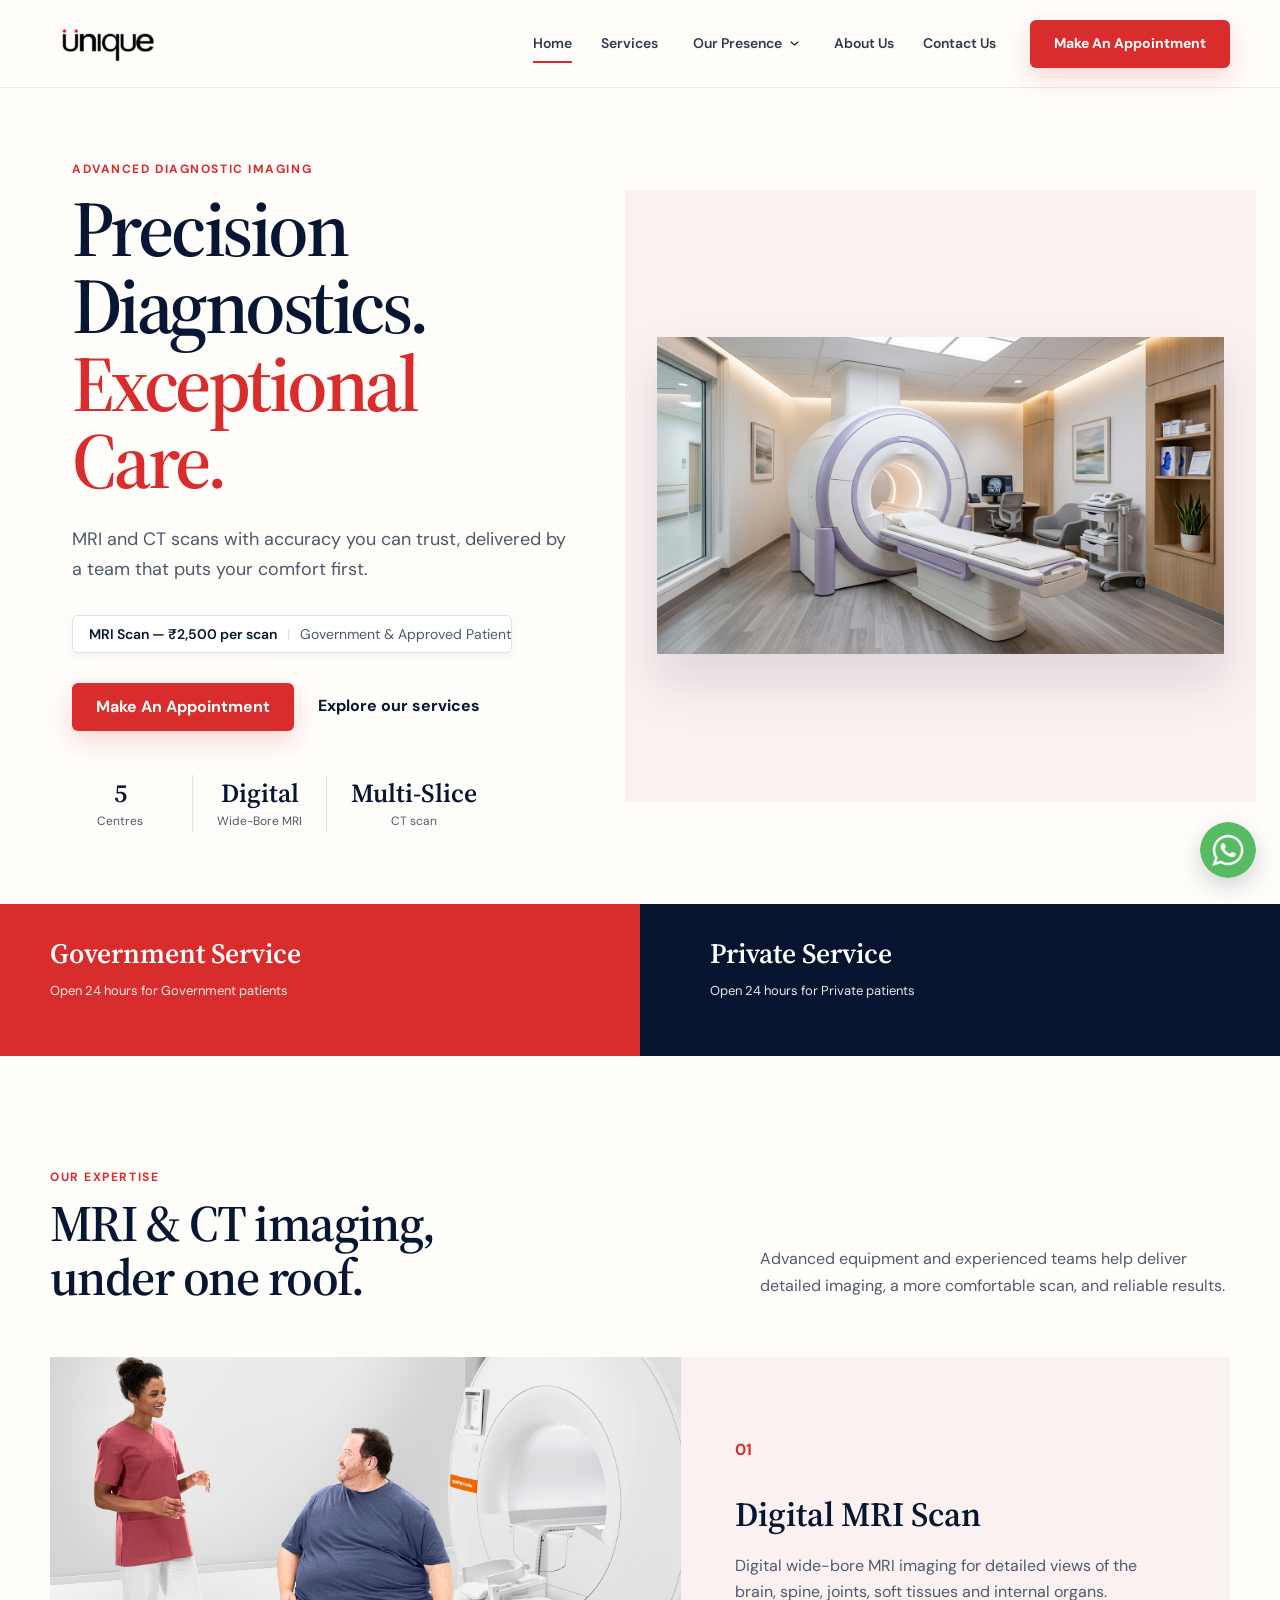
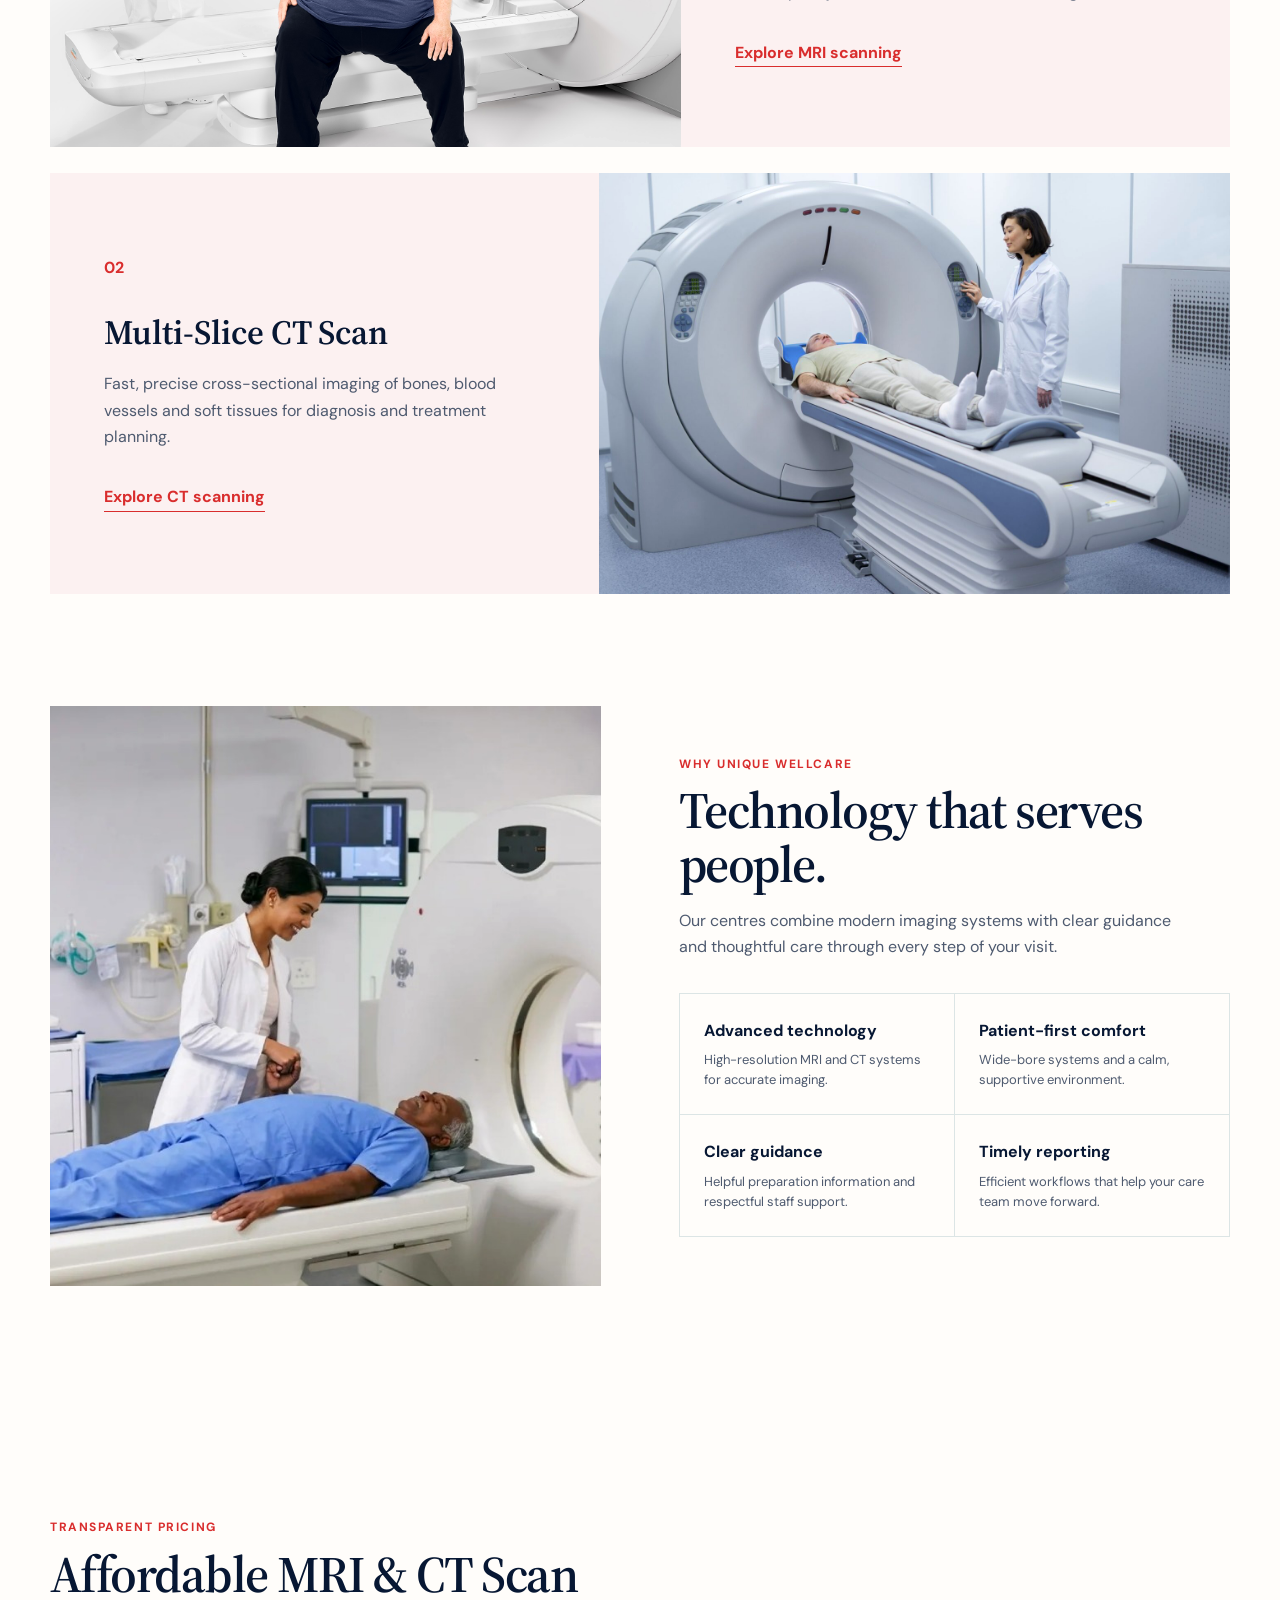
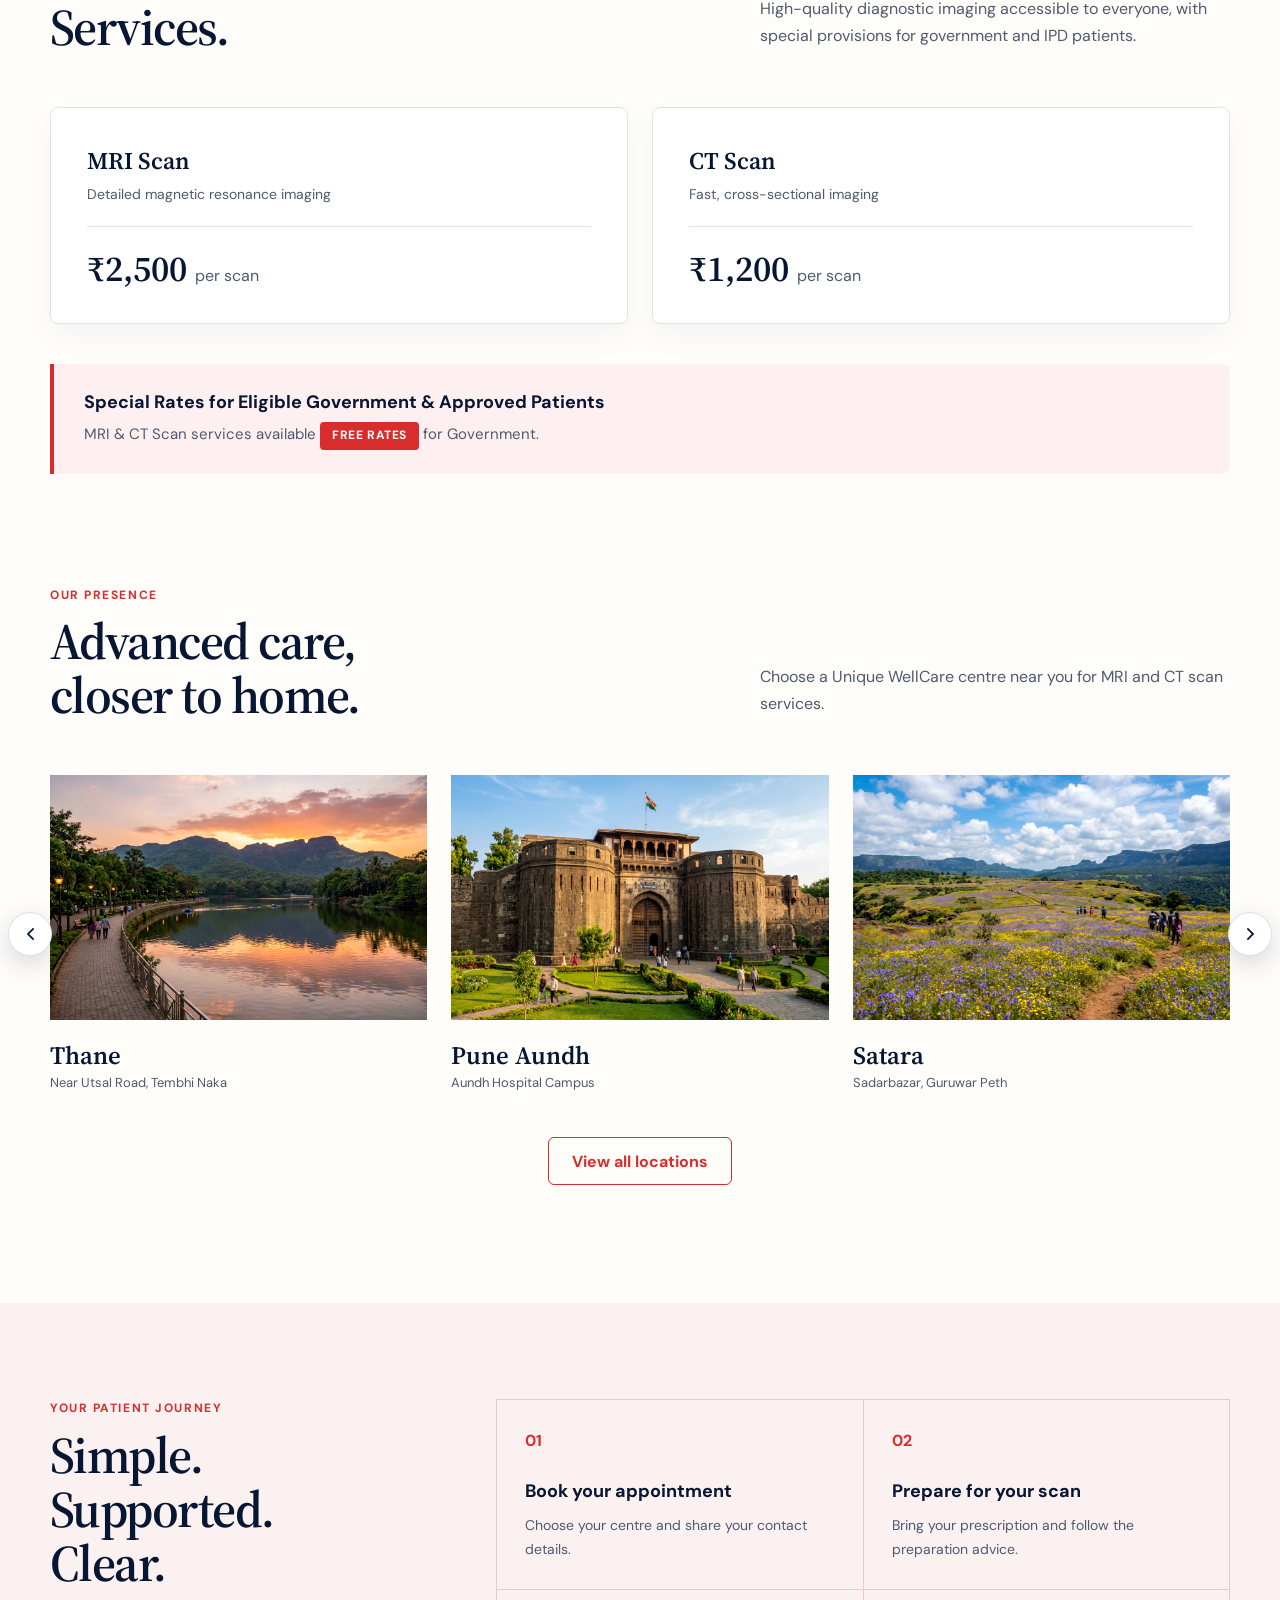
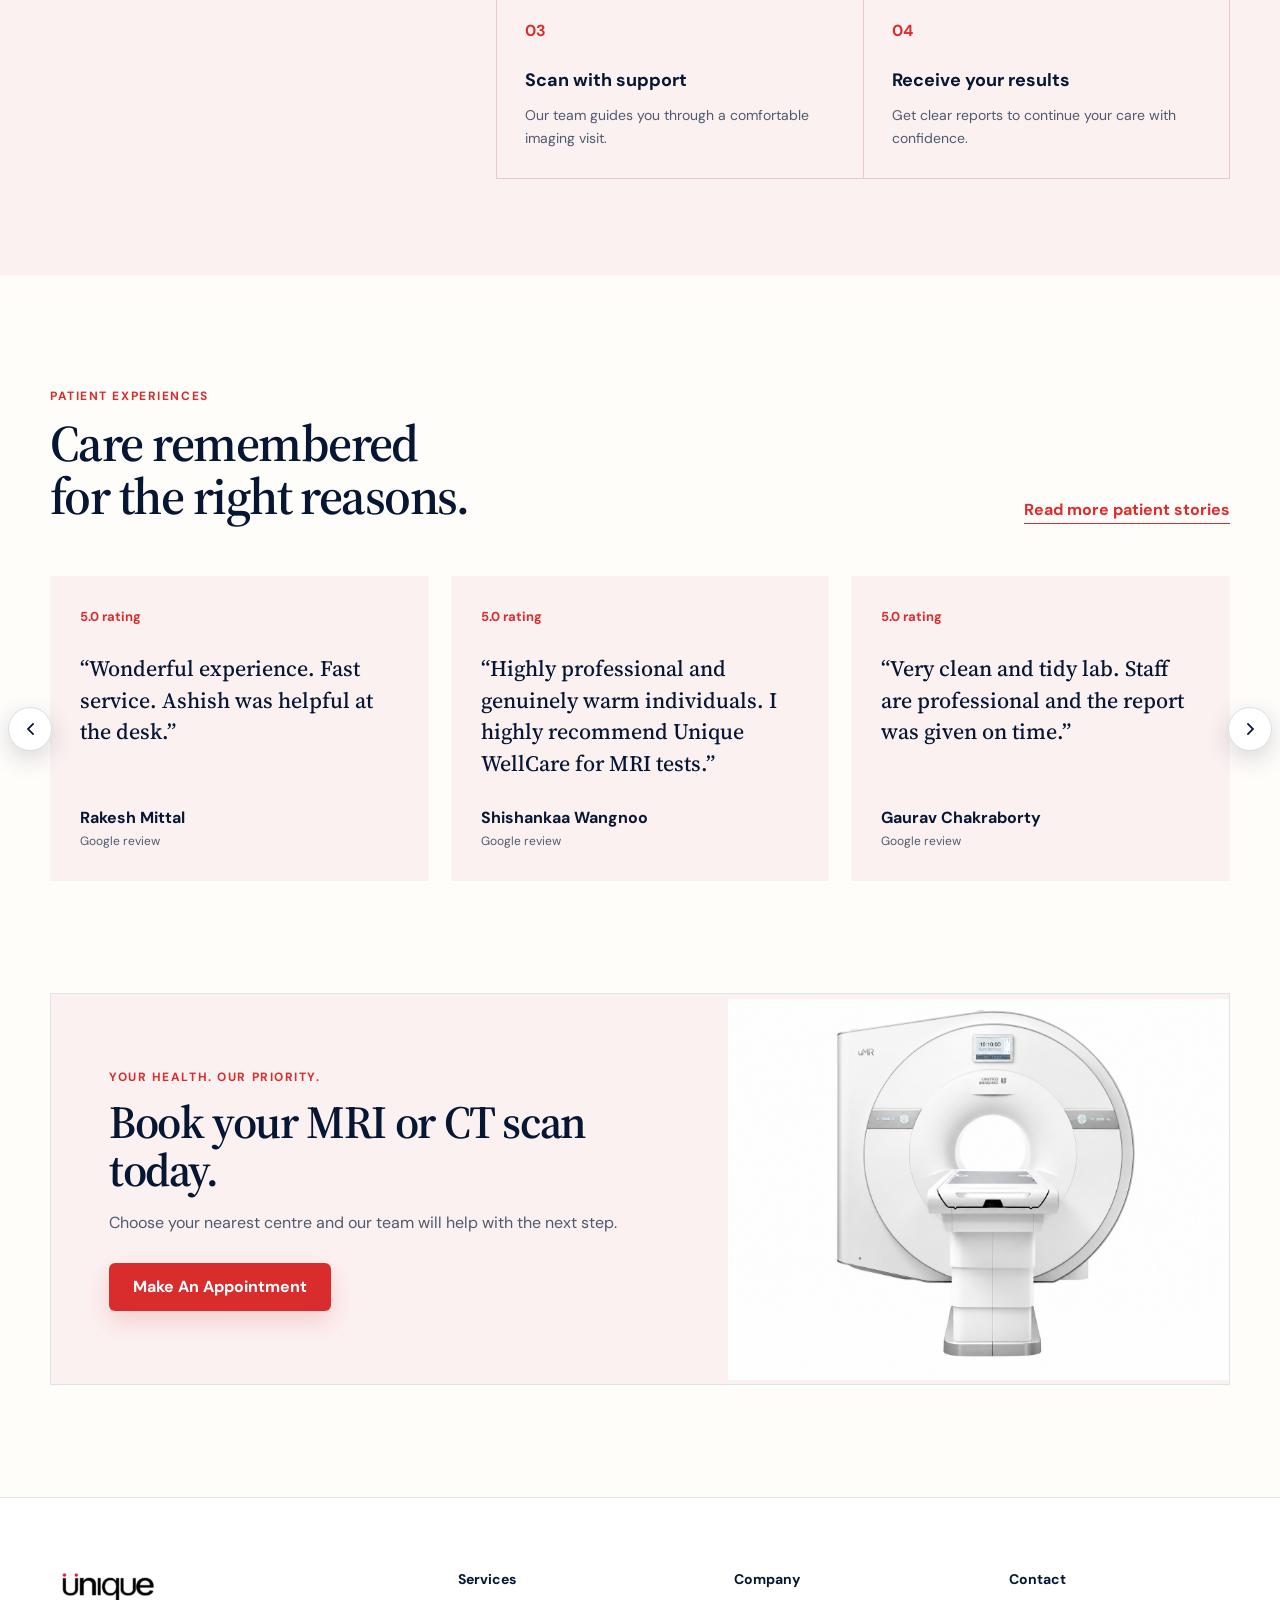
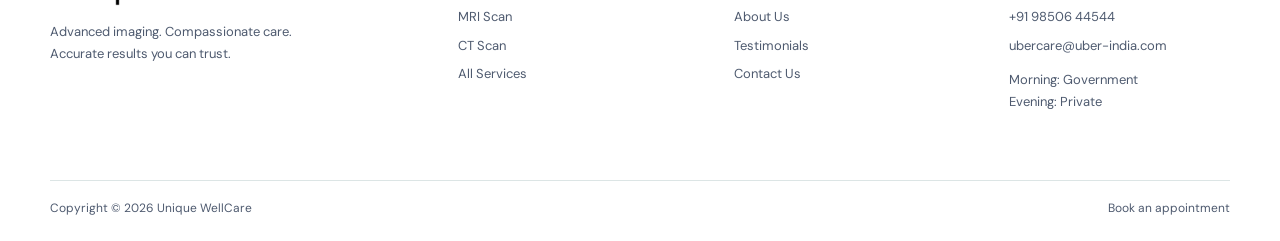
<file: index.html>
<!doctype html>
<html lang="en">
<head>
  <meta charset="utf-8">
  <meta name="viewport" content="width=device-width,initial-scale=1">
  <meta name="description" content="Unique WellCare provides advanced MRI and CT scan services across Maharashtra with government service in the morning and private service in the evening.">
  <title>Unique WellCare | Advanced MRI & CT Imaging</title>
  <link rel="icon" type="image/png" href="assets/favicon.png?v=10.0">
  <link rel="preconnect" href="https://fonts.googleapis.com">
  <link rel="preconnect" href="https://fonts.gstatic.com" crossorigin>
  <link href="https://fonts.googleapis.com/css2?family=DM+Sans:wght@400;500;600;700&family=Source+Serif+4:wght@500;600&display=swap" rel="stylesheet">
  <link rel="stylesheet" href="styles.css?v=10.0">
  <link rel="stylesheet" href="animations.css?v=10.0">
  <link rel="stylesheet" href="reviews.css?v=10.0">
</head>
<body>
  <a class="skip-link" href="#content">Skip to content</a>  

  <header class="site-header">
    <a class="brand" href="./" aria-label="Unique WellCare home"><img src="assets/logo.webp" alt="Unique WellCare"></a>
    <button class="menu-button" type="button" aria-expanded="false" aria-controls="main-navigation"><span></span><span></span><span></span><em>Main menu</em></button>
    <nav id="main-navigation" class="main-nav" aria-label="Main navigation">
      <a class="active" href="./">Home</a>
      <a href="services/">Services</a>
      <div class="presence">
        <button type="button" aria-expanded="false">Our Presence <img class="nav-arrow" src="assets/chevron.svg" alt=""></button>
        <div class="presence-menu">
          <a href="ratnagiri/">Ratnagiri</a><a href="satara/">Satara</a><a href="alibaug/">Alibaug</a><a href="thane/">Thane</a><a href="pune-aundh/">Pune Aundh</a>
        </div>
      </div>
      <a href="about-us/">About Us</a>
      <a href="contact-us/">Contact Us</a>
      <a class="button header-cta" href="book-an-appointment/">Make An Appointment</a>
    </nav>
  </header>

  <main id="content">
    <section class="home-hero">
      <div class="home-hero-copy">
        <p class="eyebrow">Advanced diagnostic imaging</p>
        <h1>Precision Diagnostics. <span>Exceptional Care.</span></h1>
        <p class="hero-lead">MRI and CT scans with accuracy you can trust, delivered by a team that puts your comfort first.</p>
        <div class="hero-pricing-slider">
          <div class="slider-track">
            <div class="slide-msg"><strong>MRI<span class="hide-mobile"> Scan</span> — ₹2,500<span class="hide-mobile"> per scan</span></strong> <span class="divider">|</span> Government &amp; Approved Patients — <span class="free-text">FREE</span></div>
            <div class="slide-msg"><strong>CT<span class="hide-mobile"> Scan</span> — ₹1,200<span class="hide-mobile"> per scan</span></strong> <span class="divider">|</span> Government &amp; Approved Patients — <span class="free-text">FREE</span></div>
            <div class="slide-msg"><strong>MRI<span class="hide-mobile"> Scan</span> — ₹2,500<span class="hide-mobile"> per scan</span></strong> <span class="divider">|</span> Government &amp; Approved Patients — <span class="free-text">FREE</span></div>
          </div>
        </div>
        <div class="hero-actions"><a class="button" href="book-an-appointment/">Make An Appointment</a><a class="text-link" href="services/">Explore our services</a></div>
        <dl class="hero-trust"><div><dt>5</dt><dd>Centres</dd></div><div><dt>Digital</dt><dd>Wide-Bore MRI</dd></div><div><dt>Multi-Slice</dt><dd>CT scan</dd></div></dl>
      </div>
      <div class="home-hero-media"><img src="assets/hero-scanner.jpg" alt="Advanced MRI scanner at Unique WellCare"></div>
    </section>

    <section class="service-schedule" aria-labelledby="schedule-heading">
      <h2 id="schedule-heading" class="sr-only">Service schedule</h2>
      <article class="schedule-block morning"><h3>Government Service</h3><span>Open 24 hours for Government patients</span></article>
      <article class="schedule-block evening"><h3>Private Service</h3><span>Open 24 hours for Private patients</span></article>
    </section>

    <section class="section services-intro">
      <div class="section-heading"><div><p class="eyebrow">Our expertise</p><h2>MRI &amp; CT imaging,<br>under one roof.</h2></div><p>Advanced equipment and experienced teams help deliver detailed imaging, a more comfortable scan, and reliable results.</p></div>
      <div class="service-feature-grid">
        <article class="service-feature"><img src="assets/mri-service.jpg" alt="Patient preparing for an MRI scan"><div><p class="service-number">01</p><h3>Digital MRI Scan</h3><p>Digital wide-bore MRI imaging for detailed views of the brain, spine, joints, soft tissues and internal organs.</p><a class="text-link" href="mri-scan/">Explore MRI scanning</a></div></article>
        <article class="service-feature reverse"><img src="assets/ct-service.jpg" alt="Patient undergoing a CT scan"><div><p class="service-number">02</p><h3>Multi-Slice CT Scan</h3><p>Fast, precise cross-sectional imaging of bones, blood vessels and soft tissues for diagnosis and treatment planning.</p><a class="text-link" href="ct-scan/">Explore CT scanning</a></div></article>
      </div>
    </section>

    <section class="section trust-section">
      <div class="trust-image"><img src="assets/lab-interior-hd.png" alt="Clean diagnostic imaging facility at Unique WellCare"></div>
      <div class="trust-copy"><p class="eyebrow">Why Unique WellCare</p><h2>Technology that serves people.</h2><p>Our centres combine modern imaging systems with clear guidance and thoughtful care through every step of your visit.</p><div class="trust-list"><article><h3>Advanced technology</h3><p>High-resolution MRI and CT systems for accurate imaging.</p></article><article><h3>Patient-first comfort</h3><p>Wide-bore systems and a calm, supportive environment.</p></article><article><h3>Clear guidance</h3><p>Helpful preparation information and respectful staff support.</p></article><article><h3>Timely reporting</h3><p>Efficient workflows that help your care team move forward.</p></article></div></div>
    </section>
    <section class="section pricing-intro page-section" id="pricing">
      <div class="section-heading">
        <div>
          <p class="eyebrow">Transparent pricing</p>
          <h2>Affordable MRI &amp; CT Scan Services.</h2>
        </div>
        <p>High-quality diagnostic imaging accessible to everyone, with special provisions for government and IPD patients.</p>
      </div>
      <div class="pricing-grid">
        <div class="price-card">
          <div class="price-card-header">
            <div>
              <h3>MRI Scan</h3>
              <p>Detailed magnetic resonance imaging</p>
            </div>
          </div>
          <div class="price-amount">₹2,500 <small>per scan</small></div>
        </div>
        <div class="price-card">
          <div class="price-card-header">
            <div>
              <h3>CT Scan</h3>
              <p>Fast, cross-sectional imaging</p>
            </div>
          </div>
          <div class="price-amount">₹1,200 <small>per scan</small></div>
        </div>
      </div>
      <div class="special-rates-banner">
        <div>
          <h3>Special Rates for Eligible Government &amp; Approved Patients</h3>
          <p>MRI &amp; CT Scan services available <span class="free-badge">FREE Rates</span> for Government.</p>
        </div>
      </div>
    </section>

    <section class="section locations-section">
      <div class="section-heading"><div><p class="eyebrow">Our presence</p><h2>Advanced care,<br>closer to home.</h2></div><p>Choose a Unique WellCare centre near you for MRI and CT scan services.</p></div>
      <div class="location-carousel" data-location-carousel>
        <div class="location-viewport">
          <div class="location-track">
            <a class="location-card" href="thane/"><img src="assets/thane-landmark.jpg" alt="Thane centre"><span>Thane</span><small>Near Utsal Road, Tembhi Naka</small></a>
            <a class="location-card" href="pune-aundh/"><img src="assets/pune-landmark.jpg" alt="Pune Aundh centre"><span>Pune Aundh</span><small>Aundh Hospital Campus</small></a>
            <a class="location-card" href="satara/"><img src="assets/satara-landmark.jpg" alt="Satara centre"><span>Satara</span><small>Sadarbazar, Guruwar Peth</small></a>
            <a class="location-card" href="ratnagiri/"><img src="assets/ratnagiri-landmark.jpg" alt="Ratnagiri centre"><span>Ratnagiri</span><small>Behind Civil Hospital, Rajiwada</small></a>
            <a class="location-card" href="alibaug/"><img src="assets/alibaug-landmark.jpg" alt="Alibaug centre"><span>Alibaug</span><small>Civil Hospital, Alibag Beach Road</small></a>
          </div>
        </div>
        <button class="review-arrow review-prev" aria-label="Previous locations"><img src="assets/chevron.svg" alt=""></button>
        <button class="review-arrow review-next" aria-label="Next locations"><img src="assets/chevron.svg" alt=""></button>
      </div>
      <div class="center-action"><a class="outline-button" href="contact-us/">View all locations</a></div>
    </section>

    <section class="patient-journey">
      <div class="section"><div class="journey-heading"><p class="eyebrow">Your patient journey</p><h2>Simple. Supported.<br>Clear.</h2></div><ol class="journey-steps"><li><span>01</span><h3>Book your appointment</h3><p>Choose your centre and share your contact details.</p></li><li><span>02</span><h3>Prepare for your scan</h3><p>Bring your prescription and follow the preparation advice.</p></li><li><span>03</span><h3>Scan with support</h3><p>Our team guides you through a comfortable imaging visit.</p></li><li><span>04</span><h3>Receive your results</h3><p>Get clear reports to continue your care with confidence.</p></li></ol></div>
    </section>

    <section class="section testimonials" aria-labelledby="reviews-title">
      <div class="section-heading"><div><p class="eyebrow">Patient experiences</p><h2 id="reviews-title">Care remembered<br>for the right reasons.</h2></div><a class="text-link" href="testimonial/">Read more patient stories</a></div>
      <div class="review-carousel" data-review-carousel>
        <button class="review-arrow review-prev" type="button" aria-label="Previous review"><img src="assets/chevron.svg" alt=""></button>
        <div class="review-viewport"><div class="review-track">
          <article class="review-card"><p class="review-rating">5.0 rating</p><blockquote>“Wonderful experience. Fast service. Ashish was helpful at the desk.”</blockquote><footer><strong>Rakesh Mittal</strong><span>Google review</span></footer></article>
          <article class="review-card"><p class="review-rating">5.0 rating</p><blockquote>“Highly professional and genuinely warm individuals. I highly recommend Unique WellCare for MRI tests.”</blockquote><footer><strong>Shishankaa Wangnoo</strong><span>Google review</span></footer></article>
          <article class="review-card"><p class="review-rating">5.0 rating</p><blockquote>“Very clean and tidy lab. Staff are professional and the report was given on time.”</blockquote><footer><strong>Gaurav Chakraborty</strong><span>Google review</span></footer></article>
          <article class="review-card"><p class="review-rating">5.0 rating</p><blockquote>“Very caring. Patients need this cooperation and the entire staff is helpful.”</blockquote><footer><strong>Surendra Parmar</strong><span>Google review</span></footer></article>
        </div></div>
        <button class="review-arrow review-next" type="button" aria-label="Next review"><img src="assets/chevron.svg" alt=""></button>
      </div>
    </section>

    <section class="section final-cta"><div><p class="eyebrow">Your health. Our priority.</p><h2>Book your MRI or CT scan today.</h2><p>Choose your nearest centre and our team will help with the next step.</p><a class="button" href="book-an-appointment/">Make An Appointment</a></div><img src="assets/mri-hd.png" alt="Unique WellCare MRI scanner"></section>
  </main>

  <footer class="site-footer"><div class="footer-grid"><div><img src="assets/logo.webp" alt="Unique WellCare"><p>Advanced imaging. Compassionate care. Accurate results you can trust.</p></div><div><h2>Services</h2><a href="mri-scan/">MRI Scan</a><a href="ct-scan/">CT Scan</a><a href="services/">All Services</a></div><div><h2>Company</h2><a href="about-us/">About Us</a><a href="testimonial/">Testimonials</a><a href="contact-us/">Contact Us</a></div><div><h2>Contact</h2><a href="tel:+919850644544">+91 98506 44544</a><a href="mailto:ubercare@uber-india.com">ubercare@uber-india.com</a><p>Morning: Government<br>Evening: Private</p></div></div><div class="footer-bottom"><span>Copyright © <span id="year">2026</span> Unique WellCare</span><a href="book-an-appointment/">Book an appointment</a></div></footer>
  <a class="whatsapp" href="https://wa.me/919850644544" aria-label="Chat with Unique WellCare on WhatsApp"><img src="assets/whatapp%20icon.png" alt=""></a>
  <script src="script.js?v=10.0"></script>
</body>
</html>
</file>
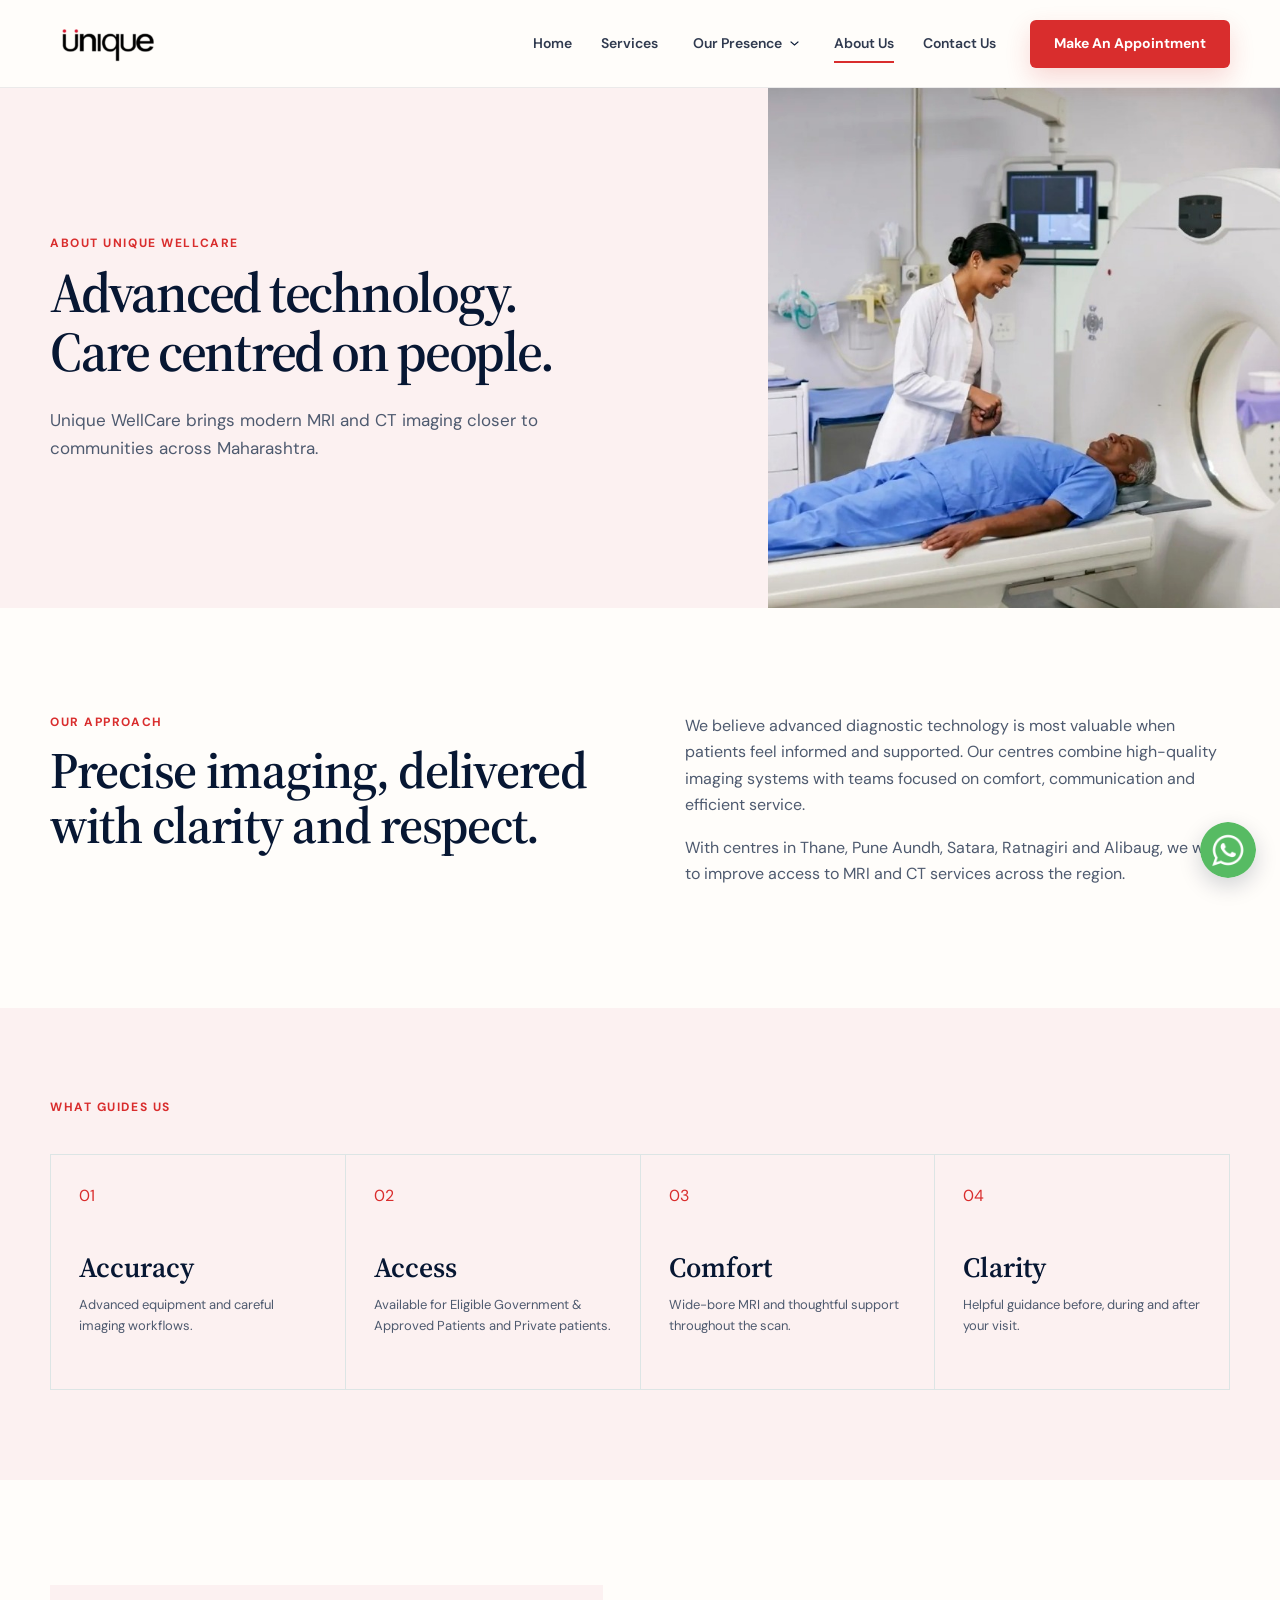
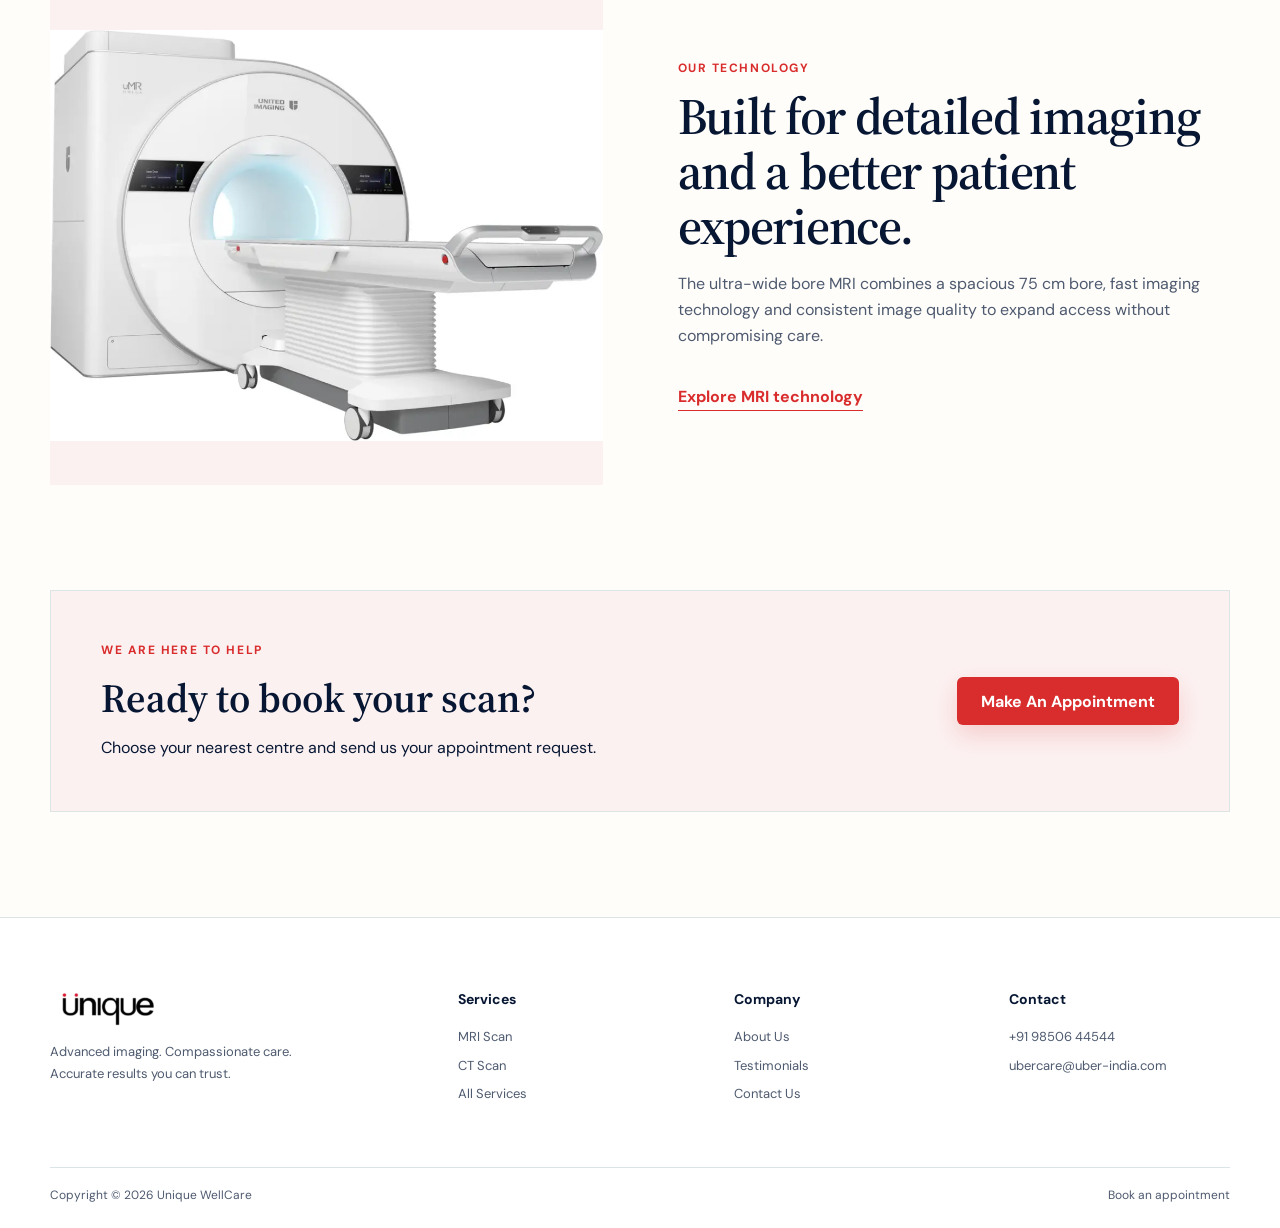
<file: about-us/index.html>
<!doctype html><html lang="en"><head><meta charset="utf-8"><meta name="viewport" content="width=device-width,initial-scale=1"><meta name="description" content="About Unique WellCare"><title>About Unique WellCare | Unique WellCare</title><link rel="icon" type="image/png" href="../assets/favicon.png?v=10.0"><link rel="preconnect" href="https://fonts.googleapis.com"><link rel="preconnect" href="https://fonts.gstatic.com" crossorigin><link href="https://fonts.googleapis.com/css2?family=DM+Sans:wght@400;500;600;700&family=Source+Serif+4:wght@500;600&display=swap" rel="stylesheet"><link rel="stylesheet" href="../styles.css?v=10.0"><link rel="stylesheet" href="../pages.css?v=10.0"></head><body data-page="about-us"><script src="../inner-page.js?v=10.0"></script><script src="../script.js?v=10.0"></script></body></html>
</file>
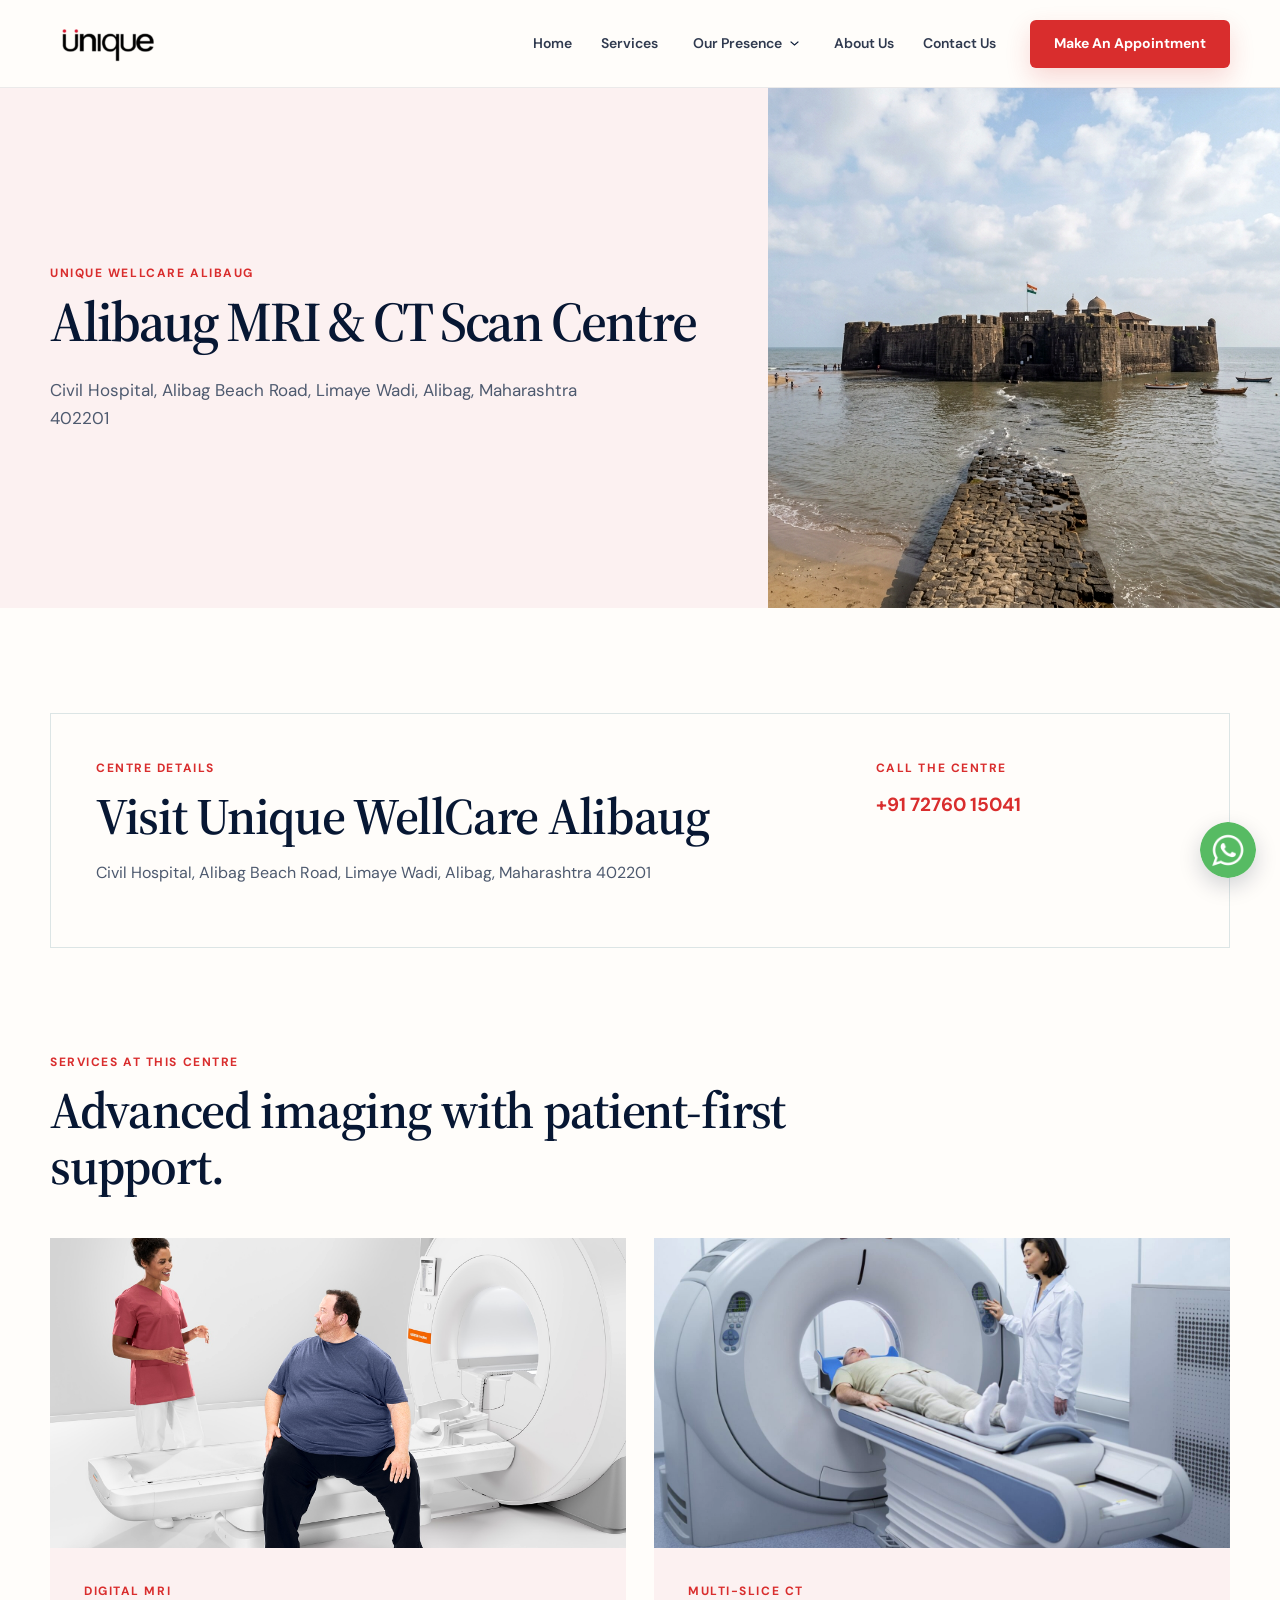
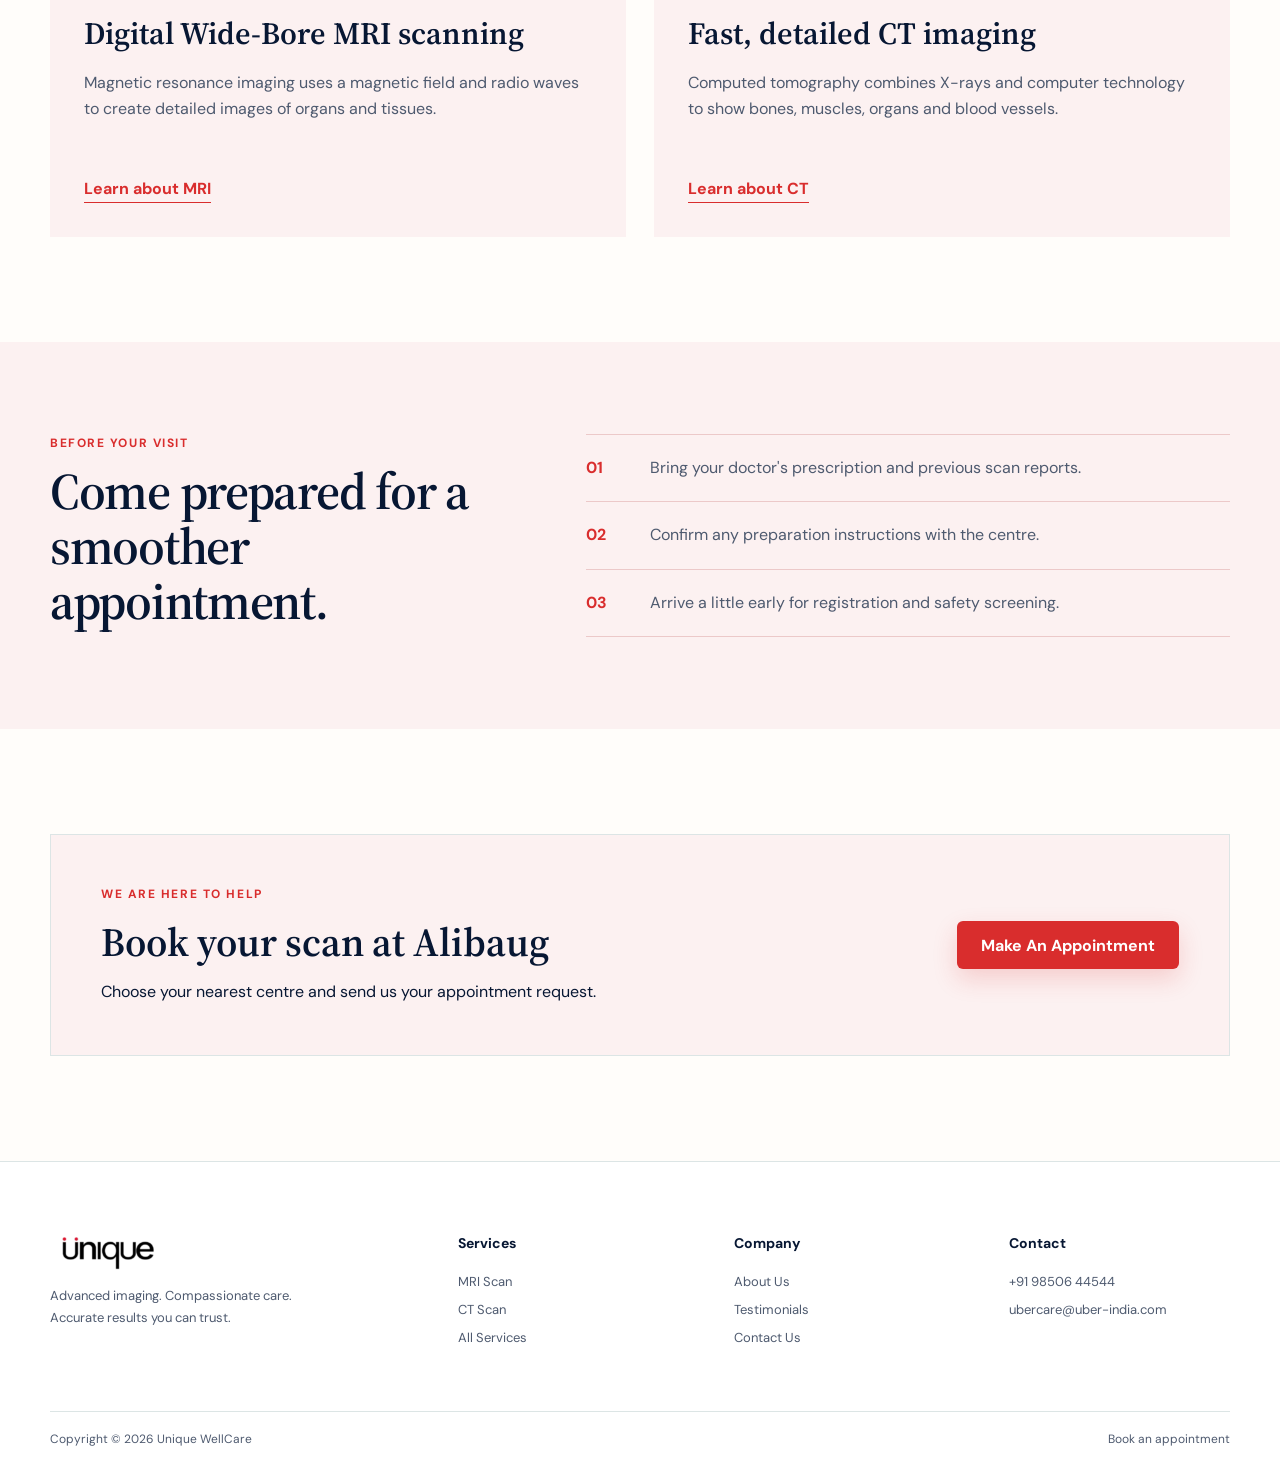
<file: alibaug/index.html>
<!doctype html><html lang="en"><head><meta charset="utf-8"><meta name="viewport" content="width=device-width,initial-scale=1"><meta name="description" content="Unique WellCare Alibaug"><title>Unique WellCare Alibaug | Unique WellCare</title><link rel="icon" type="image/png" href="../assets/favicon.png?v=10.0"><link rel="preconnect" href="https://fonts.googleapis.com"><link rel="preconnect" href="https://fonts.gstatic.com" crossorigin><link href="https://fonts.googleapis.com/css2?family=DM+Sans:wght@400;500;600;700&family=Source+Serif+4:wght@500;600&display=swap" rel="stylesheet"><link rel="stylesheet" href="../styles.css?v=10.0"><link rel="stylesheet" href="../pages.css?v=10.0"></head><body data-page="alibaug"><script src="../inner-page.js?v=10.0"></script><script src="../script.js?v=10.0"></script></body></html>
</file>
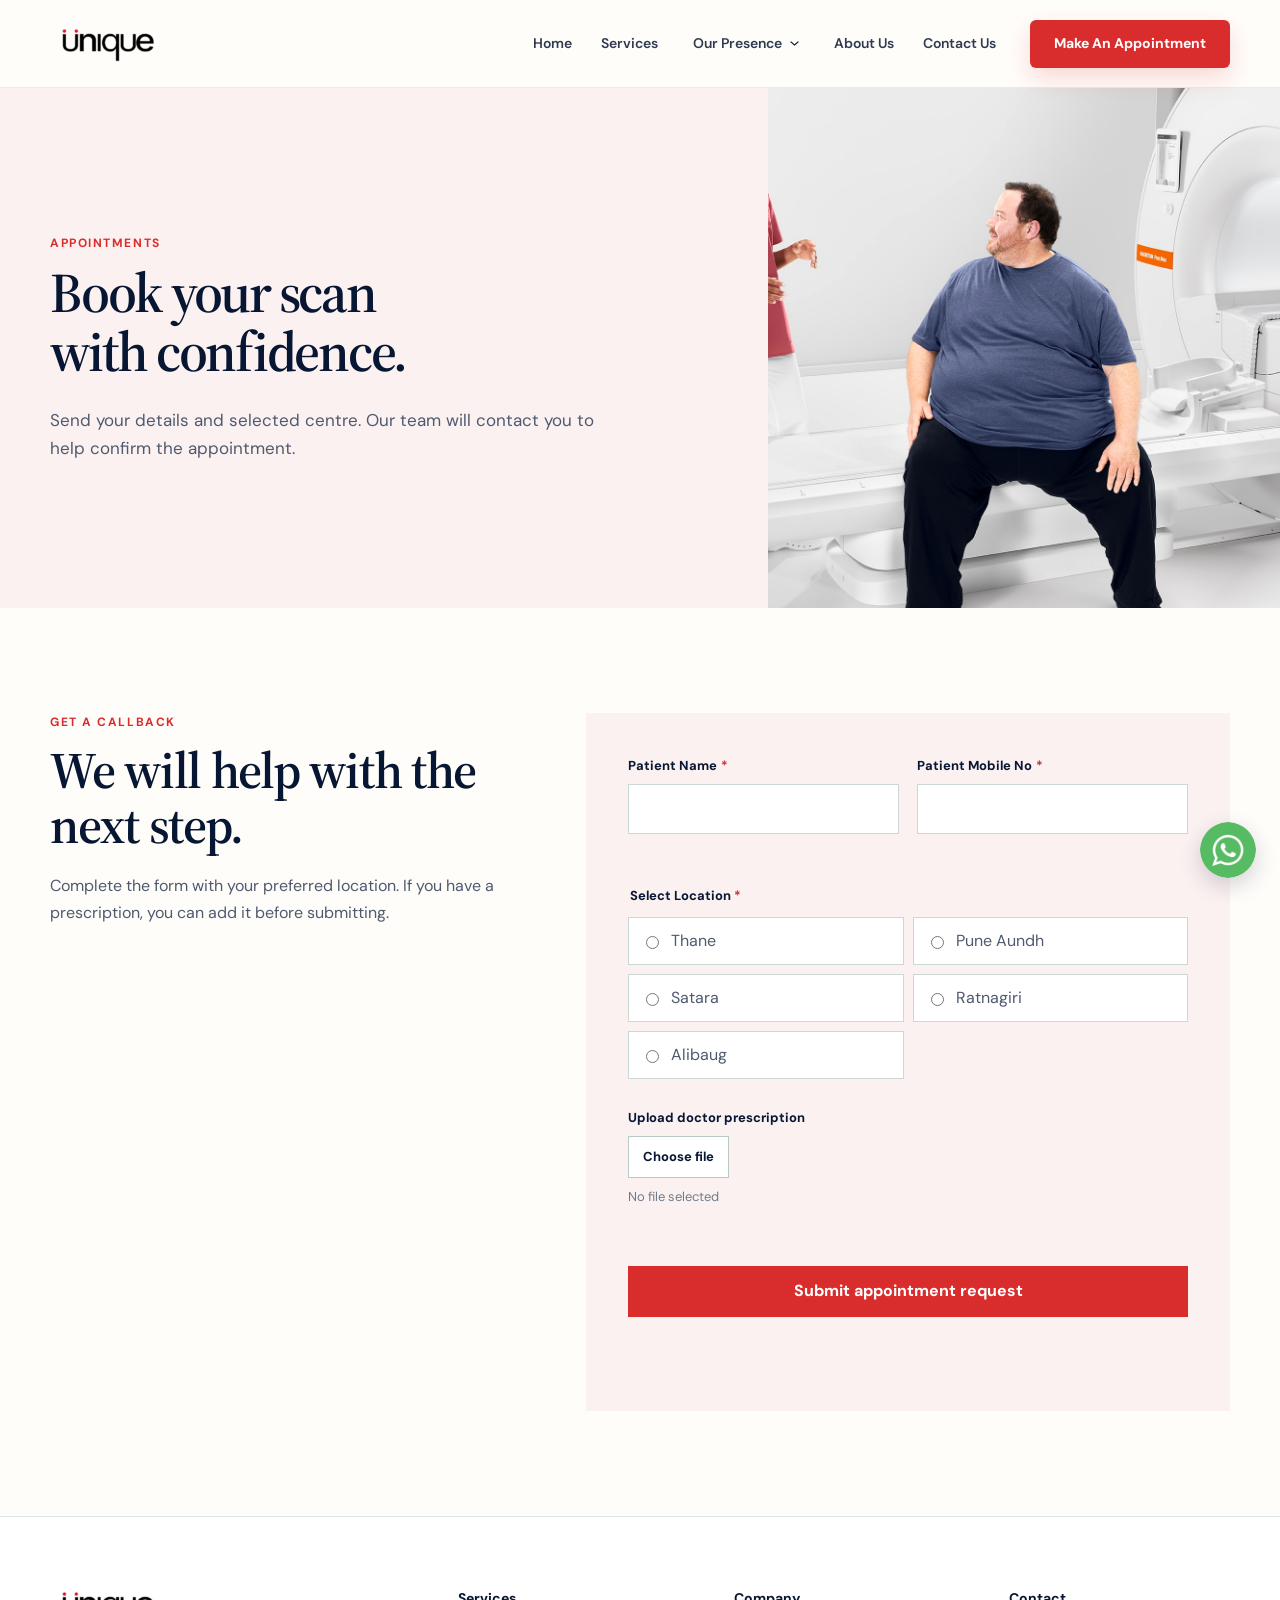
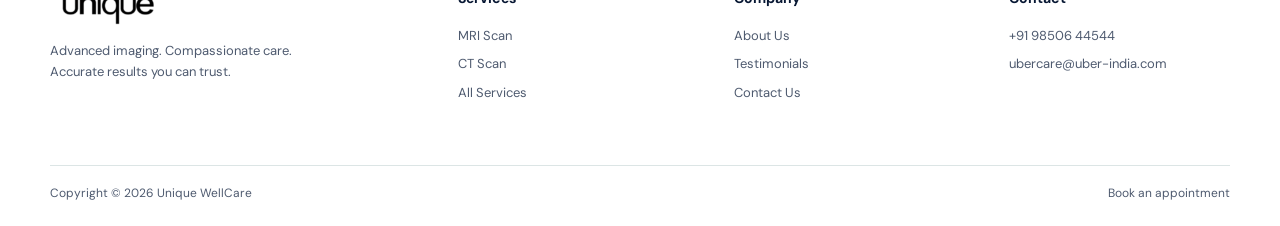
<file: book-an-appointment/index.html>
<!doctype html><html lang="en"><head><meta charset="utf-8"><meta name="viewport" content="width=device-width,initial-scale=1"><meta name="description" content="Book an Appointment"><title>Book an Appointment | Unique WellCare</title><link rel="icon" type="image/png" href="../assets/favicon.png?v=10.0"><link rel="preconnect" href="https://fonts.googleapis.com"><link rel="preconnect" href="https://fonts.gstatic.com" crossorigin><link href="https://fonts.googleapis.com/css2?family=DM+Sans:wght@400;500;600;700&family=Source+Serif+4:wght@500;600&display=swap" rel="stylesheet"><link rel="stylesheet" href="../styles.css?v=10.0"><link rel="stylesheet" href="../pages.css?v=10.0"></head><body data-page="book-an-appointment"><script src="../inner-page.js?v=10.0"></script><script src="../script.js?v=10.0"></script></body></html>
</file>
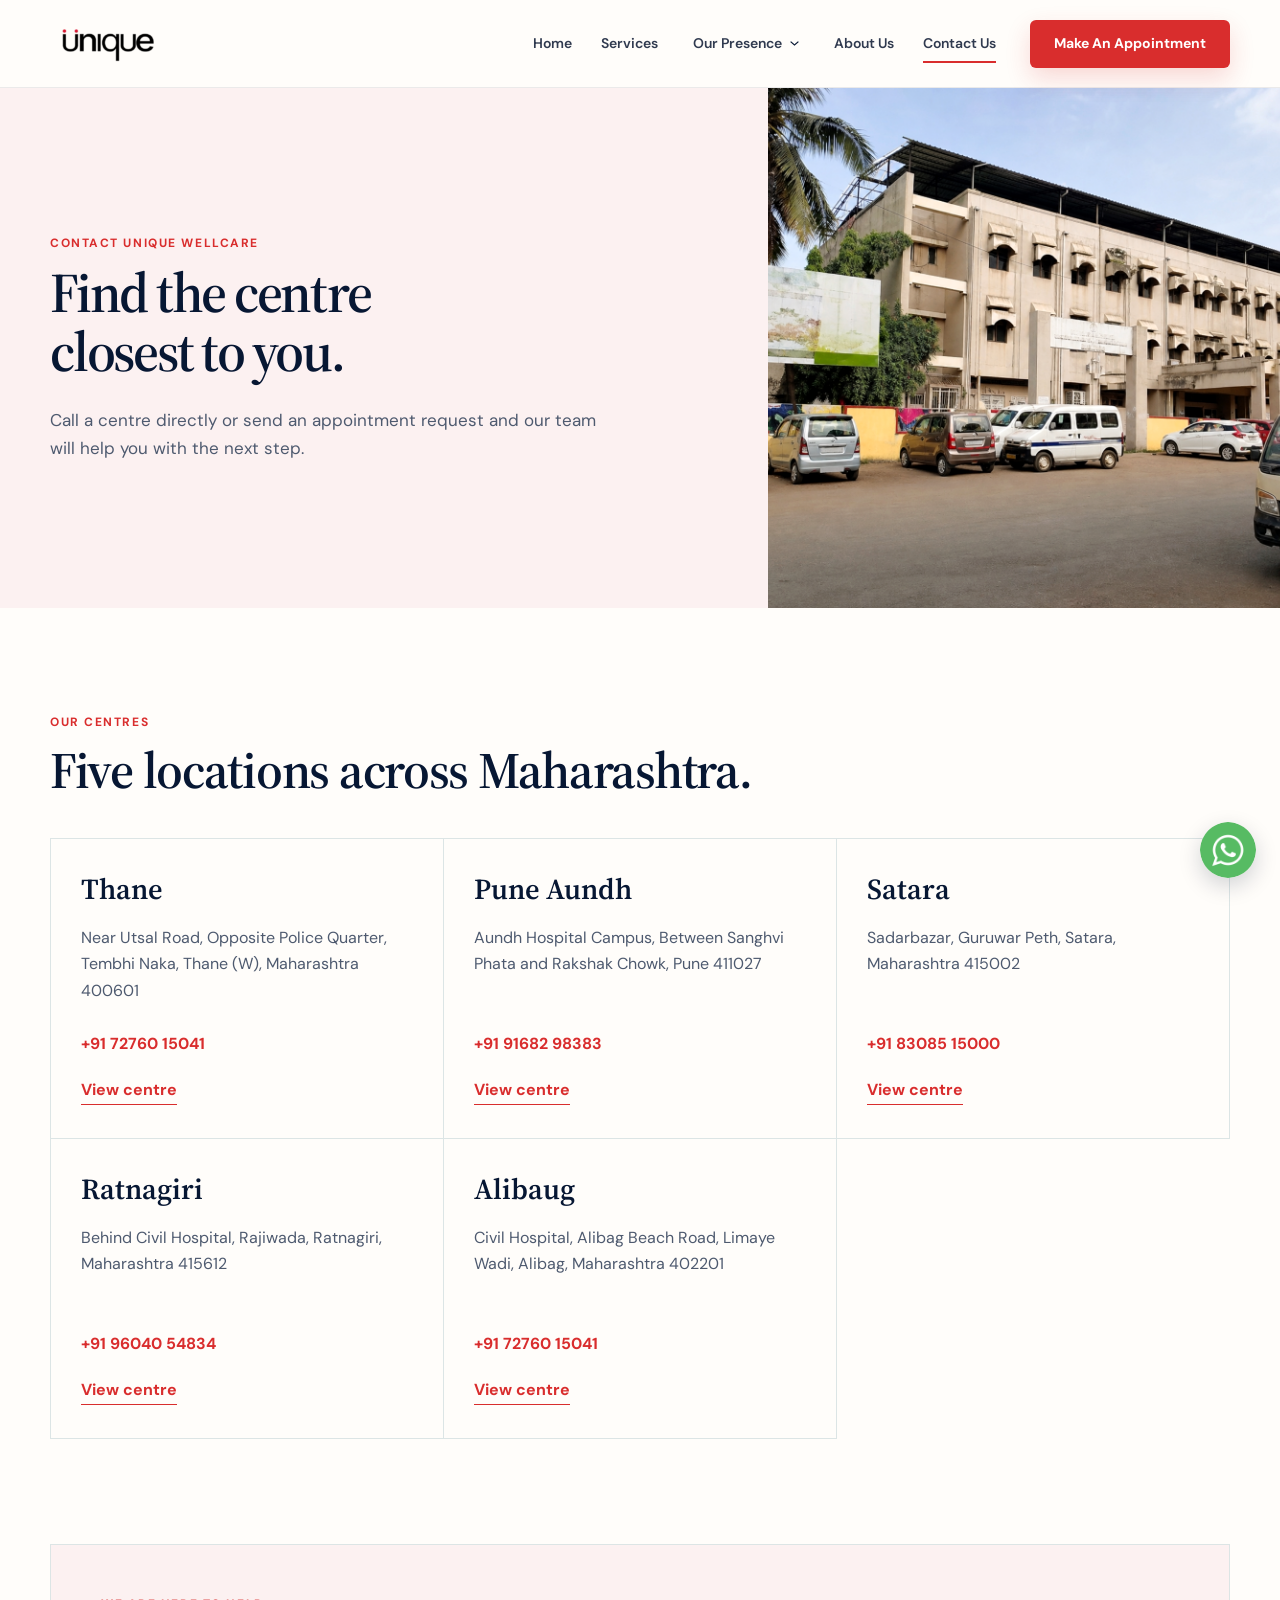
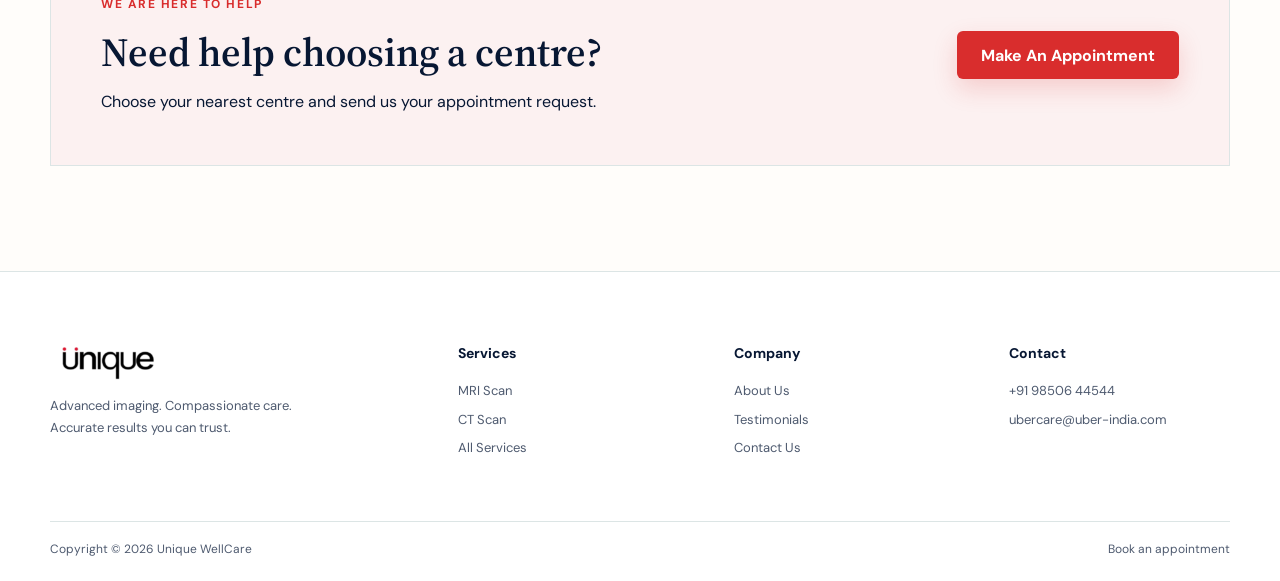
<file: contact-us/index.html>
<!doctype html><html lang="en"><head><meta charset="utf-8"><meta name="viewport" content="width=device-width,initial-scale=1"><meta name="description" content="Contact Unique WellCare"><title>Contact Unique WellCare | Unique WellCare</title><link rel="icon" type="image/png" href="../assets/favicon.png?v=10.0"><link rel="preconnect" href="https://fonts.googleapis.com"><link rel="preconnect" href="https://fonts.gstatic.com" crossorigin><link href="https://fonts.googleapis.com/css2?family=DM+Sans:wght@400;500;600;700&family=Source+Serif+4:wght@500;600&display=swap" rel="stylesheet"><link rel="stylesheet" href="../styles.css?v=10.0"><link rel="stylesheet" href="../pages.css?v=10.0"></head><body data-page="contact-us"><script src="../inner-page.js?v=10.0"></script><script src="../script.js?v=10.0"></script></body></html>
</file>
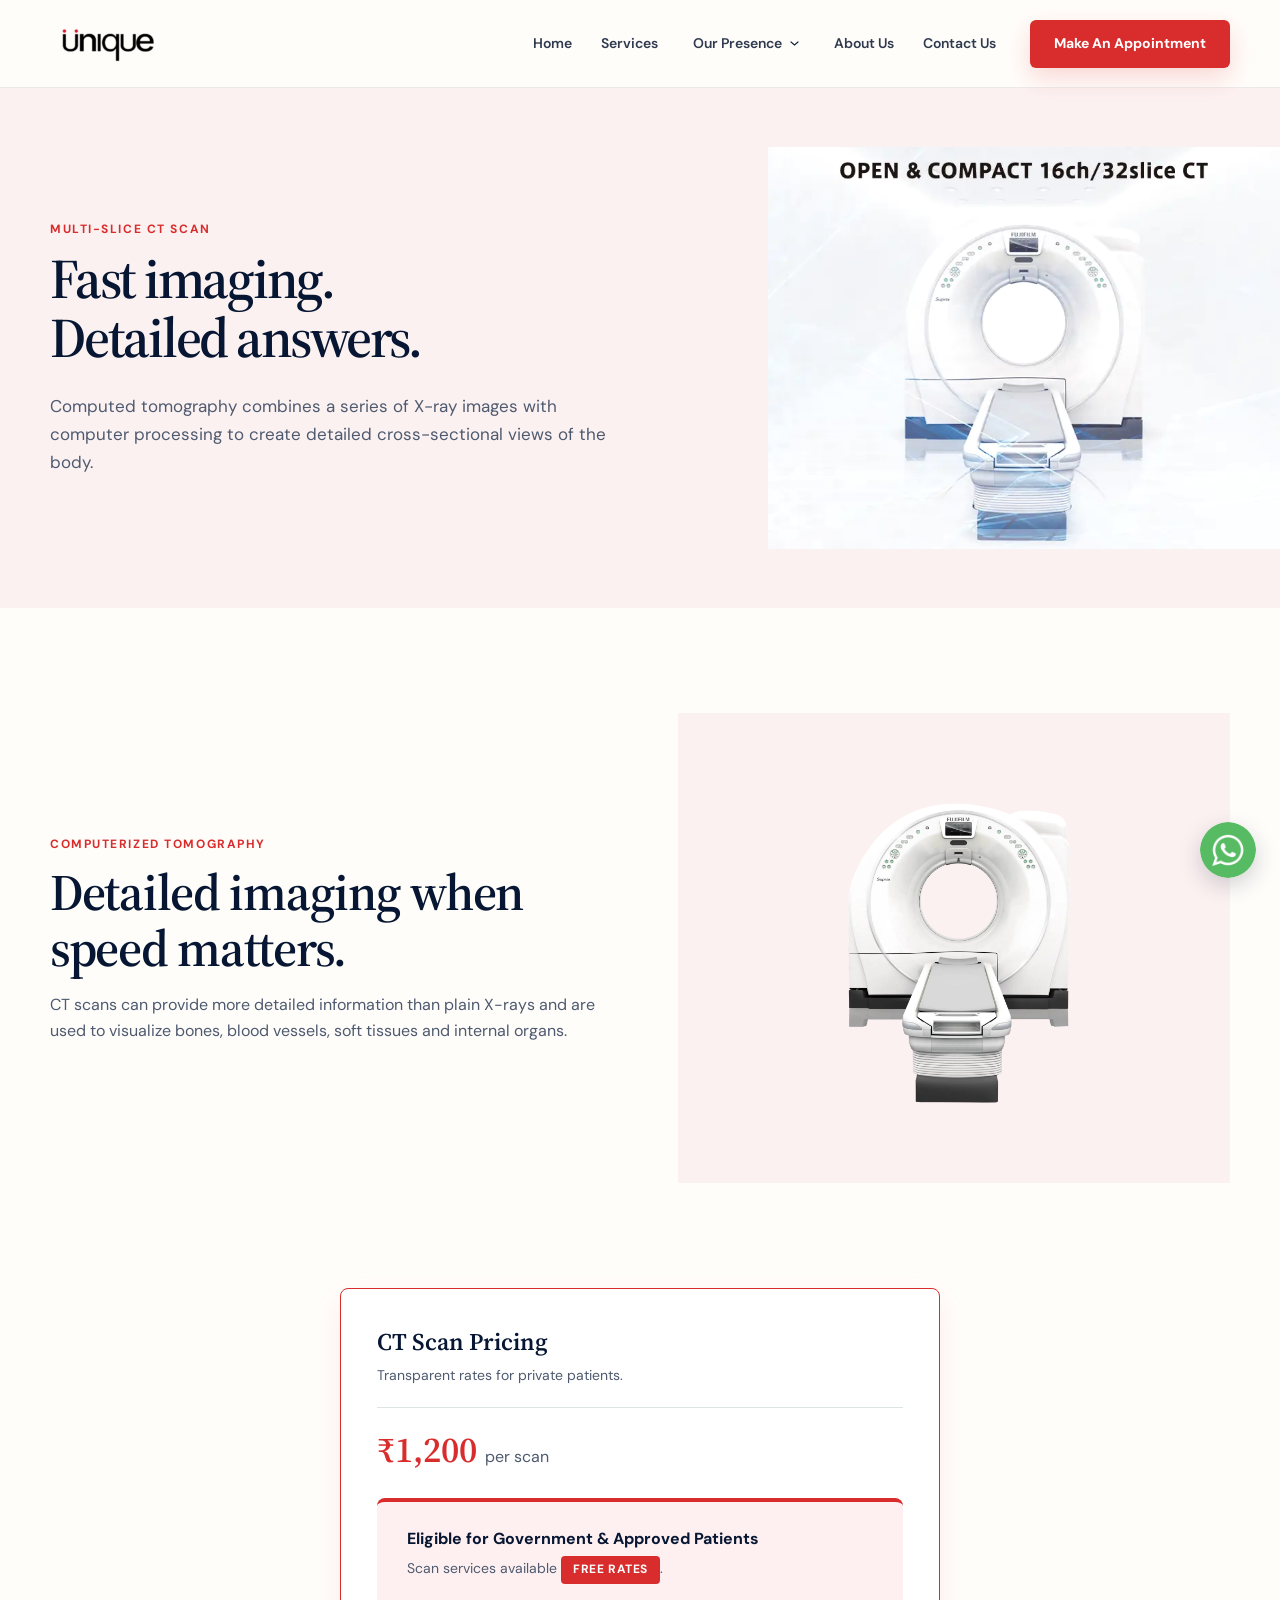
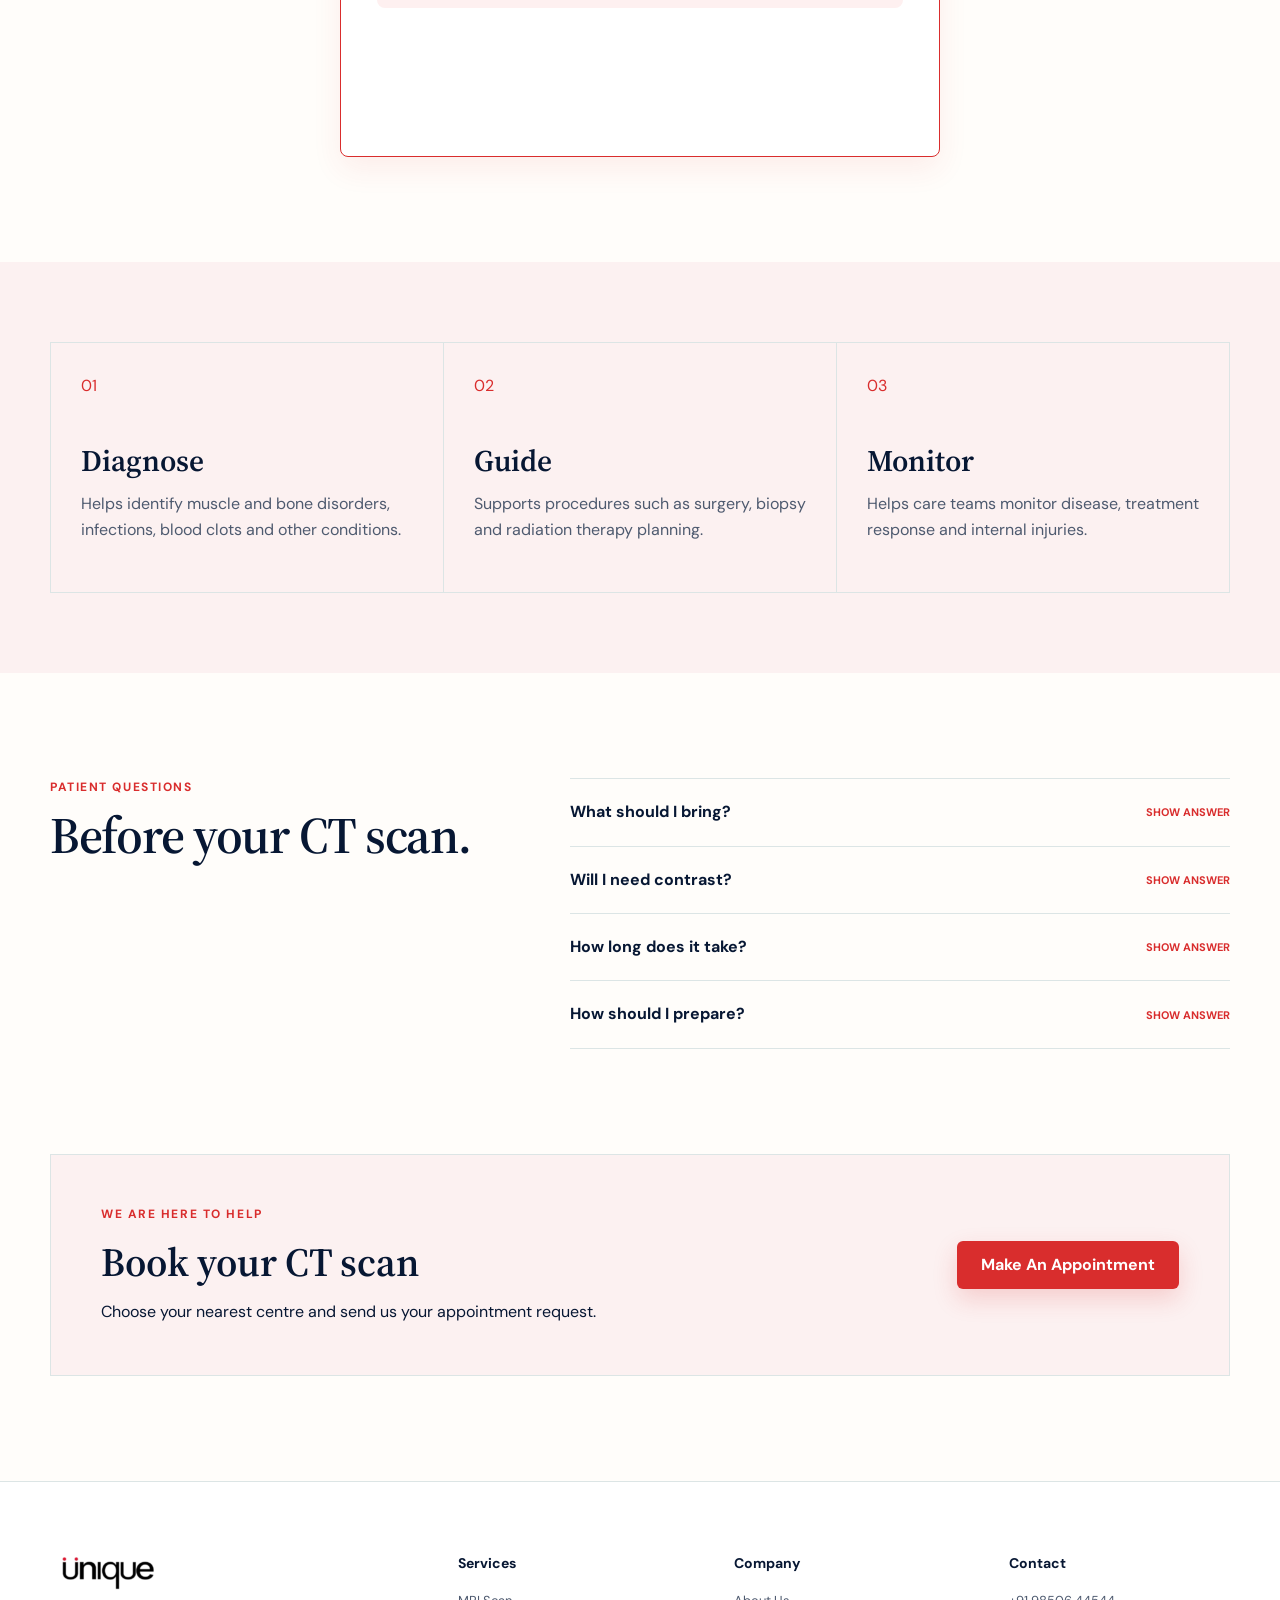
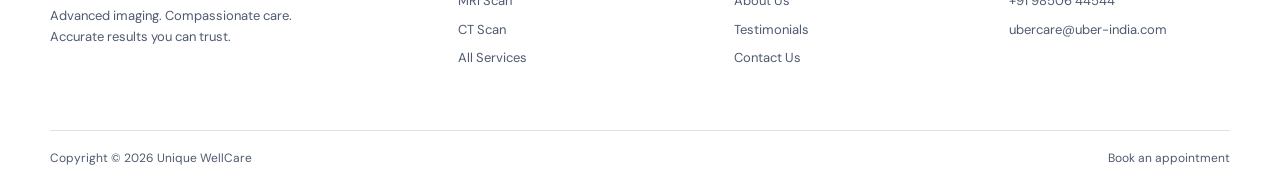
<file: ct-scan/index.html>
<!doctype html><html lang="en"><head><meta charset="utf-8"><meta name="viewport" content="width=device-width,initial-scale=1"><meta name="description" content="Multi-Slice CT Scan"><title>Multi-Slice CT Scan | Unique WellCare</title><link rel="icon" type="image/png" href="../assets/favicon.png?v=10.0"><link rel="preconnect" href="https://fonts.googleapis.com"><link rel="preconnect" href="https://fonts.gstatic.com" crossorigin><link href="https://fonts.googleapis.com/css2?family=DM+Sans:wght@400;500;600;700&family=Source+Serif+4:wght@500;600&display=swap" rel="stylesheet"><link rel="stylesheet" href="../styles.css?v=10.0"><link rel="stylesheet" href="../pages.css?v=10.0"></head><body data-page="ct-scan"><script src="../inner-page.js?v=10.0"></script><script src="../script.js?v=10.0"></script></body></html>
</file>
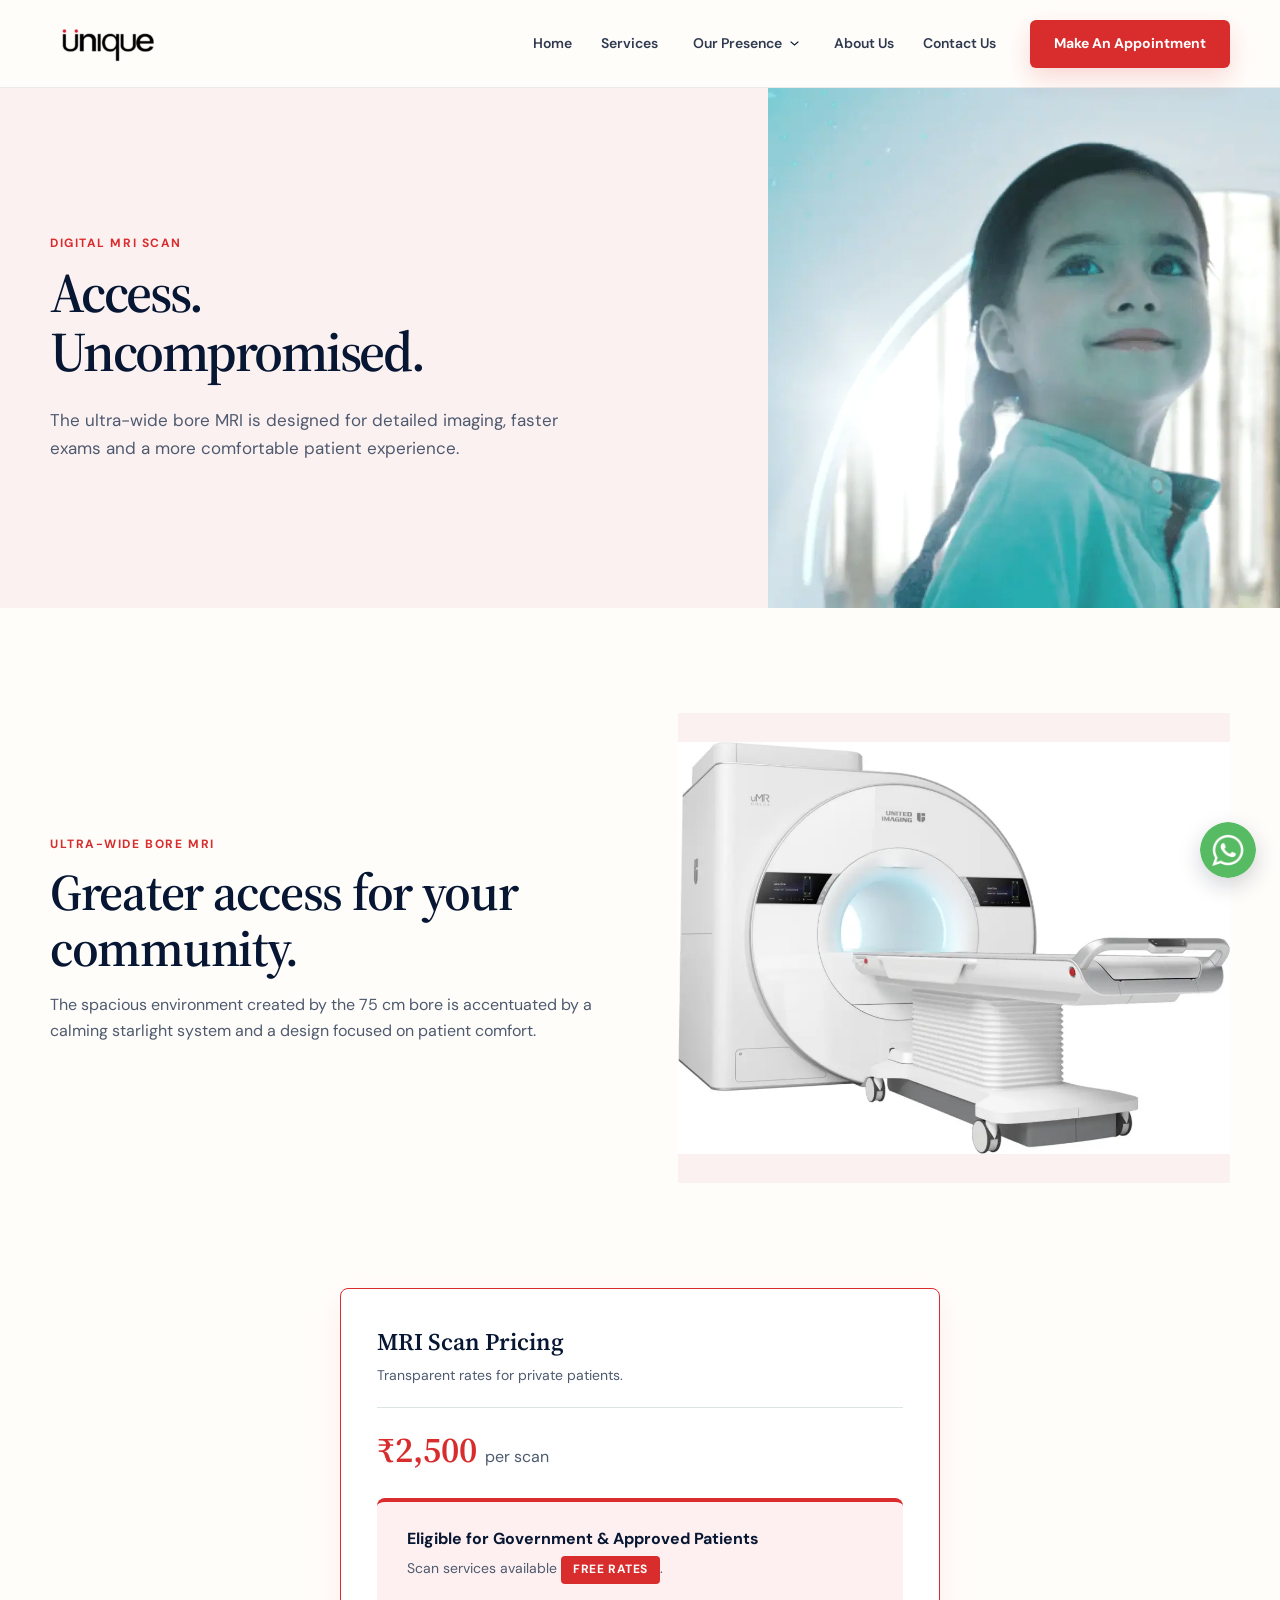
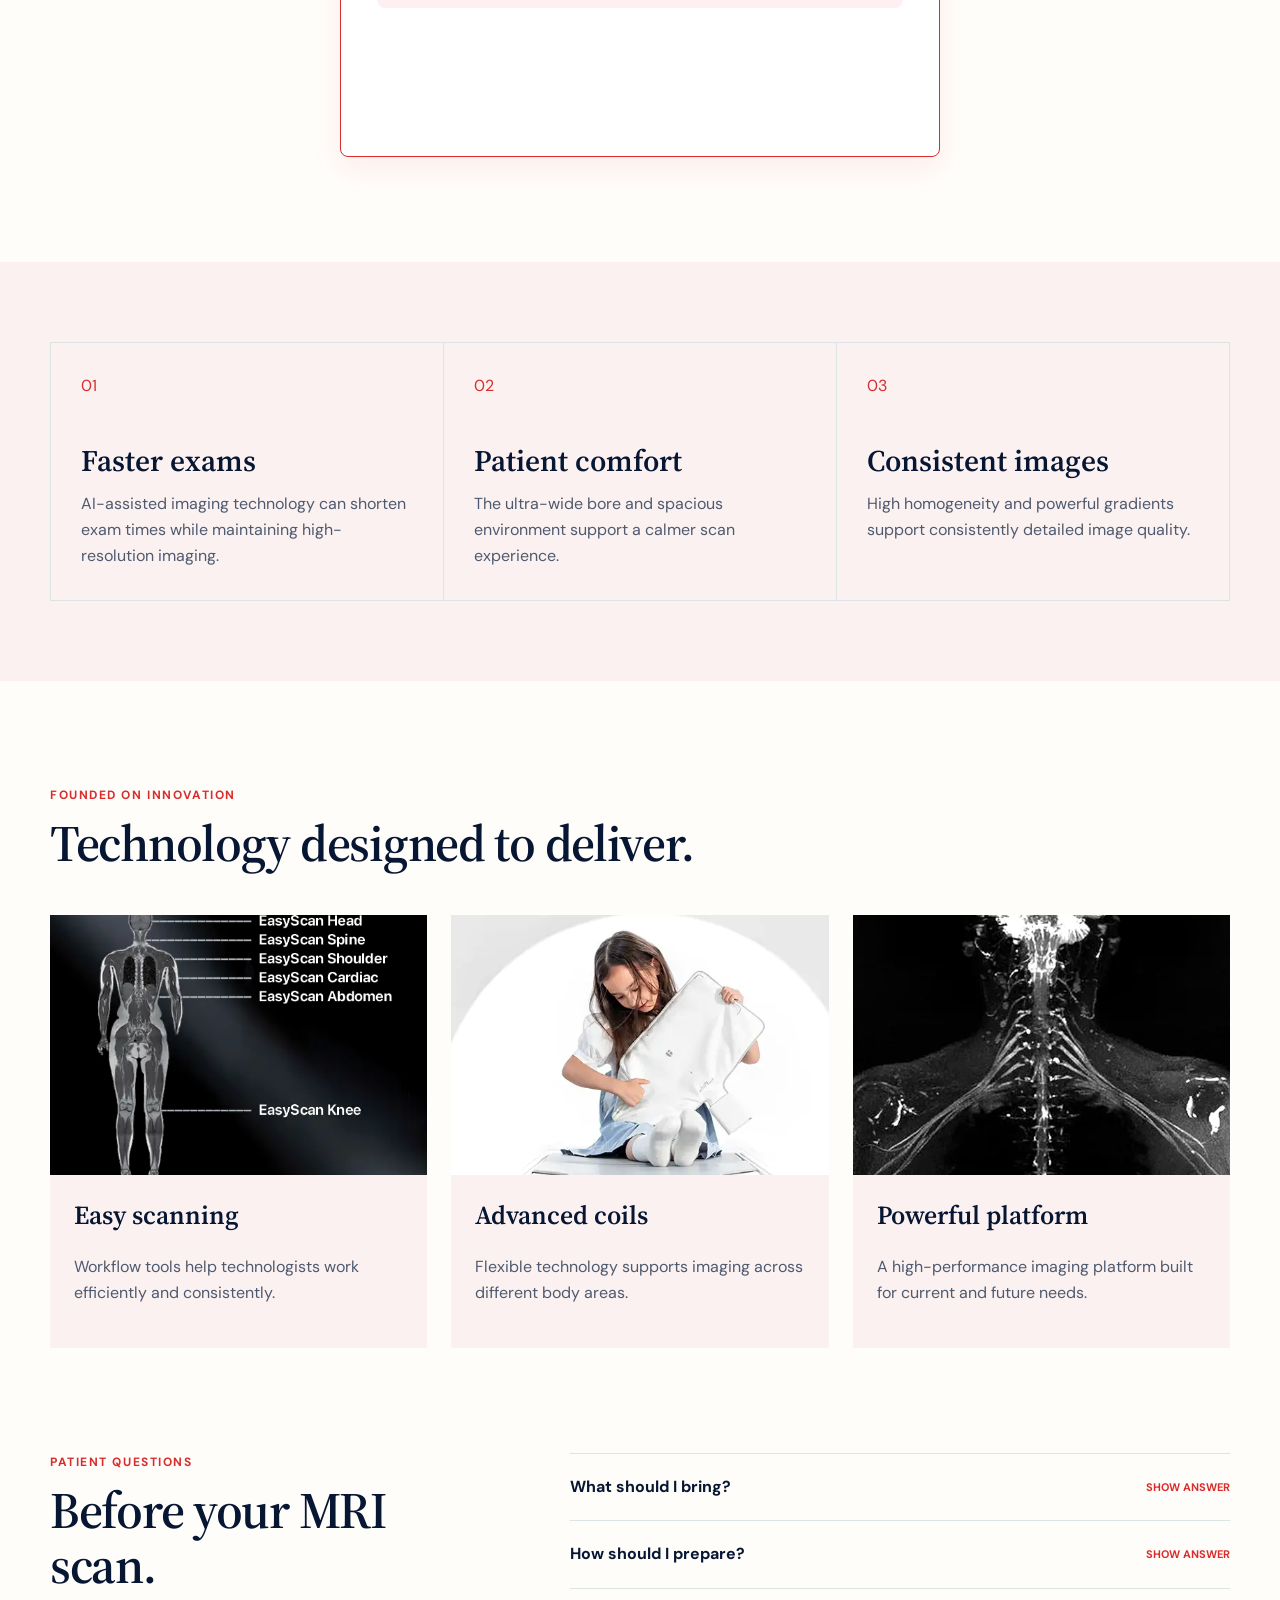
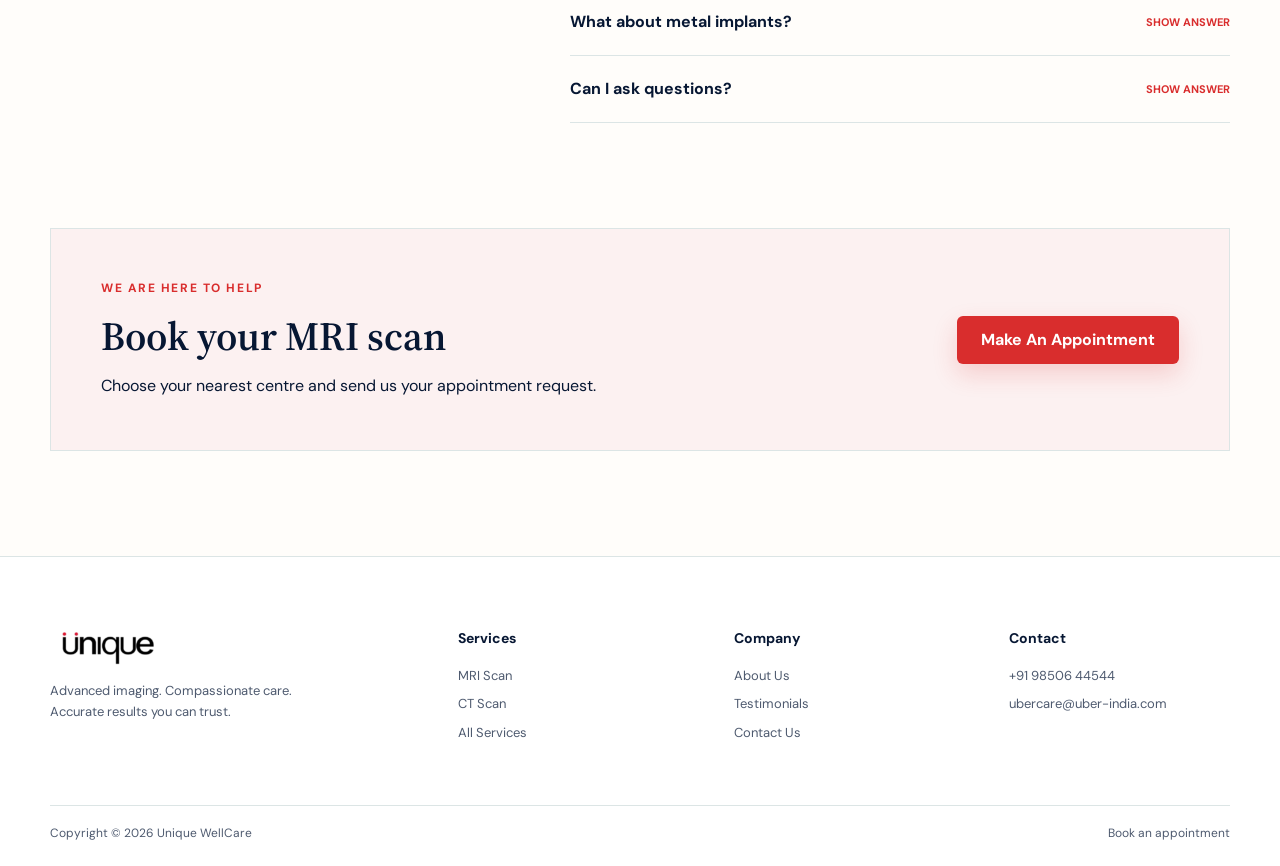
<file: mri-scan/index.html>
<!doctype html><html lang="en"><head><meta charset="utf-8"><meta name="viewport" content="width=device-width,initial-scale=1"><meta name="description" content="Digital MRI Scan"><title>Digital MRI Scan | Unique WellCare</title><link rel="icon" type="image/png" href="../assets/favicon.png?v=10.0"><link rel="preconnect" href="https://fonts.googleapis.com"><link rel="preconnect" href="https://fonts.gstatic.com" crossorigin><link href="https://fonts.googleapis.com/css2?family=DM+Sans:wght@400;500;600;700&family=Source+Serif+4:wght@500;600&display=swap" rel="stylesheet"><link rel="stylesheet" href="../styles.css?v=10.0"><link rel="stylesheet" href="../pages.css?v=10.0"></head><body data-page="mri-scan"><script src="../inner-page.js?v=10.0"></script><script src="../script.js?v=10.0"></script></body></html>
</file>
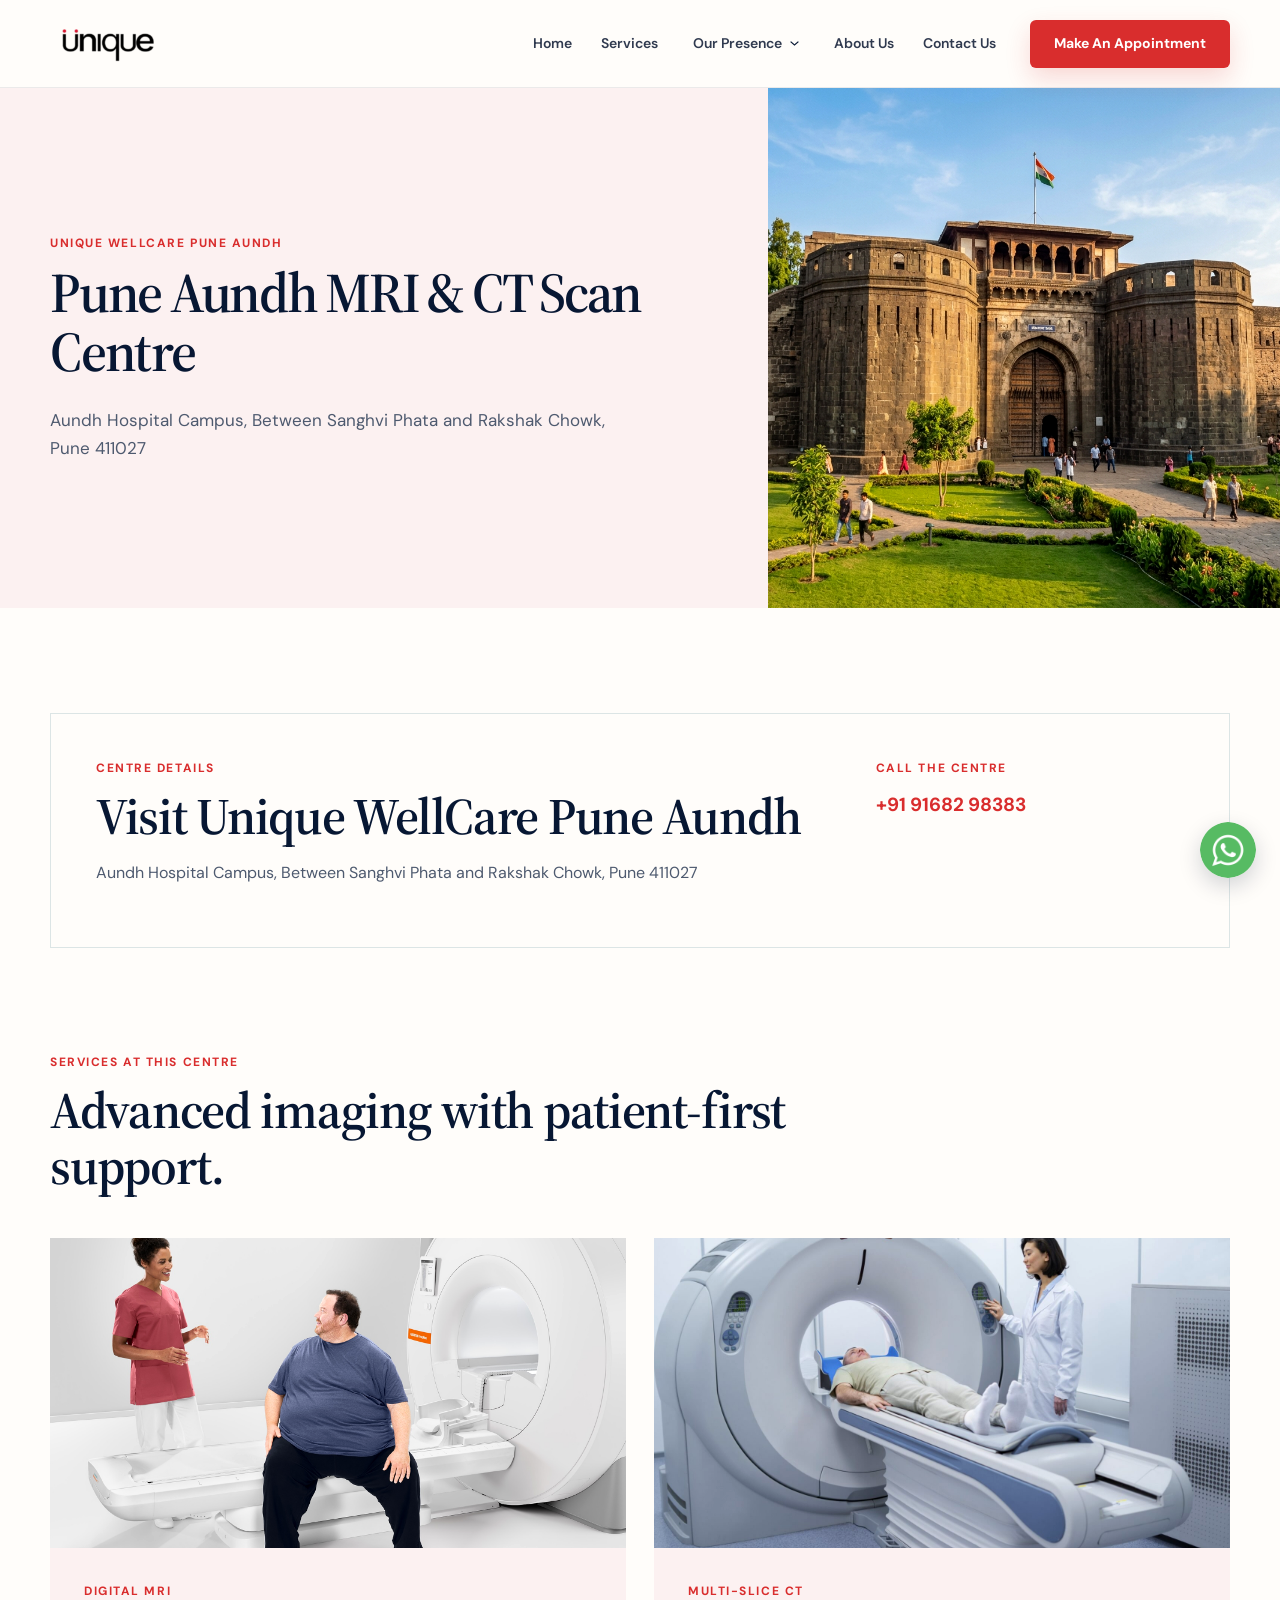
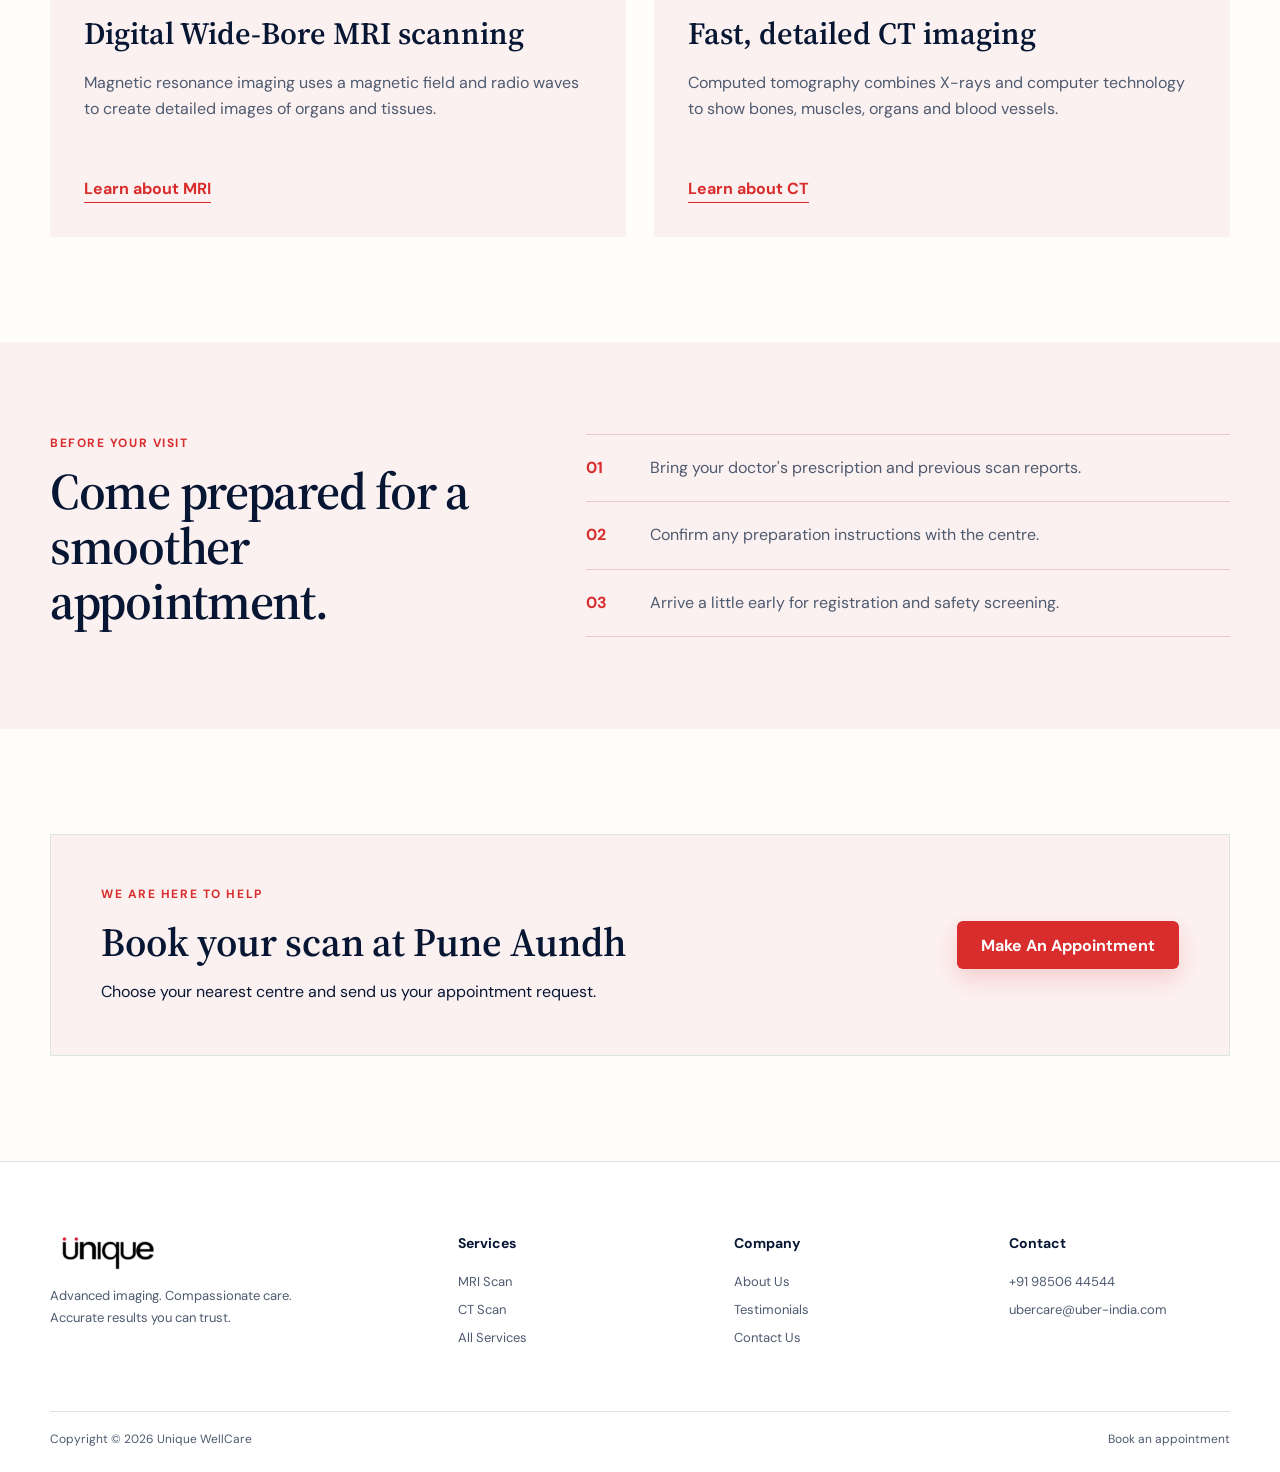
<file: pune-aundh/index.html>
<!doctype html><html lang="en"><head><meta charset="utf-8"><meta name="viewport" content="width=device-width,initial-scale=1"><meta name="description" content="Unique WellCare Pune Aundh"><title>Unique WellCare Pune Aundh | Unique WellCare</title><link rel="icon" type="image/png" href="../assets/favicon.png?v=10.0"><link rel="preconnect" href="https://fonts.googleapis.com"><link rel="preconnect" href="https://fonts.gstatic.com" crossorigin><link href="https://fonts.googleapis.com/css2?family=DM+Sans:wght@400;500;600;700&family=Source+Serif+4:wght@500;600&display=swap" rel="stylesheet"><link rel="stylesheet" href="../styles.css?v=10.0"><link rel="stylesheet" href="../pages.css?v=10.0"></head><body data-page="pune-aundh"><script src="../inner-page.js?v=10.0"></script><script src="../script.js?v=10.0"></script></body></html>
</file>
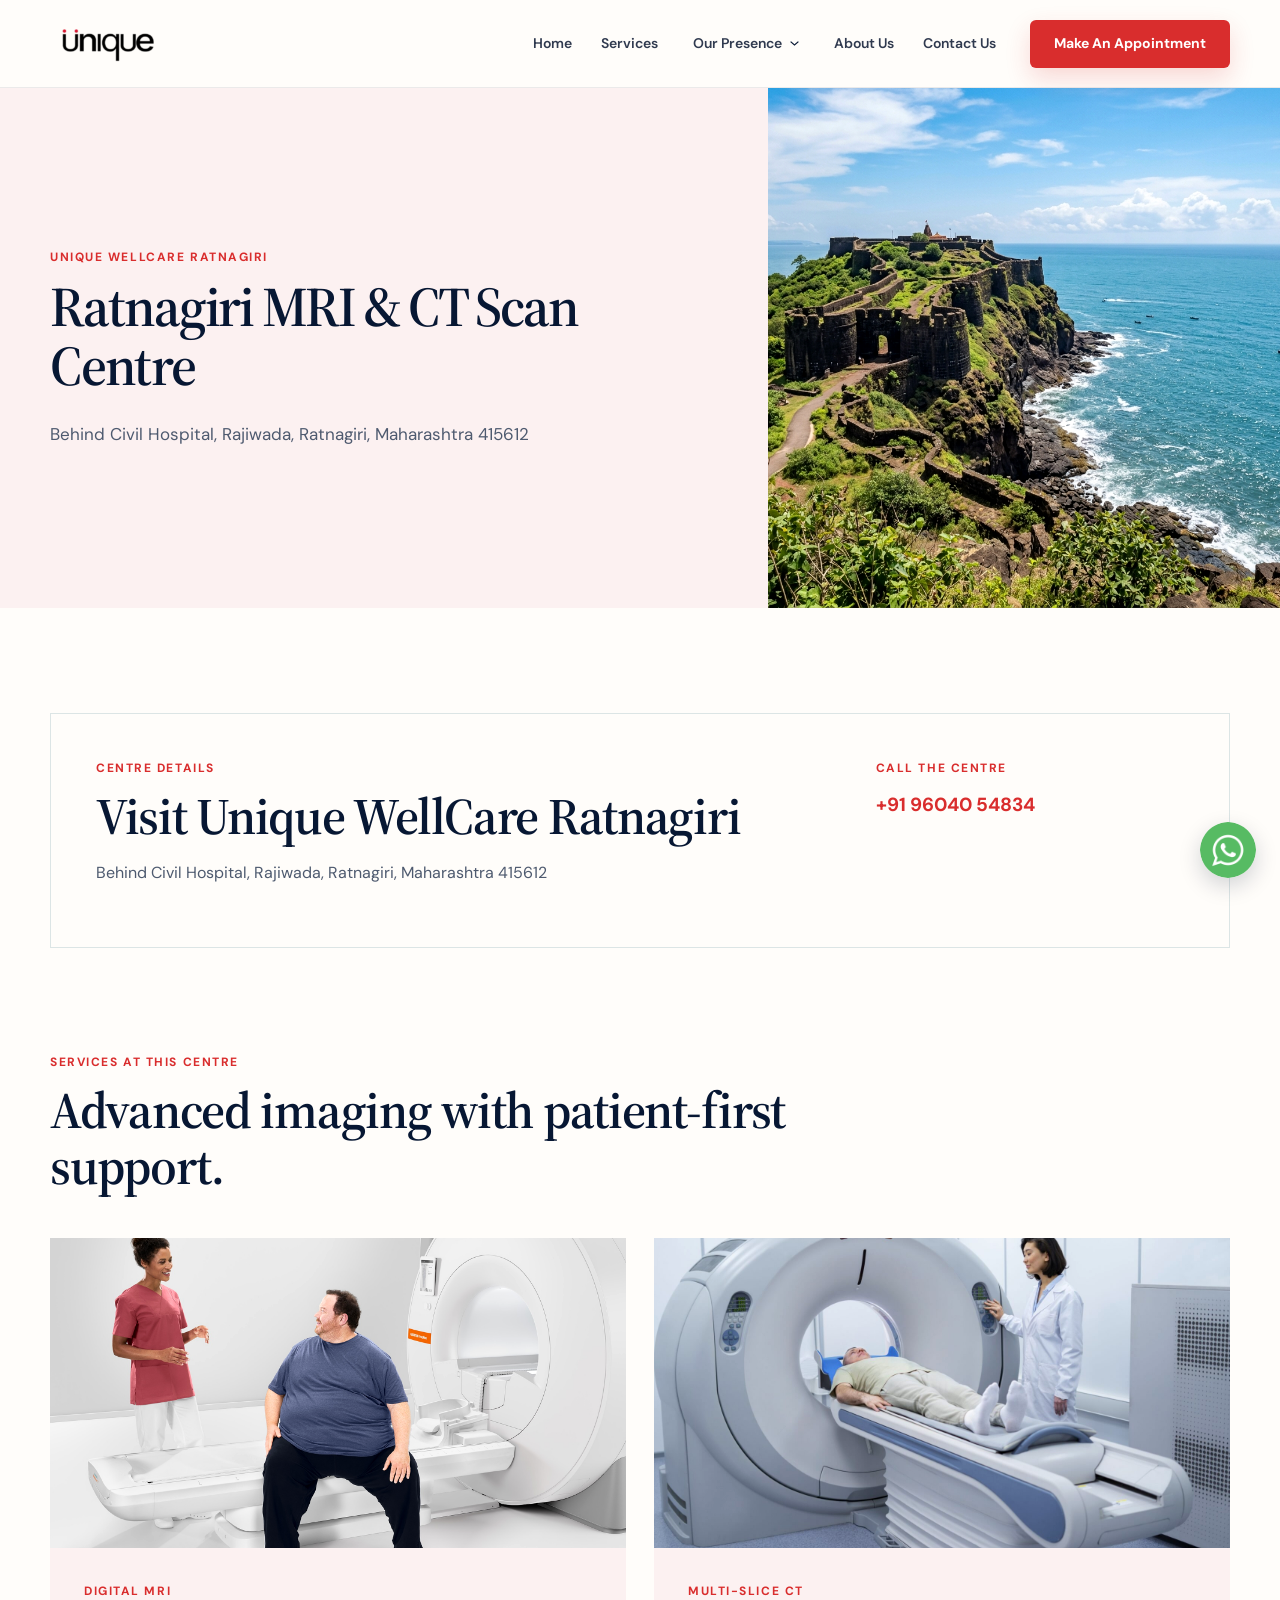
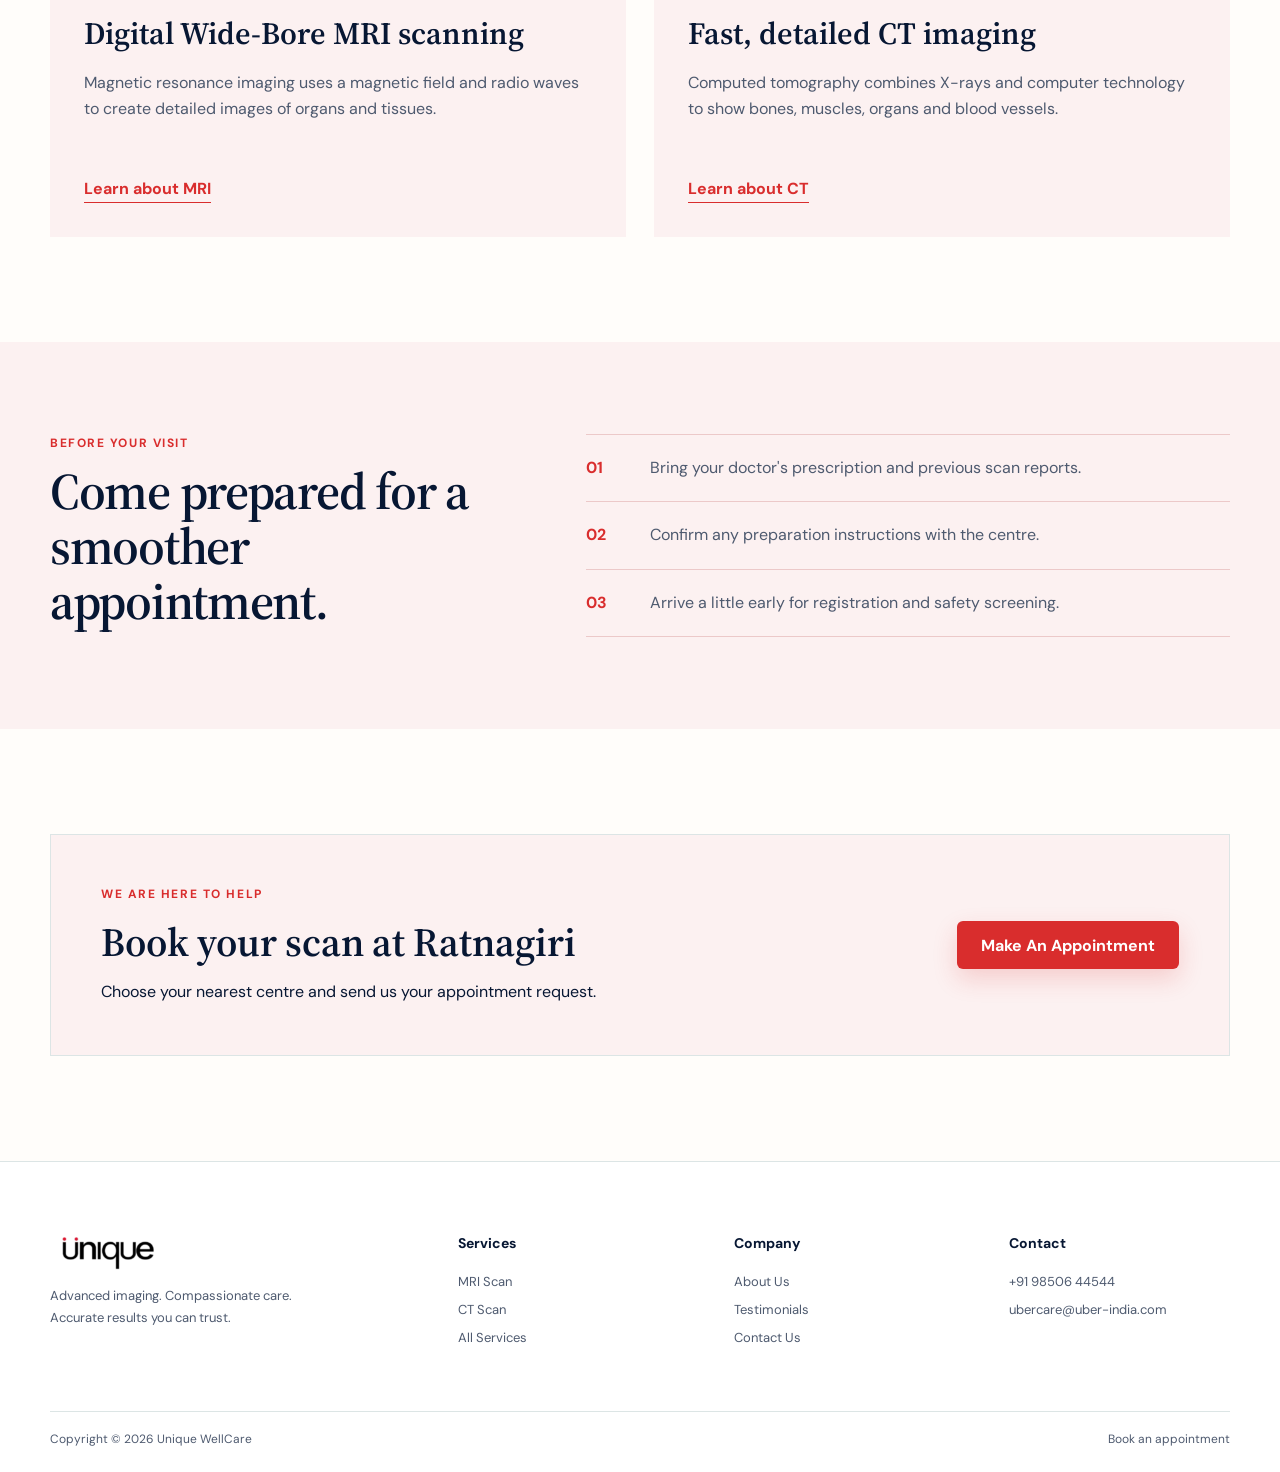
<file: ratnagiri/index.html>
<!doctype html><html lang="en"><head><meta charset="utf-8"><meta name="viewport" content="width=device-width,initial-scale=1"><meta name="description" content="Unique WellCare Ratnagiri"><title>Unique WellCare Ratnagiri | Unique WellCare</title><link rel="icon" type="image/png" href="../assets/favicon.png?v=10.0"><link rel="preconnect" href="https://fonts.googleapis.com"><link rel="preconnect" href="https://fonts.gstatic.com" crossorigin><link href="https://fonts.googleapis.com/css2?family=DM+Sans:wght@400;500;600;700&family=Source+Serif+4:wght@500;600&display=swap" rel="stylesheet"><link rel="stylesheet" href="../styles.css?v=10.0"><link rel="stylesheet" href="../pages.css?v=10.0"></head><body data-page="ratnagiri"><script src="../inner-page.js?v=10.0"></script><script src="../script.js?v=10.0"></script></body></html>
</file>
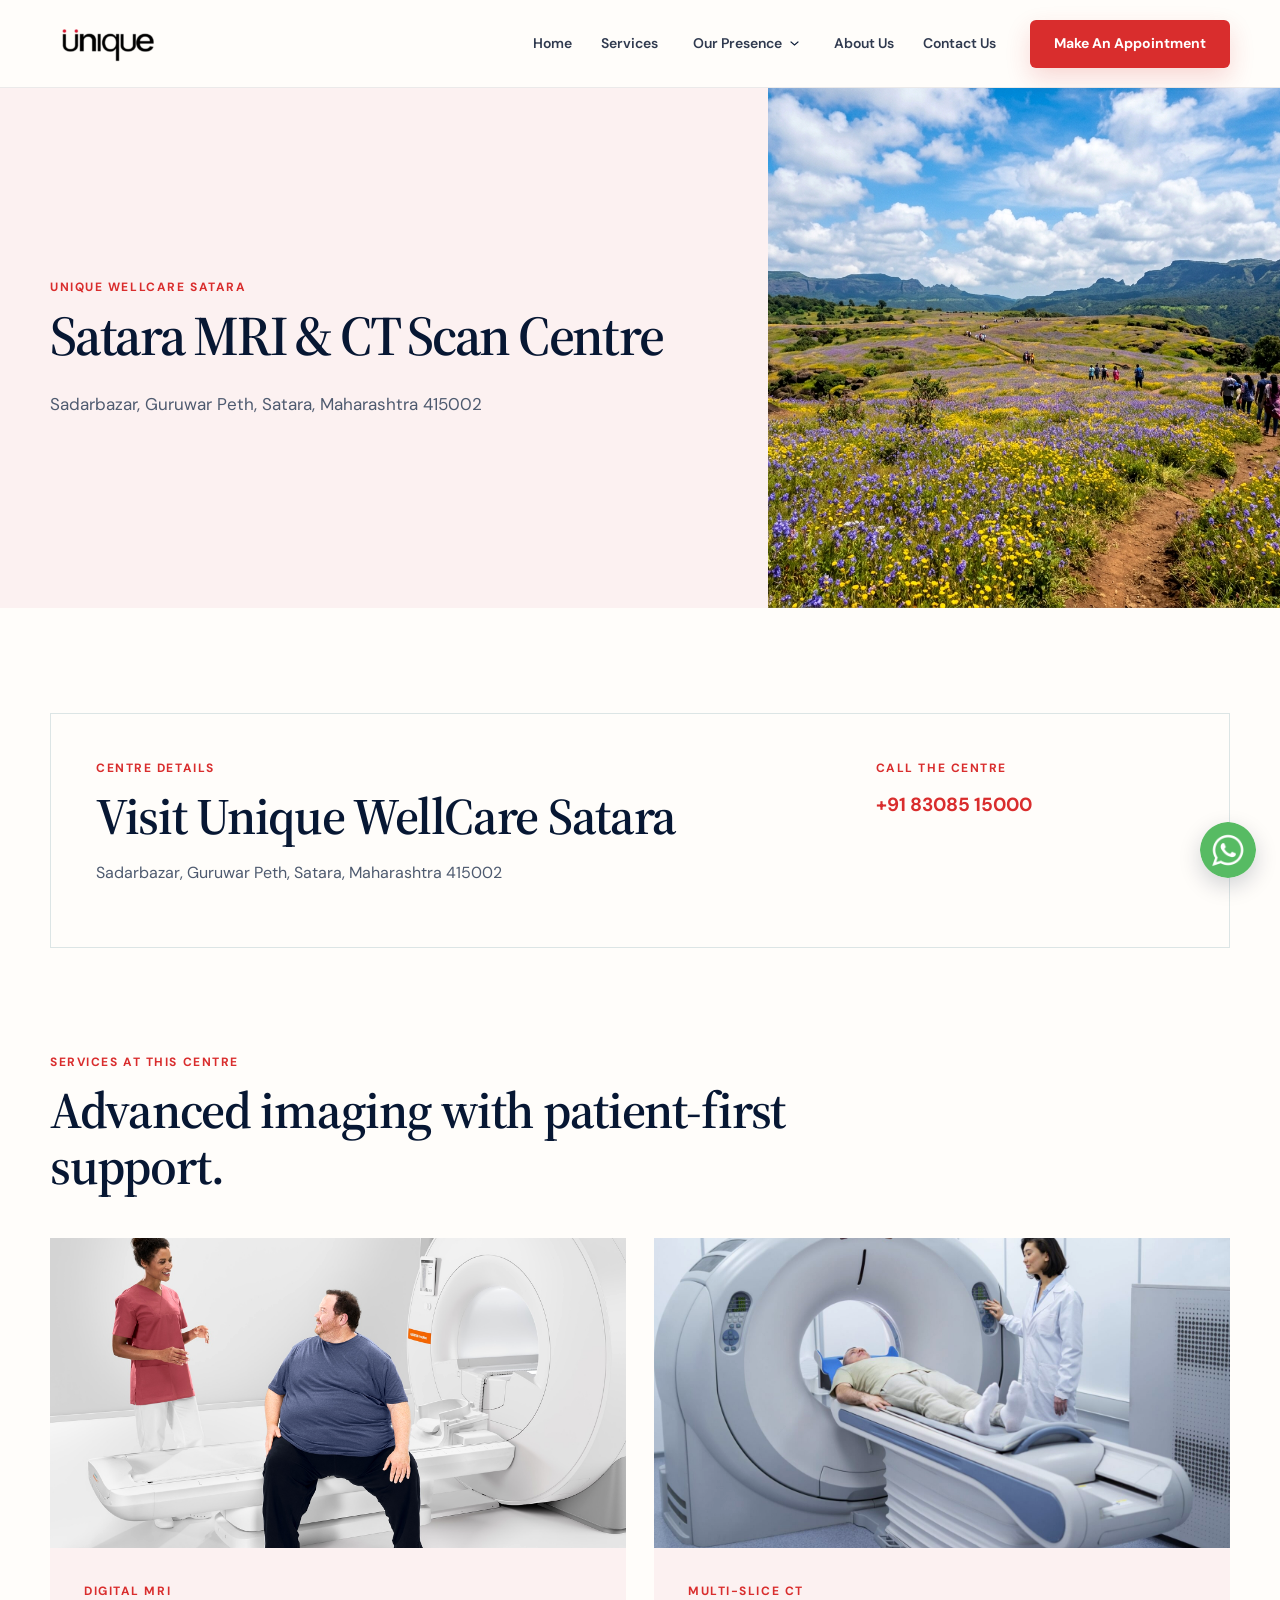
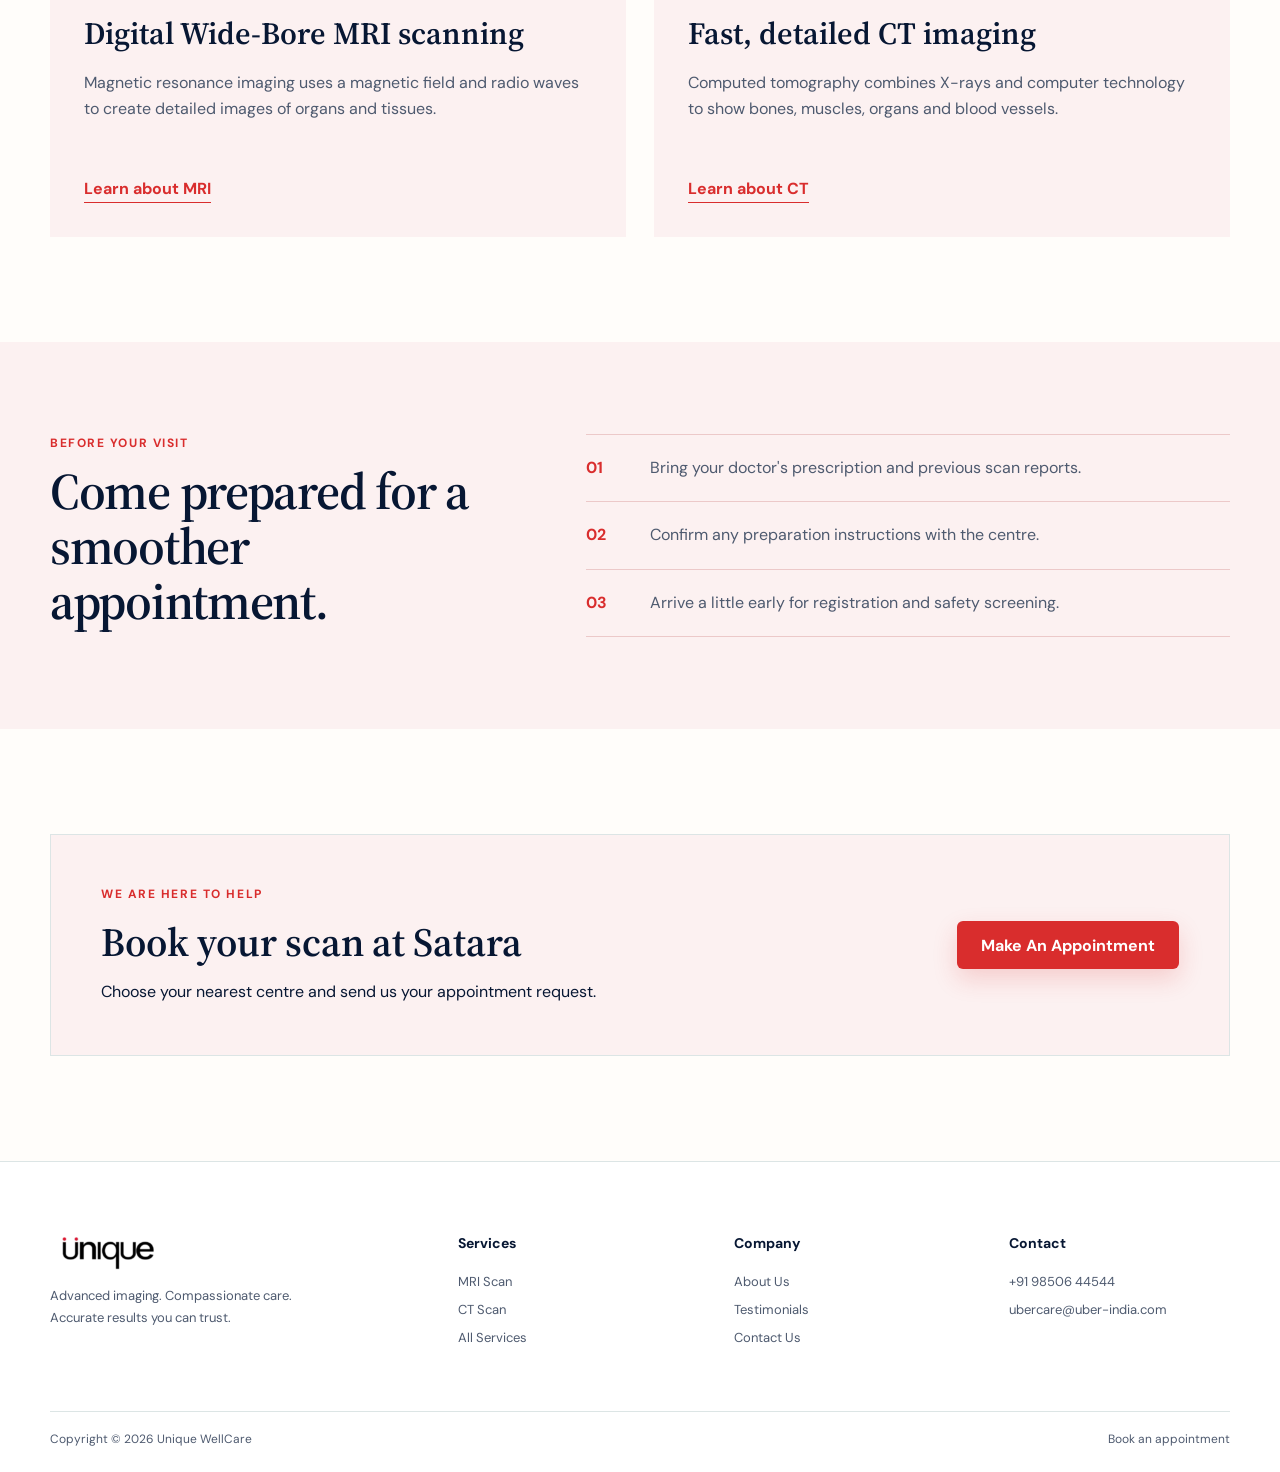
<file: satara/index.html>
<!doctype html><html lang="en"><head><meta charset="utf-8"><meta name="viewport" content="width=device-width,initial-scale=1"><meta name="description" content="Unique WellCare Satara"><title>Unique WellCare Satara | Unique WellCare</title><link rel="icon" type="image/png" href="../assets/favicon.png?v=10.0"><link rel="preconnect" href="https://fonts.googleapis.com"><link rel="preconnect" href="https://fonts.gstatic.com" crossorigin><link href="https://fonts.googleapis.com/css2?family=DM+Sans:wght@400;500;600;700&family=Source+Serif+4:wght@500;600&display=swap" rel="stylesheet"><link rel="stylesheet" href="../styles.css?v=10.0"><link rel="stylesheet" href="../pages.css?v=10.0"></head><body data-page="satara"><script src="../inner-page.js?v=10.0"></script><script src="../script.js?v=10.0"></script></body></html>
</file>
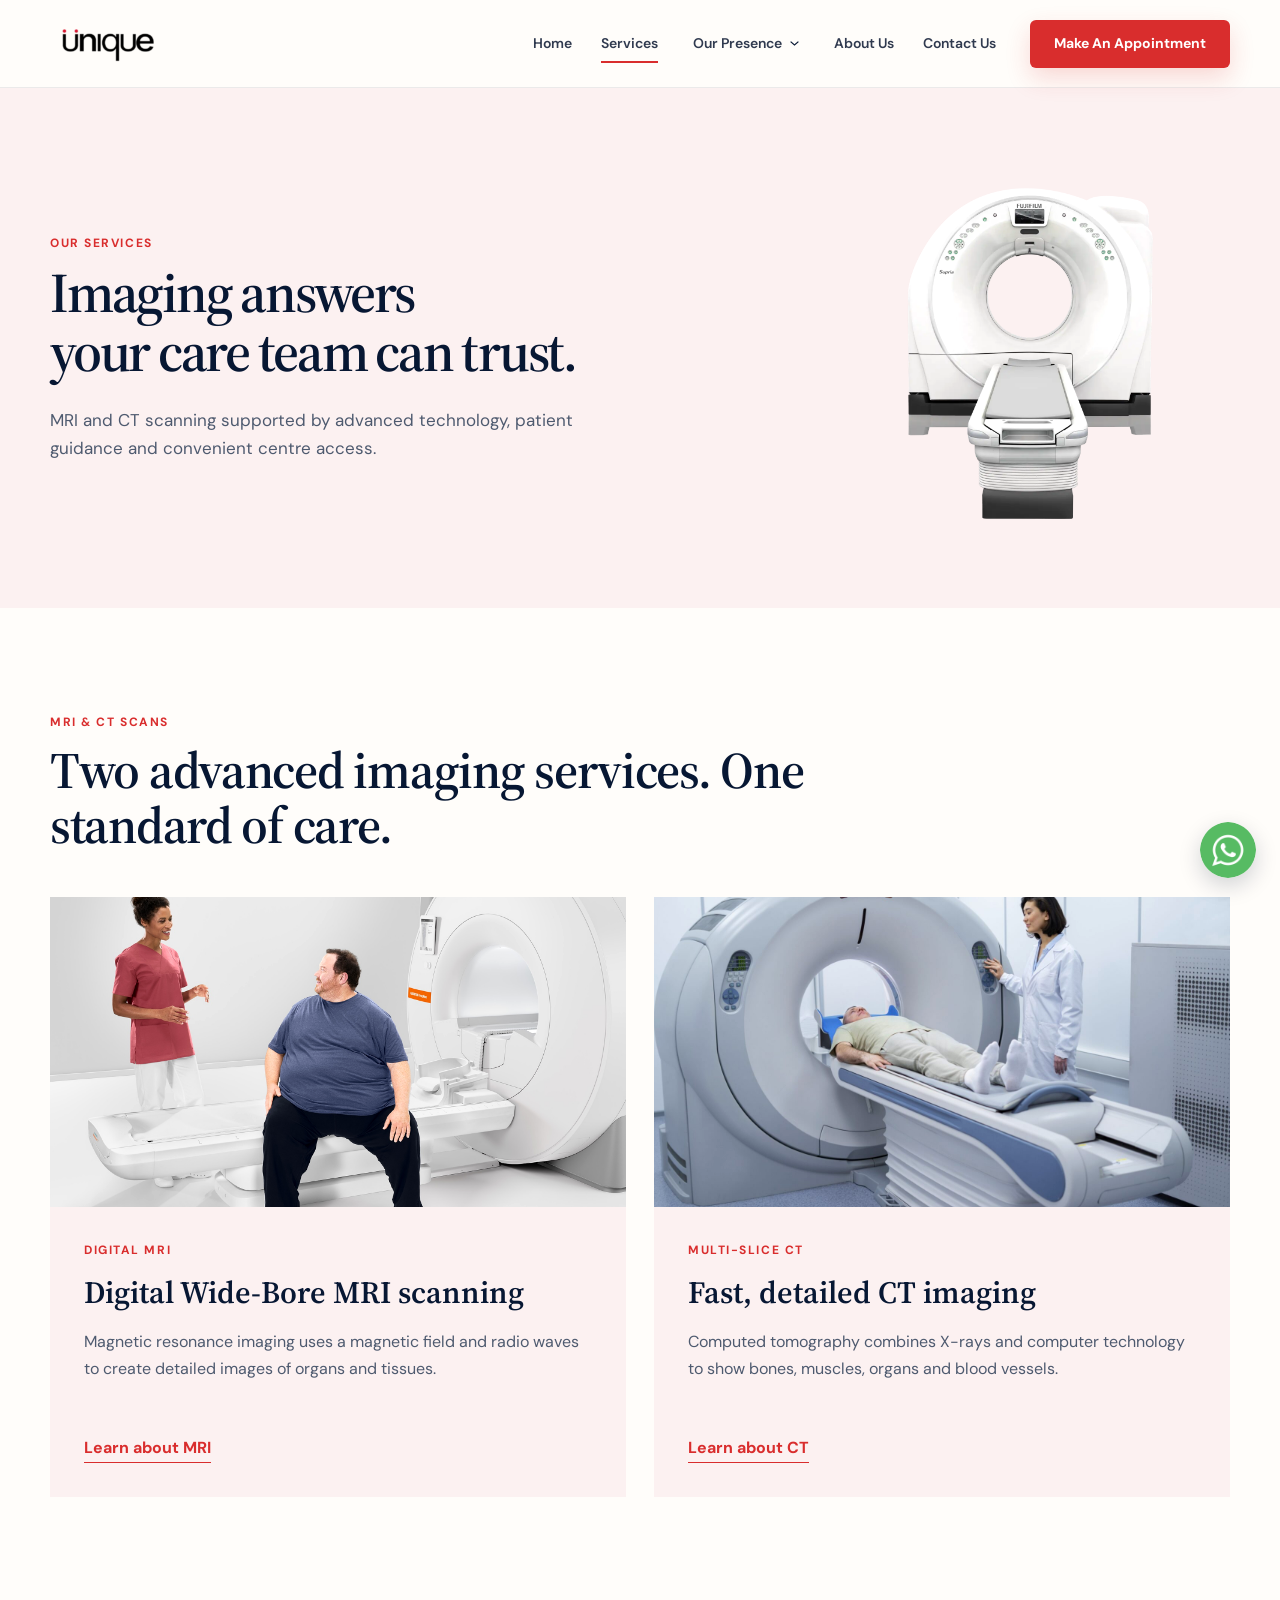
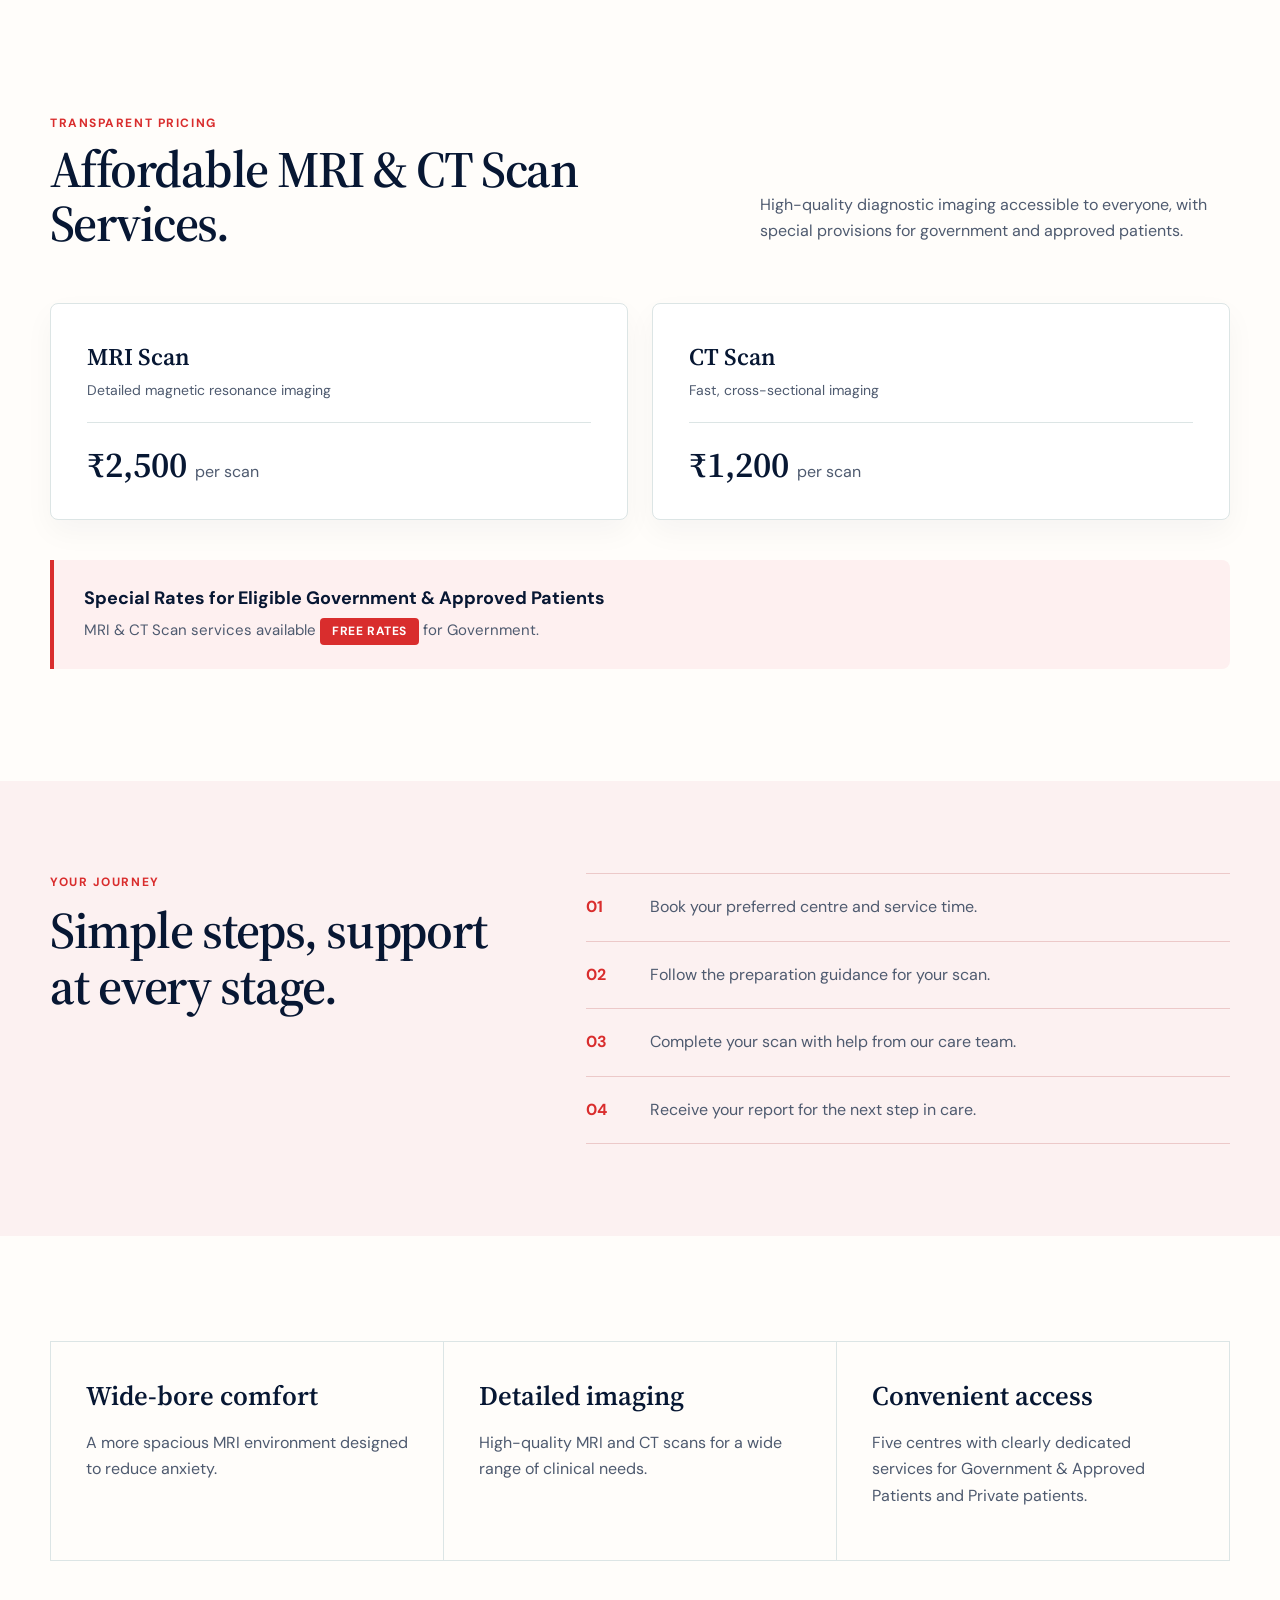
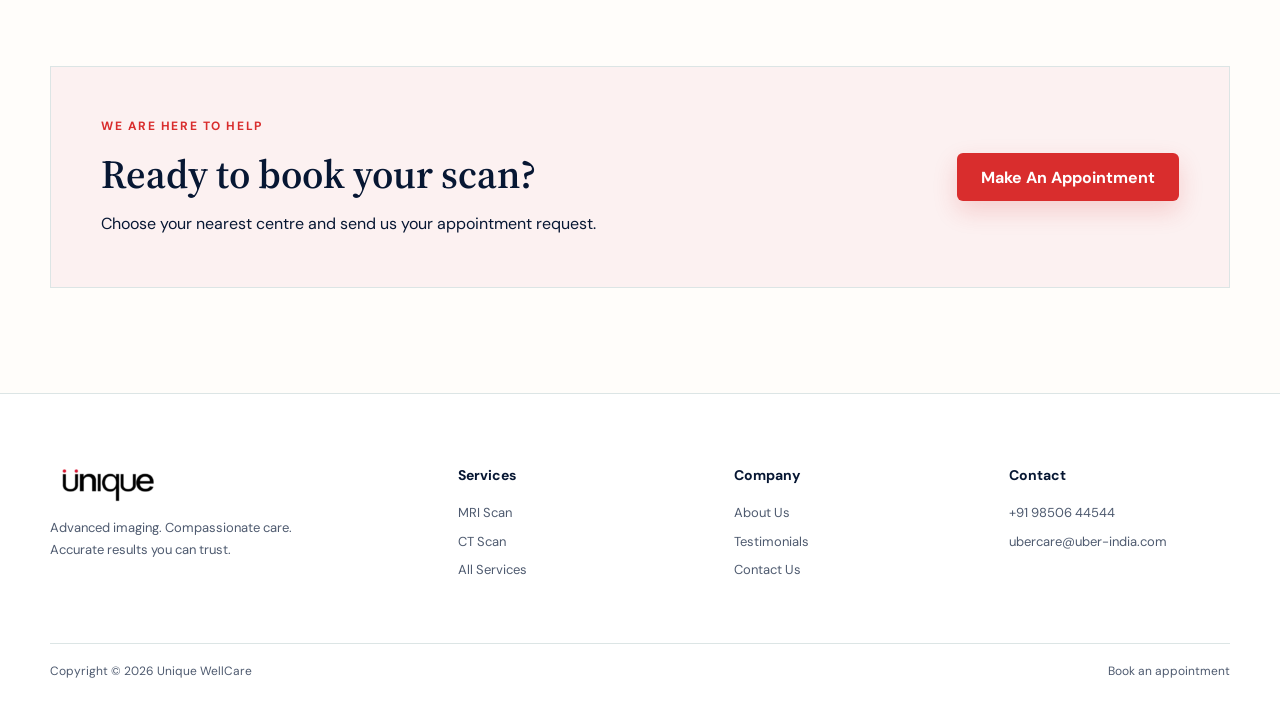
<file: services/index.html>
<!doctype html><html lang="en"><head><meta charset="utf-8"><meta name="viewport" content="width=device-width,initial-scale=1"><meta name="description" content="MRI & CT Services"><title>MRI & CT Services | Unique WellCare</title><link rel="icon" type="image/png" href="../assets/favicon.png?v=10.0"><link rel="preconnect" href="https://fonts.googleapis.com"><link rel="preconnect" href="https://fonts.gstatic.com" crossorigin><link href="https://fonts.googleapis.com/css2?family=DM+Sans:wght@400;500;600;700&family=Source+Serif+4:wght@500;600&display=swap" rel="stylesheet"><link rel="stylesheet" href="../styles.css?v=10.0"><link rel="stylesheet" href="../pages.css?v=10.0"></head><body data-page="services"><script src="../inner-page.js?v=10.0"></script><script src="../script.js?v=10.0"></script></body></html>
</file>
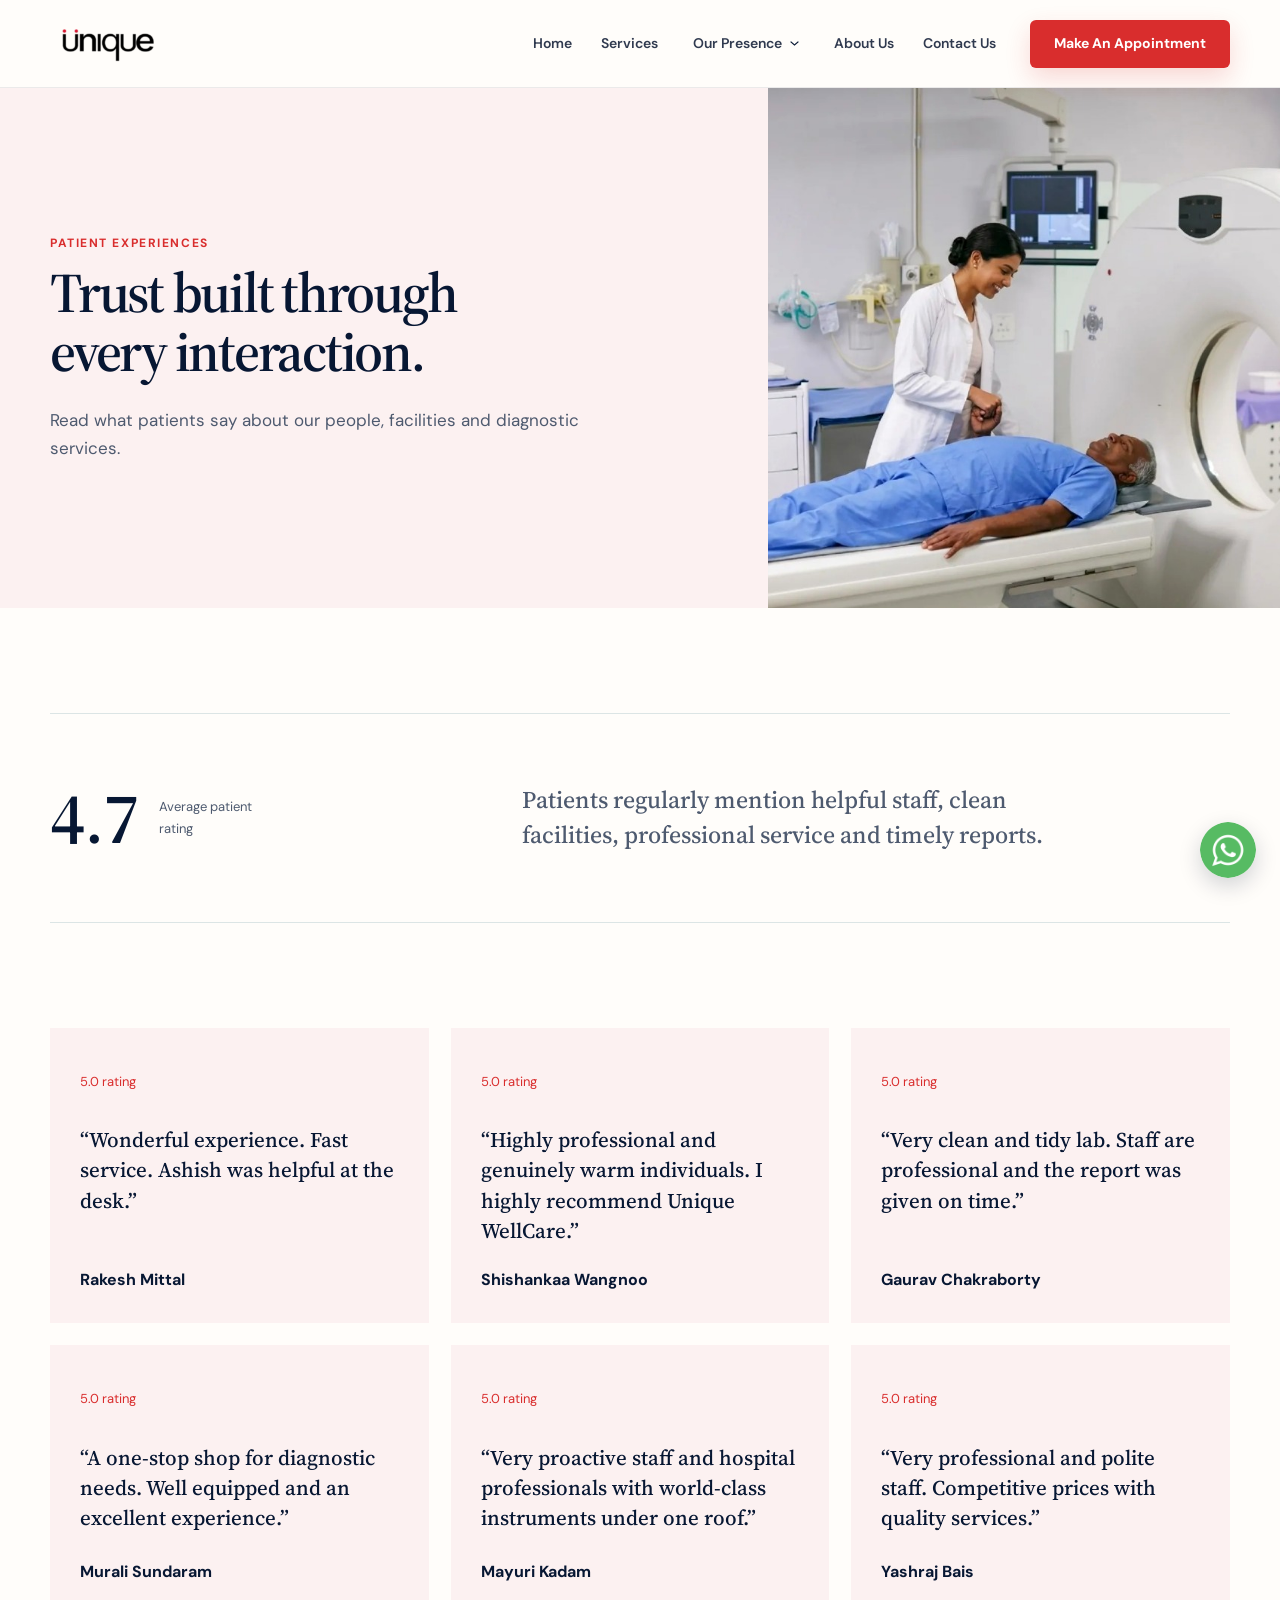
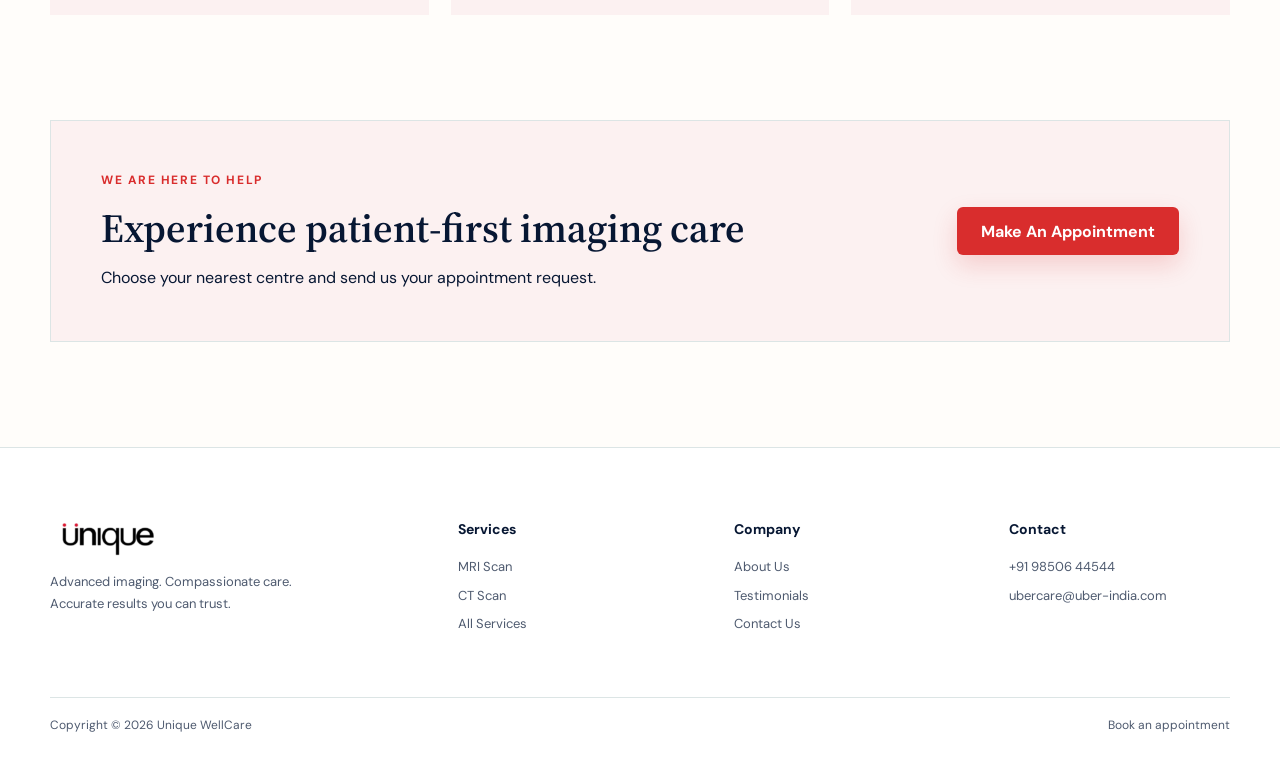
<file: testimonial/index.html>
<!doctype html><html lang="en"><head><meta charset="utf-8"><meta name="viewport" content="width=device-width,initial-scale=1"><meta name="description" content="Patient Testimonials"><title>Patient Testimonials | Unique WellCare</title><link rel="icon" type="image/png" href="../assets/favicon.png?v=10.0"><link rel="preconnect" href="https://fonts.googleapis.com"><link rel="preconnect" href="https://fonts.gstatic.com" crossorigin><link href="https://fonts.googleapis.com/css2?family=DM+Sans:wght@400;500;600;700&family=Source+Serif+4:wght@500;600&display=swap" rel="stylesheet"><link rel="stylesheet" href="../styles.css?v=10.0"><link rel="stylesheet" href="../pages.css?v=10.0"></head><body data-page="testimonial"><script src="../inner-page.js?v=10.0"></script><script src="../script.js?v=10.0"></script></body></html>
</file>
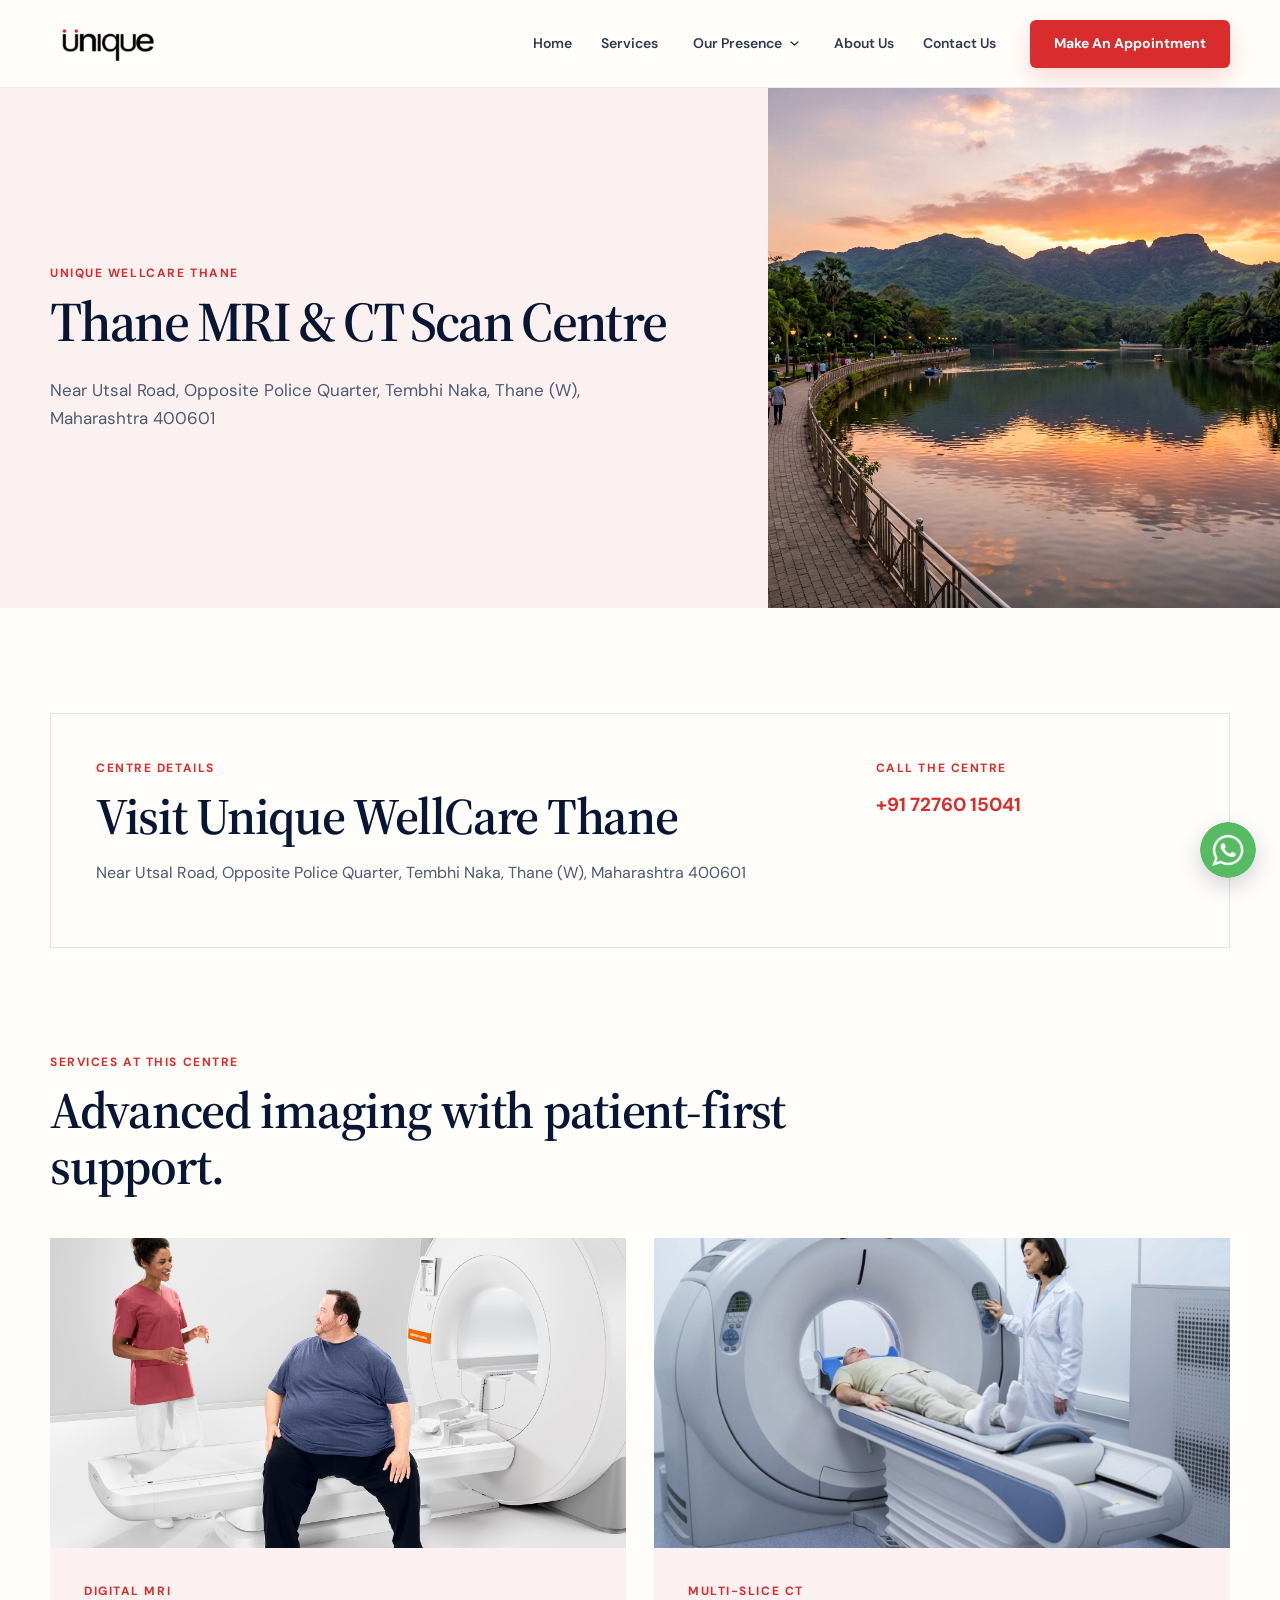
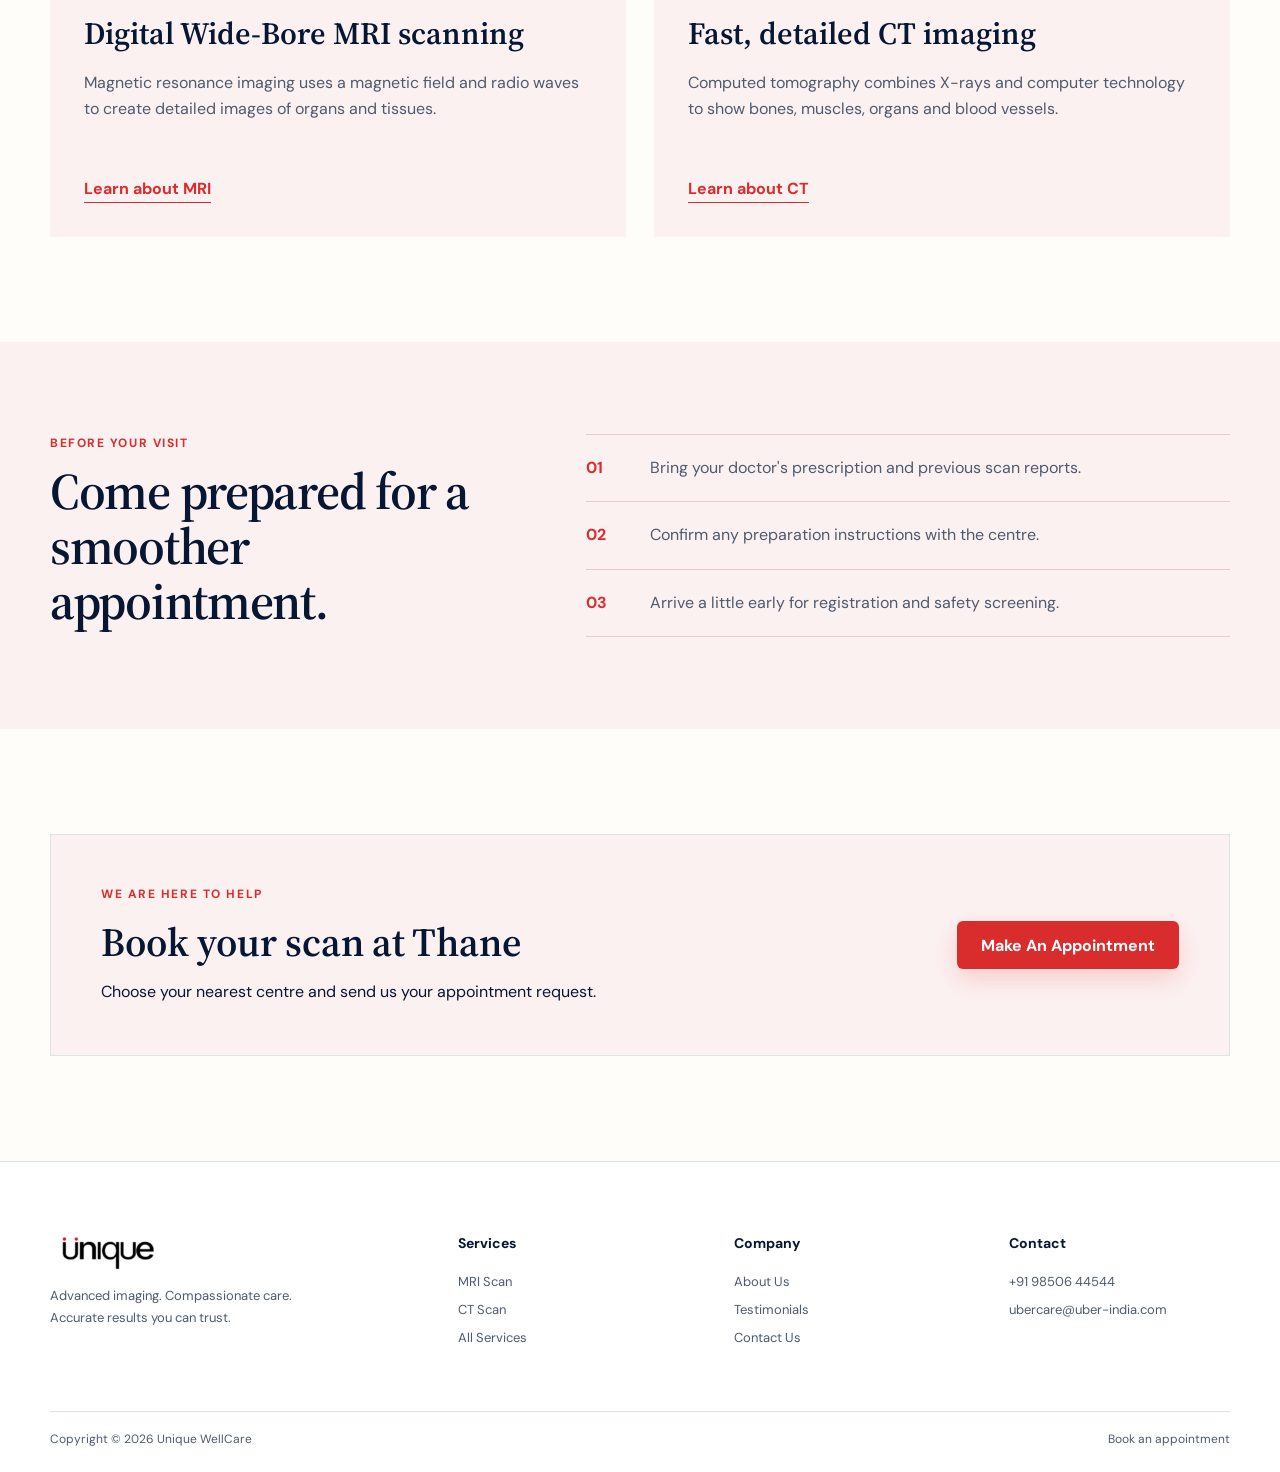
<file: thane/index.html>
<!doctype html><html lang="en"><head><meta charset="utf-8"><meta name="viewport" content="width=device-width,initial-scale=1"><meta name="description" content="Unique WellCare Thane"><title>Unique WellCare Thane | Unique WellCare</title><link rel="icon" type="image/png" href="../assets/favicon.png?v=10.0"><link rel="preconnect" href="https://fonts.googleapis.com"><link rel="preconnect" href="https://fonts.gstatic.com" crossorigin><link href="https://fonts.googleapis.com/css2?family=DM+Sans:wght@400;500;600;700&family=Source+Serif+4:wght@500;600&display=swap" rel="stylesheet"><link rel="stylesheet" href="../styles.css?v=10.0"><link rel="stylesheet" href="../pages.css?v=10.0"></head><body data-page="thane"><script src="../inner-page.js?v=10.0"></script><script src="../script.js?v=10.0"></script></body></html>
</file>
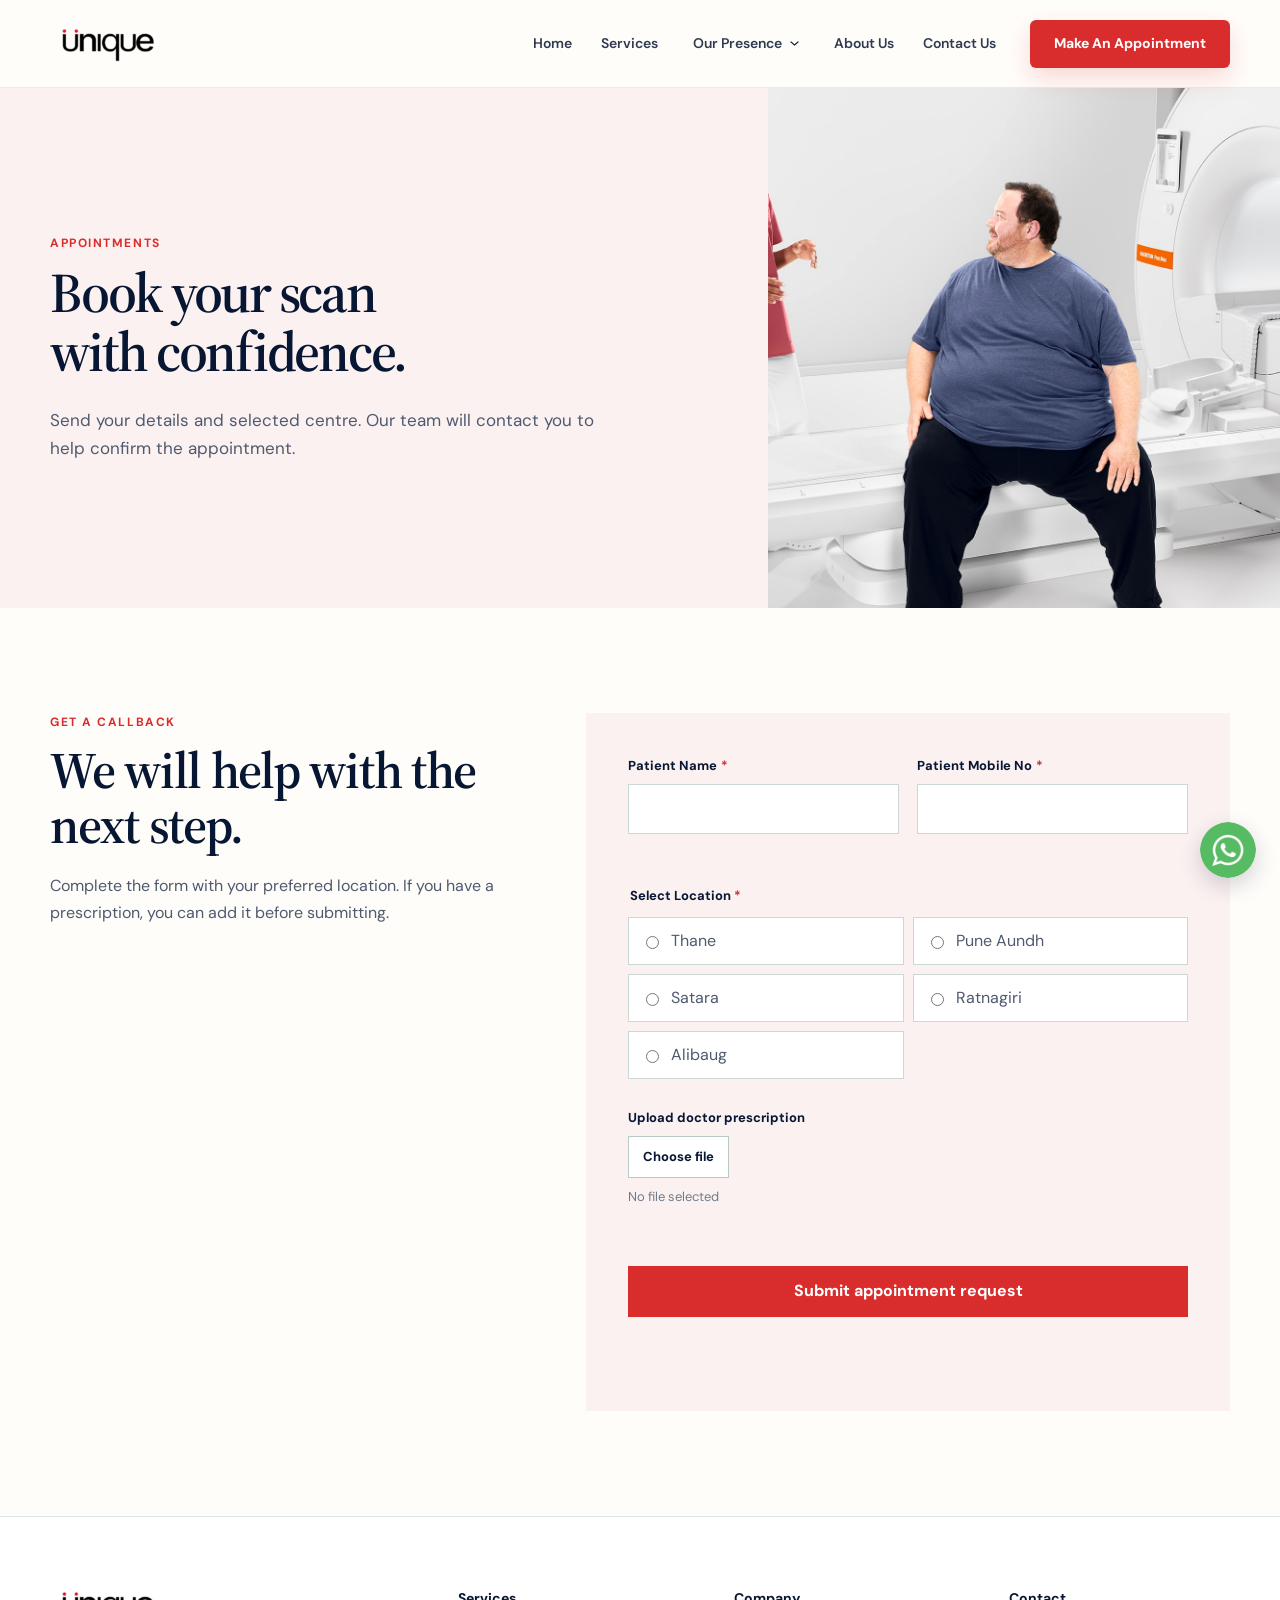
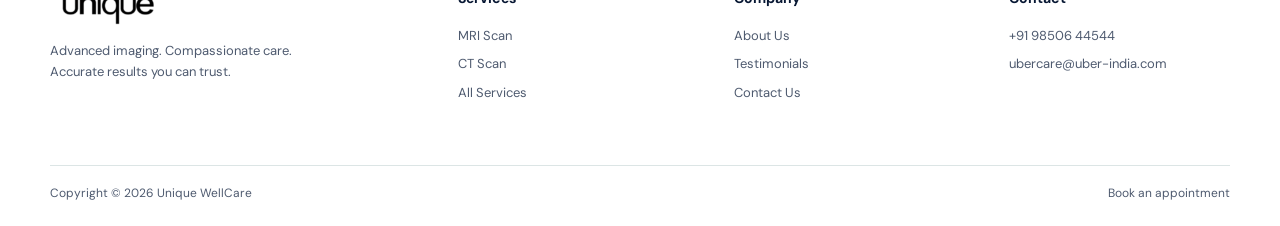
<file: thank-you/index.html>
<!doctype html><html lang="en"><head><meta charset="utf-8"><meta name="viewport" content="width=device-width,initial-scale=1"><meta name="description" content="Thank you for submitting your Unique WellCare appointment request"><title>Thank You | Unique WellCare</title><link rel="icon" type="image/png" href="../assets/favicon.png?v=10.0"><link rel="preconnect" href="https://fonts.googleapis.com"><link rel="preconnect" href="https://fonts.gstatic.com" crossorigin><link href="https://fonts.googleapis.com/css2?family=DM+Sans:wght@400;500;600;700&family=Source+Serif+4:wght@500;600&display=swap" rel="stylesheet"><link rel="stylesheet" href="../styles.css?v=10.0"><link rel="stylesheet" href="../pages.css?v=10.0"></head><body data-page="thank-you"><script src="../inner-page.js?v=10.0"></script><script src="../script.js?v=10.0"></script></body></html>
</file>
<file: styles.css>
:root{--ink:#071733;--navy:#07142f;--blue:#165ec9;--green:#087966;--mint:#fcf1f1;--sky:#edf5ff;--paper:#fffdfa;--text:#4e5a6f;--line:#dce5e5;--brand-red:#d92d2d;--red-light:#fef0f0;--serif:"Source Serif 4",Georgia,serif;--sans:"DM Sans",Arial,sans-serif}
*{box-sizing:border-box}html{scroll-behavior:smooth}body{margin:0;background:var(--paper);color:var(--text);font-family:var(--sans);font-size:16px;line-height:1.65}img{display:block;max-width:100%}a{color:inherit;text-decoration:none}button,input,textarea{font:inherit}.sr-only{position:absolute;width:1px;height:1px;overflow:hidden;clip:rect(0 0 0 0);white-space:nowrap}.skip-link{position:fixed;z-index:200;top:-60px;left:24px;padding:10px 16px;background:#fff;color:var(--ink)}.skip-link:focus{top:12px}.section{width:min(1180px,calc(100% - 48px));margin-inline:auto}.eyebrow{margin:0 0 10px;color:var(--brand-red);font-size:12px;font-weight:700;letter-spacing:.13em;text-transform:uppercase}.button,.outline-button{display:inline-flex;min-height:48px;align-items:center;justify-content:center;padding:13px 23px;border:1px solid transparent;border-radius:6px;font-weight:700;line-height:1.2;transition:transform .2s ease,background .2s ease,color .2s ease}.button{background:var(--brand-red);color:#fff;box-shadow:0 10px 24px rgba(217,45,45,.18)}.button:hover{background:#b82222;transform:translateY(-2px)}.button.accent{background:var(--brand-red);box-shadow:0 10px 24px rgba(217,45,45,.18)}.button.accent:hover{background:#b82222}.outline-button{border-color:var(--brand-red);color:var(--brand-red)}.outline-button:hover{background:var(--brand-red);color:#fff}.outline-button.accent{border-color:var(--brand-red);color:var(--brand-red)}.outline-button.accent:hover{background:var(--brand-red);color:#fff}.text-link{display:inline-flex;align-items:center;color:var(--brand-red);font-weight:700;border-bottom:1px solid currentColor}.button:focus-visible,.outline-button:focus-visible,.text-link:focus-visible,.main-nav a:focus-visible,.main-nav button:focus-visible,.review-arrow:focus-visible{outline:3px solid rgba(217,45,45,.35);outline-offset:4px}

.site-header{position:sticky;top:0;z-index:50;width:100%;height:88px;display:flex;align-items:center;justify-content:space-between;padding-inline:max(24px,calc((100% - 1180px)/2));background:rgba(255,253,250,.97);border-bottom:1px solid rgba(7,23,51,.08);backdrop-filter:blur(14px)}.brand img{width:120px;height:42px;object-fit:contain}.main-nav{display:flex;align-items:center;gap:29px;color:#303a4f;font-size:14px;font-weight:600}.main-nav>a:not(.button),.presence>button{position:relative;padding-block:12px;border:0;background:none;color:inherit;cursor:pointer}.main-nav>a:not(.button):after,.presence>button:after{content:"";position:absolute;left:0;right:100%;bottom:4px;height:2px;background:var(--brand-red);transition:right .2s ease}.main-nav>a:not(.button):hover:after,.main-nav>a.active:after,.presence>button:hover:after,.presence.open>button:after{right:0}.header-cta{margin-left:5px}.presence{position:relative}.presence-menu{position:absolute;top:46px;left:-20px;display:none;min-width:190px;padding:10px;background:#fff;border:1px solid var(--line);box-shadow:0 18px 40px rgba(7,23,51,.12)}.presence.open .presence-menu{display:grid}.presence-menu a{padding:9px 12px;border-radius:4px}.presence-menu a:hover{background:var(--mint);color:var(--brand-red)}.menu-button{display:none;border:0;background:none}.menu-button em{position:absolute;clip:rect(0 0 0 0)}
.home-hero{width:min(1340px,calc(100% - 48px));min-height:610px;margin:0 auto;display:grid;grid-template-columns:1fr 1.05fr;align-items:center}.home-hero-copy{max-width:570px;padding:72px 20px 72px 48px}.home-hero h1{margin:0;color:var(--ink);font:600 clamp(36px,8vw,79px)/.98 var(--serif);letter-spacing:-.045em;overflow-wrap:break-word}.home-hero h1 span{color:var(--brand-red)}.hero-lead{max-width:560px;margin:26px 0 30px;color:#4c586c;font-size:18px;line-height:1.65}.hero-actions{display:flex;align-items:center;gap:24px;flex-wrap:wrap}.hero-actions .text-link{color:var(--ink);border-bottom-color:transparent}.hero-actions .text-link:hover{color:var(--brand-red)}.hero-trust{display:flex;gap:0;margin:44px 0 0;flex-wrap:wrap}.hero-trust div{min-width:120px;padding:0 24px;border-left:1px solid var(--line);text-align:center}.hero-trust div:first-child{padding-left:0;border:0}.hero-trust dt{color:var(--ink);font:600 26px var(--serif)}.hero-trust dd{margin:1px 0 0;font-size:12px}.home-hero-media{height:610px;display:grid;place-items:center;overflow:hidden;background:var(--mint)}.home-hero-media img{width:90%;max-height:90%;object-fit:contain;filter:drop-shadow(0 28px 25px rgba(7,23,51,.12))}
.service-schedule{display:grid;grid-template-columns:1fr 1fr;color:#fff}.schedule-block{min-height:152px;padding:30px max(32px,calc((100vw - 1180px)/2));padding-right:60px}.schedule-block.morning{background:var(--brand-red);padding-left:max(32px,calc((100vw - 1180px)/2))}.schedule-block.evening{background:var(--navy);padding-left:70px}.schedule-block p{margin:0 0 2px;font-size:13px;opacity:.82}.schedule-block h3{margin:0;font:600 28px var(--serif)}.schedule-block span{display:block;margin-top:8px;font-size:13px;opacity:.9}
.section-heading{display:flex;align-items:flex-end;justify-content:space-between;gap:70px;margin-bottom:52px}.section-heading h2,.trust-copy h2,.journey-heading h2,.final-cta h2{margin:0;color:var(--ink);font:600 clamp(39px,4vw,58px)/1.05 var(--serif);letter-spacing:-.03em}.section-heading>p{max-width:470px;margin:0 0 6px}.services-intro{padding-block:112px}.service-feature-grid{display:grid;gap:26px}.service-feature{display:grid;grid-template-columns:1.07fr .93fr;min-height:390px;background:var(--mint)}.service-feature.reverse{grid-template-columns:.93fr 1.07fr;background:var(--mint)}.service-feature.reverse img{grid-column:2}.service-feature.reverse div{grid-column:1;grid-row:1}.service-feature>img{width:100%;height:100%;min-height:390px;object-fit:cover}.service-feature>div{align-self:center;padding:54px}.service-number{margin:0 0 28px;color:var(--brand-red);font-weight:700}.service-feature h3{margin:0 0 16px;color:var(--ink);font:600 34px var(--serif)}.service-feature p{max-width:470px}.service-feature .text-link{margin-top:18px}
.trust-section{display:grid;grid-template-columns:1fr 1fr;gap:78px;align-items:center;padding-bottom:120px}.trust-image img{width:100%;height:580px;object-fit:cover}.trust-copy>p:not(.eyebrow){max-width:520px}.trust-list{display:grid;grid-template-columns:1fr 1fr;gap:0;margin-top:32px;border-top:1px solid var(--line);border-left:1px solid var(--line)}.trust-list article{padding:24px;border-right:1px solid var(--line);border-bottom:1px solid var(--line)}.trust-list h3{margin:0 0 6px;color:var(--ink);font-size:16px}.trust-list p{margin:0;font-size:13px;line-height:1.55}
.locations-section{padding-bottom:118px}.location-carousel{position:relative;display:flex;align-items:center;margin-top:40px}.location-viewport{width:100%;overflow:hidden}.location-track{display:flex;gap:24px;transition:transform .45s cubic-bezier(0.25, 0.46, 0.45, 0.94)}.location-card{flex:0 0 calc((100% - 48px) / 3);display:flex;flex-direction:column;transition:transform .2s ease;min-width:0}.location-card:hover{transform:translateY(-5px)}.location-card img{width:100%;height:245px;object-fit:cover}.location-card span{margin-top:18px;color:var(--ink);font:600 25px var(--serif)}.location-card small{font-size:13px}.center-action{text-align:center;margin-top:44px}
.patient-journey{padding:96px 0;background:var(--mint)}.patient-journey>.section{display:grid;grid-template-columns:.34fr .66fr;gap:68px}.journey-steps{display:grid;grid-template-columns:1fr 1fr;gap:0;margin:0;padding:0;list-style:none;border-top:1px solid #ecc9c9;border-left:1px solid #ecc9c9}.journey-steps li{padding:28px;border-right:1px solid #ecc9c9;border-bottom:1px solid #ecc9c9}.journey-steps span{color:var(--brand-red);font-weight:700}.journey-steps h3{margin:22px 0 8px;color:var(--ink);font-size:18px}.journey-steps p{margin:0;font-size:14px}
.testimonials{padding-block:112px}.review-carousel{position:relative;display:flex;align-items:center}.review-viewport{width:100%;overflow:hidden}.review-track{display:flex;gap:22px;transition:transform .45s ease}.review-card{flex:0 0 calc((100% - 44px)/3);min-height:280px;display:flex;flex-direction:column;padding:30px;background:var(--mint);color:var(--ink)}.review-rating{margin:0;color:var(--brand-red);font-size:13px;font-weight:700}.review-card blockquote{margin:25px 0;color:var(--ink);font:500 22px/1.45 var(--serif)}.review-card footer{margin-top:auto}.review-card footer strong,.review-card footer span{display:block}.review-card footer span{font-size:12px;color:var(--text)}.review-arrow{position:absolute;z-index:3;top:50%;min-width:70px;padding:8px 10px;border:1px solid var(--line);background:#fff;color:var(--ink);font-size:12px;font-weight:700;cursor:pointer}.review-prev{left:-18px;transform:translate(-100%,-50%)}.review-next{right:-18px;transform:translate(100%,-50%)}
.final-cta{min-height:390px;display:grid;grid-template-columns:1.15fr .85fr;align-items:center;margin-bottom:112px;overflow:hidden;background:var(--mint);border:1px solid var(--line)}.final-cta>div{padding:58px}.final-cta h2{font-size:46px}.final-cta p:not(.eyebrow){margin:16px 0 26px}.final-cta img{width:100%;height:390px;object-fit:contain;align-self:end}
.site-footer{padding:70px max(24px,calc((100% - 1180px)/2)) 22px;background:#fff;border-top:1px solid var(--line)}.footer-grid{display:grid;grid-template-columns:1.6fr repeat(3,1fr);gap:55px}.footer-grid>div:first-child{max-width:260px}.footer-grid img{width:120px}.footer-grid p{font-size:13px}.footer-grid h2{margin:0 0 15px;color:var(--ink);font-size:14px}.footer-grid a{display:block;margin:7px 0;font-size:13px}.footer-grid a:hover{color:var(--brand-red)}.footer-bottom{display:flex;justify-content:space-between;margin-top:55px;padding-top:18px;border-top:1px solid var(--line);font-size:12px}.whatsapp{position:fixed;z-index:45;right:24px;bottom:22px;width:56px;height:56px;border-radius:50%;overflow:hidden;box-shadow:0 8px 22px rgba(7,23,51,.18)}.whatsapp img{width:100%;height:100%;object-fit:cover}
.pricing-intro{padding-top:112px}.pricing-grid{display:grid;grid-template-columns:1fr 1fr;gap:24px;margin-top:40px}.price-card{background:#fff;border:1px solid var(--line);border-radius:8px;padding:36px;box-shadow:0 12px 30px rgba(7,23,51,.04)}.price-card.featured{border-color:var(--brand-red);box-shadow:0 12px 30px rgba(217,45,45,.08)}.price-card-header{display:flex;justify-content:space-between;align-items:flex-start;margin-bottom:24px;border-bottom:1px solid var(--line);padding-bottom:20px}.price-card-header h3{margin:0;color:var(--ink);font:600 24px var(--serif)}.price-card-header p{margin:6px 0 0;font-size:14px}.price-amount{font:600 36px var(--serif);color:var(--ink);line-height:1}.price-amount small{font-size:16px;color:var(--text);font-family:var(--sans);font-weight:400}.free-badge{display:inline-flex;align-items:center;justify-content:center;background:var(--brand-red);color:#fff;font-size:12px;font-weight:700;letter-spacing:.05em;padding:4px 12px;border-radius:4px;text-transform:uppercase}.price-card.featured .price-amount{color:var(--brand-red)}.special-rates-banner{display:flex;align-items:center;gap:20px;background:var(--red-light);border-left:4px solid var(--brand-red);padding:24px 30px;margin-top:40px;margin-bottom:112px;border-radius:0 8px 8px 0}.special-rates-banner h3{margin:0 0 4px;color:var(--ink);font-size:18px}.special-rates-banner p{margin:0;font-size:15px}
@media(max-width:1180px){.review-prev{left:8px;transform:translateY(-50%)}.review-next{right:8px;transform:translateY(-50%)}.main-nav{gap:20px}.header-cta{padding-inline:16px}}
@media(max-width:940px){.site-header{height:72px;padding-inline:22px}.menu-button{width:44px;height:42px;display:flex;flex-direction:column;justify-content:center;gap:5px;cursor:pointer}.menu-button span{width:25px;height:2px;background:var(--ink)}.main-nav{position:absolute;top:72px;left:16px;right:16px;display:none;align-items:stretch;gap:0;padding:16px;background:#fff;border:1px solid var(--line);box-shadow:0 20px 40px rgba(7,23,51,.12)}.main-nav.open{display:grid}.main-nav>a:not(.button),.presence>button{width:100%;display:block;padding:11px;text-align:left}.presence-menu{position:static;box-shadow:none;margin:0 10px}.header-cta{margin:8px 0 0}.home-hero{grid-template-columns:1fr;min-height:auto}.home-hero-copy{max-width:700px;padding:64px 28px}.home-hero-media{height:500px}.service-feature,.service-feature.reverse{grid-template-columns:1fr 1fr}.trust-section{gap:40px}.trust-image img{height:520px}.patient-journey>.section{grid-template-columns:1fr}.footer-grid{grid-template-columns:1.4fr repeat(3,1fr);gap:25px}}
@media(max-width:700px){body{font-size:15px}.section{width:min(100% - 30px,1180px)}.home-hero{width:100%}.home-hero-copy{width:100%;min-width:0;box-sizing:border-box;padding:48px 20px;text-align:center}.home-hero h1{font-size:clamp(32px,10vw,48px)}.hero-lead{font-size:16px}.hero-actions{justify-content:center;flex-wrap:wrap}.hero-trust{justify-content:center}.hero-trust div{min-width:0;padding-inline:14px;border:none}.home-hero-media{height:330px}.service-schedule{grid-template-columns:1fr}.schedule-block,.schedule-block.morning,.schedule-block.evening{min-height:135px;padding:26px 24px}.section-heading{display:block;margin-bottom:35px}.section-heading>p{margin-top:18px}.section-heading h2,.trust-copy h2,.journey-heading h2{font-size:39px}.services-intro{padding-block:78px}.service-feature,.service-feature.reverse{grid-template-columns:1fr}.service-feature.reverse img,.service-feature.reverse div{grid-column:auto;grid-row:auto}.service-feature>img{height:260px;min-height:0}.service-feature>div{padding:32px 24px}.service-feature h3{font-size:29px}.trust-section{grid-template-columns:1fr;padding-bottom:80px}.trust-image img{height:360px}.trust-list{grid-template-columns:1fr}.location-grid{display:flex;flex-direction:column}.location-card{flex:0 0 100%}.location-card img{height:260px}.locations-section{padding-bottom:78px}.patient-journey{padding:70px 0}.journey-steps{grid-template-columns:1fr}.testimonials{padding-block:78px}.review-card{flex-basis:100%;min-height:260px}.review-arrow{top:auto;bottom:-52px}.review-prev{left:0;transform:none}.review-next{right:0;transform:none}.final-cta{grid-template-columns:1fr;margin-top:95px;margin-bottom:76px}.final-cta>div{padding:38px 24px}.final-cta h2{font-size:36px}.final-cta img{height:280px}.footer-grid{grid-template-columns:1fr 1fr}.footer-grid>div:first-child{grid-column:1/-1}.footer-bottom{gap:20px}.whatsapp{width:52px;height:52px;right:15px}.pricing-intro{padding-top:78px}.pricing-grid{grid-template-columns:1fr}.special-rates-banner{flex-direction:column;align-items:flex-start;gap:12px;padding:20px}.price-amount{font-size:32px}}
@media(prefers-reduced-motion:reduce){*{scroll-behavior:auto!important;transition:none!important;animation:none!important}}
html,body{max-width:100vw}main,footer{overflow-x:hidden}.review-prev{left:8px;transform:translateY(-50%)}.review-next{right:8px;transform:translateY(-50%)}
.presence>button{display:inline-flex;align-items:center;gap:8px}.nav-arrow{width:9px;height:6px;object-fit:contain;transition:transform .2s ease}.presence.open .nav-arrow{transform:rotate(180deg)}
.review-arrow{width:44px;height:44px;min-width:44px;display:grid;place-items:center;padding:0;border:1px solid #d8e1e4;border-radius:50%;background:#fff;box-shadow:0 8px 24px rgba(7,23,51,.16)}.review-arrow img{width:13px;height:8px}.review-prev{left:-20px;transform:translate(-50%,-50%)}.review-prev img{transform:rotate(90deg)}.review-next{right:-20px;transform:translate(50%,-50%)}.review-next img{transform:rotate(-90deg)}.review-arrow:hover{background:var(--mint);border-color:#d5b9b9}
.home-hero-media img,.final-cta img,.service-feature>img,.trust-image img,.location-card img,.inner-hero>img,.inner-service-grid img,.technology-story img,.scan-intro img,.innovation-grid img{image-rendering:auto;backface-visibility:hidden}.service-feature>img,.trust-image img,.location-card img,.inner-hero>img,.inner-service-grid img,.innovation-grid img{filter:contrast(1.035) saturate(1.035)}
@media(max-width:940px){.main-nav .presence>button{display:flex;justify-content:space-between}}
@media(max-width:700px){.review-prev{left:0;transform:none}.review-next{right:0;transform:none}}
@media(max-width:700px){.location-card img{width:100%;height:auto;max-height:none;object-fit:contain}.home-hero-media{height:auto;min-height:0;padding:22px 0}.home-hero-media img{width:100%;height:auto;max-height:none;object-fit:contain;transform:none}.location-card{min-width:0;overflow:hidden}.location-grid,.service-feature-grid,.trust-section{min-width:0}.main-nav{max-width:calc(100vw - 32px)}}
html{-webkit-text-size-adjust:100%;text-size-adjust:100%}
@media(max-width:380px){body{font-size:14px}.section{width:calc(100% - 40px)}.site-header{height:64px;padding-inline:20px}.brand img{width:100px;height:36px}.menu-button{width:38px;height:38px}.main-nav{top:64px}.home-hero-copy{padding:42px 24px}.home-hero h1{font-size:32px}.hero-lead{font-size:15px}.hero-trust dt{font-size:22px}.hero-trust dd{font-size:10px}.schedule-block h3{font-size:24px}.section-heading h2,.trust-copy h2,.journey-heading h2{font-size:31px}.section-heading>p{font-size:14px}.services-intro{padding-block:64px}.service-feature>div{padding:28px 22px}.service-feature h3{font-size:26px}.location-card span{font-size:22px}.location-card small{font-size:12px}.locations-section{padding-bottom:64px}.patient-journey{padding:58px 0}.journey-steps li{padding:22px}.journey-steps h3{font-size:17px}.final-cta h2{font-size:31px}.footer-grid{gap:30px 18px}}

/* Hero Pricing Slider */
.hero-pricing-slider {
  margin: 0 0 30px;
  height: 38px;
  overflow: hidden;
  background: #fff;
  border: 1px solid var(--line);
  border-radius: 6px;
  max-width: 440px;
  box-shadow: 0 4px 12px rgba(7,23,51,.04);
}
.slider-track {
  display: flex;
  flex-direction: column;
  animation: priceSlide 8s cubic-bezier(0.77, 0, 0.175, 1) infinite;
}
.slide-msg {
  height: 38px;
  display: flex;
  align-items: center;
  padding: 0 16px;
  font-size: 14px;
  color: var(--text);
  white-space: nowrap;
}
.slide-msg strong {
  color: var(--ink);
  font-weight: 600;
}
.slide-msg .divider {
  margin: 0 10px;
  color: var(--line);
}
.slide-msg .free-text {
  color: var(--brand-red);
  font-weight: 700;
  margin-left: 4px;
}
@keyframes priceSlide {
  0%, 40% { transform: translateY(0); }
  50%, 90% { transform: translateY(-38px); }
  100% { transform: translateY(-76px); }
}

/* Day & Night Highlight Section */
.day-night-highlight {
  padding-bottom: 96px;
}
.day-night-grid {
  display: grid;
  grid-template-columns: 1fr 1fr;
  gap: 24px;
}
.dn-card {
  display: flex;
  align-items: center;
  gap: 24px;
  padding: 34px 40px;
  background: #fff;
  border: 1px solid var(--line);
  border-radius: 8px;
  box-shadow: 0 12px 30px rgba(7,23,51,.04);
}
.day-card {
  border-top: 3px solid var(--brand-red);
}
.night-card {
  border-top: 3px solid var(--brand-red);
}
.dn-icon {
  width: 56px;
  height: 56px;
  display: grid;
  place-items: center;
  border-radius: 50%;
  color: var(--brand-red);
  background: var(--red-light);
}
.night-card .dn-icon {
  color: var(--brand-red);
  background: var(--red-light);
}
.dn-content h3 {
  margin: 0 0 4px;
  font-size: 14px;
  font-weight: 700;
  letter-spacing: 0.1em;
  color: var(--text);
}
.dn-content p {
  margin: 0;
  font-size: 20px;
  color: var(--ink);
}
@media (max-width: 700px) {
  .hero-pricing-slider { margin: 0 auto 30px; max-width: 100%; }
  .slide-msg { font-size: 12px; justify-content: center; padding: 0 8px; }
  .slide-msg .divider { margin: 0 6px; }
  .hide-mobile { display: none !important; }
  .day-night-grid { grid-template-columns: 1fr; }
  .day-night-highlight { padding-bottom: 64px; }
  .dn-card { padding: 24px; gap: 18px; }
  .dn-content p { font-size: 18px; }
}

/* WhatsApp Popover Styles */
.wa-popup-overlay {
  position: fixed;
  bottom: 92px;
  right: 24px;
  width: 280px;
  background: #fff;
  border-radius: 12px;
  box-shadow: 0 10px 30px rgba(7, 23, 51, 0.15);
  z-index: 10000;
  opacity: 0;
  pointer-events: none;
  transform: translateY(15px);
  transition: opacity 0.25s cubic-bezier(0.25, 0.46, 0.45, 0.94), transform 0.25s cubic-bezier(0.25, 0.46, 0.45, 0.94);
  padding: 10px;
  border: 1px solid rgba(7, 23, 51, 0.08);
}
.wa-popup-overlay.active {
  opacity: 1;
  pointer-events: auto;
  transform: translateY(0);
}
.wa-popup-list {
  display: flex;
  flex-direction: column;
  gap: 4px;
}
.wa-popup-card {
  display: flex;
  flex-direction: column;
  padding: 12px 16px;
  border-radius: 8px;
  background: #fff;
  border: 1px solid transparent;
  text-decoration: none;
  color: inherit;
  transition: background 0.15s ease, border-color 0.15s ease, transform 0.15s ease;
  cursor: pointer;
  text-align: left;
}
.wa-popup-card:hover {
  background: var(--mint);
  border-color: #000000;
  transform: translateY(-1px);
}
.wa-popup-card h3 {
  margin: 0;
  color: var(--ink);
  font: 600 15px/1.2 var(--sans);
}
.wa-popup-card span {
  margin-top: 3px;
  font-size: 13px;
  color: var(--text);
  font-weight: 500;
}
@media (max-width: 700px) {
  .wa-popup-overlay {
    bottom: 84px;
    right: 16px;
    width: calc(100% - 32px);
    max-width: 320px;
  }
}
</file>
<file: animations.css>
.reveal{opacity:0;transform:translateY(24px);transition:opacity .7s ease,transform .7s ease}.reveal.revealed{opacity:1;transform:none}@media(prefers-reduced-motion:reduce){.reveal{opacity:1;transform:none}}
</file>
<file: reviews.css>
/* Review layout is shared in styles.css. This file remains for route compatibility. */
</file>
<file: pages.css>
.inner-main {
  min-height: 600px
}

.inner-hero {
  min-height: 520px;
  display: grid;
  grid-template-columns: 1.2fr 0.8fr;
  align-items: center;
  background: var(--mint)
}

.inner-hero>div {
  padding: 70px max(30px, calc((100vw - 1180px)/2))
}

.inner-hero h1 {
  margin: 0;
  color: var(--ink);
  font: 600 clamp(38px, 4.5vw, 56px)/1.05 var(--serif);
  letter-spacing: -.04em
}

.inner-hero p:not(.eyebrow) {
  max-width: 560px;
  margin: 24px 0 0;
  font-size: 17px
}

.inner-hero>img {
  width: 100%;
  height: 520px;
  object-fit: cover
}

.page-section {
  margin-top: 105px;
  margin-bottom: 105px
}

.inner-heading {
  max-width: 760px;
  margin-bottom: 44px
}

.inner-heading h2,
.story-grid h2,
.technology-story h2,
.scan-intro h2,
.faq-section h2,
.patient-guide h2,
.location-contact h2,
.appointment-support h2 {
  margin: 0;
  color: var(--ink);
  font: 600 clamp(36px, 4vw, 54px)/1.08 var(--serif);
  letter-spacing: -.025em
}

.inner-service-grid {
  display: grid;
  grid-template-columns: 1fr 1fr;
  gap: 28px
}

.inner-service-grid article {
  background: var(--mint)
}

.inner-service-grid article:last-child {
  background: var(--mint)
}

.inner-service-grid img {
  width: 100%;
  height: 310px;
  object-fit: cover
}

.inner-service-grid article>div {
  padding: 34px
}

.inner-service-grid h2 {
  margin: 0;
  color: var(--ink);
  font: 600 31px var(--serif)
}

.inner-service-grid p:not(.eyebrow) {
  min-height: 78px
}

.inner-service-grid .text-link {
  margin-top: 12px
}

.location-contact {
  display: grid;
  grid-template-columns: 1.4fr .6fr;
  gap: 60px;
  padding: 45px;
  border: 1px solid var(--line)
}

.location-contact p {
  max-width: 680px
}

.location-contact a {
  display: block;
  color: var(--brand-red);
  font-size: 19px;
  font-weight: 700
}

.patient-guide {
  padding: 92px 0;
  background: var(--mint)
}

.patient-guide>.section {
  display: grid;
  grid-template-columns: .42fr .58fr;
  gap: 70px
}

.patient-guide ol {
  margin: 0;
  padding: 0;
  list-style: none;
  border-top: 1px solid #ecc9c9
}

.patient-guide li {
  display: grid;
  grid-template-columns: 50px 1fr;
  gap: 14px;
  padding: 20px 0;
  border-bottom: 1px solid #ecc9c9
}

.patient-guide b {
  color: var(--brand-red)
}

.inner-cta {
  min-height: 220px;
  display: flex;
  align-items: center;
  justify-content: space-between;
  gap: 50px;
  padding: 50px;
  background: var(--mint);
  color: var(--ink);
  border: 1px solid var(--line)
}

.inner-cta h2 {
  margin: 0;
  color: var(--ink);
  font: 600 40px var(--serif)
}

.inner-cta p:not(.eyebrow) {
  margin: 10px 0 0
}

.inner-cta .button {
  flex: 0 0 auto
}

.story-grid {
  display: grid;
  grid-template-columns: 1fr 1fr;
  gap: 90px
}

.story-grid p {
  margin-top: 0
}

.values-section {
  padding: 90px 0;
  background: var(--mint);
  color: var(--ink)
}

.value-grid {
  display: grid;
  grid-template-columns: repeat(4, 1fr);
  margin-top: 36px;
  border-top: 1px solid var(--line);
  border-left: 1px solid var(--line)
}

.value-grid article {
  min-height: 235px;
  padding: 28px;
  border-right: 1px solid var(--line);
  border-bottom: 1px solid var(--line)
}

.value-grid span {
  color: var(--brand-red)
}

.value-grid h2 {
  margin: 38px 0 8px;
  font: 600 28px var(--serif)
}

.value-grid p {
  margin: 0;
  color: var(--text);
  font-size: 13px
}

.technology-story {
  display: grid;
  grid-template-columns: 1fr 1fr;
  align-items: center;
  gap: 75px
}

.technology-story img {
  width: 100%;
  height: 500px;
  object-fit: contain;
  background: var(--mint)
}

.technology-story .text-link {
  margin-top: 18px
}

.service-benefits {
  display: grid;
  grid-template-columns: repeat(3, 1fr);
  border-top: 1px solid var(--line);
  border-left: 1px solid var(--line)
}

.service-benefits article {
  padding: 35px;
  border-right: 1px solid var(--line);
  border-bottom: 1px solid var(--line)
}

.service-benefits h2 {
  margin: 0;
  color: var(--ink);
  font: 600 27px var(--serif)
}

.ratings-summary {
  display: grid;
  grid-template-columns: .4fr .6fr;
  align-items: center;
  padding: 45px 0;
  border-top: 1px solid var(--line);
  border-bottom: 1px solid var(--line)
}

.ratings-summary div {
  display: flex;
  align-items: center;
  gap: 20px
}

.ratings-summary strong {
  color: var(--ink);
  font: 600 72px var(--serif)
}

.ratings-summary span {
  max-width: 110px;
  font-size: 13px
}

.ratings-summary>p {
  max-width: 550px;
  font: 500 24px/1.45 var(--serif)
}

.review-wall {
  display: grid;
  grid-template-columns: repeat(3, 1fr);
  gap: 22px
}

.review-wall article {
  min-height: 270px;
  display: flex;
  flex-direction: column;
  padding: 30px;
  background: var(--mint);
  color: var(--ink)
}

.review-wall article>p {
  color: var(--brand-red);
  font-size: 13px
}

.review-wall blockquote {
  margin: 20px 0;
  color: var(--ink);
  font: 500 21px/1.45 var(--serif)
}

.review-wall strong {
  margin-top: auto
}

.all-locations .inner-heading {
  margin-bottom: 40px
}

.contact-location-grid {
  display: grid;
  grid-template-columns: repeat(3, 1fr);
  border-top: 1px solid var(--line);
  border-left: 1px solid var(--line)
}

.contact-location-grid article {
  min-height: 300px;
  padding: 30px;
  border-right: 1px solid var(--line);
  border-bottom: 1px solid var(--line)
}

.contact-location-grid h2 {
  margin: 0;
  color: var(--ink);
  font: 600 29px var(--serif)
}

.contact-location-grid p {
  min-height: 90px
}

.contact-location-grid a:not(.text-link) {
  display: block;
  color: var(--brand-red);
  font-weight: 700
}

.contact-location-grid .text-link {
  margin-top: 20px
}

.scan-intro {
  display: grid;
  grid-template-columns: 1fr 1fr;
  gap: 75px;
  align-items: center
}

.scan-intro img {
  width: 100%;
  height: 470px;
  object-fit: contain;
  background: var(--mint)
}

.scan-benefits {
  padding: 80px 0;
  background: var(--mint);
  color: var(--ink)
}

.scan-benefits>.section {
  display: grid;
  grid-template-columns: repeat(3, 1fr);
  border-top: 1px solid var(--line);
  border-left: 1px solid var(--line)
}

.scan-benefits article {
  min-height: 250px;
  padding: 30px;
  border-right: 1px solid var(--line);
  border-bottom: 1px solid var(--line)
}

.scan-benefits span {
  color: var(--brand-red)
}

.scan-benefits h2 {
  margin: 40px 0 10px;
  font: 600 30px var(--serif)
}

.scan-benefits p {
  margin: 0;
  color: var(--text)
}

.innovation-grid {
  display: grid;
  grid-template-columns: repeat(3, 1fr);
  gap: 24px
}

.innovation-grid article {
  background: var(--mint)
}

.innovation-grid img {
  width: 100%;
  height: 260px;
  object-fit: cover
}

.innovation-grid h2,
.innovation-grid p {
  margin-left: 24px;
  margin-right: 24px
}

.innovation-grid h2 {
  color: var(--ink);
  font: 600 26px var(--serif)
}

.innovation-grid p {
  padding-bottom: 25px
}

.faq-section {
  display: grid;
  grid-template-columns: .4fr .6fr;
  gap: 80px
}

.faq-item {
  border-top: 1px solid var(--line)
}

.faq-item:last-child {
  border-bottom: 1px solid var(--line)
}

.faq-question {
  width: 100%;
  display: flex;
  align-items: center;
  justify-content: space-between;
  gap: 20px;
  padding: 20px 0;
  border: 0;
  background: none;
  color: var(--ink);
  text-align: left;
  font-weight: 700;
  cursor: pointer
}

.faq-question span {
  color: var(--brand-red);
  font-size: 11px;
  text-transform: uppercase
}

.faq-item>p {
  display: none;
  margin: 0;
  padding: 0 0 20px
}

.faq-item.open>p {
  display: block
}

.missing-page {
  padding: 100px 0;
  text-align: center
}

@media(max-width:850px) {
  .inner-hero {
    grid-template-columns: 1fr
  }

  .inner-hero>div {
    padding: 60px 28px
  }

  .inner-hero>img {
    height: 380px
  }

  .patient-guide>.section,
  .story-grid,
  .technology-story,
  .scan-intro,
  .faq-section {
    grid-template-columns: 1fr
  }

  .value-grid {
    grid-template-columns: 1fr 1fr
  }

  .review-wall,
  .contact-location-grid {
    grid-template-columns: 1fr 1fr
  }

  .location-contact {
    grid-template-columns: 1fr
  }

  .patient-guide>.section {
    gap: 35px
  }
}

@media(max-width:600px) {
  .inner-hero {
    min-height: auto
  }

  .inner-hero h1 {
    font-size: 46px
  }

  .inner-hero>img {
    height: 300px
  }

  .page-section {
    margin-top: 72px;
    margin-bottom: 72px
  }

  .inner-service-grid {
    grid-template-columns: 1fr
  }

  .inner-service-grid img {
    height: 245px
  }

  .inner-service-grid p:not(.eyebrow) {
    min-height: 0
  }

  .location-contact {
    padding: 28px 22px
  }

  .inner-cta {
    display: block;
    padding: 34px 24px
  }

  .inner-cta .button {
    margin-top: 25px
  }

  .value-grid,
  .review-wall,
  .contact-location-grid,
  .scan-benefits>.section,
  .innovation-grid,
  .service-benefits {
    grid-template-columns: 1fr
  }

  .technology-story img,
  .scan-intro img {
    height: 330px
  }

  .ratings-summary {
    grid-template-columns: 1fr
  }

  .ratings-summary>p {
    font-size: 21px
  }

  .patient-guide {
    padding: 65px 0
  }

  .innovation-grid img {
    height: 230px
  }
}

@media(max-width:600px) {
  .inner-hero>img {
    width: 100%;
    height: auto;
    max-height: none;
    object-fit: contain
  }

  .inner-hero>div,
  .location-contact,
  .inner-service-grid,
  .contact-location-grid {
    min-width: 0
  }

  .inner-hero h1 {
    overflow-wrap: anywhere
  }
}

@media(max-width:380px) {
  .inner-hero>div {
    padding: 46px 22px
  }

  .inner-hero h1 {
    font-size: 36px
  }

  .inner-hero p:not(.eyebrow) {
    font-size: 15px
  }

  .page-section {
    margin-top: 60px;
    margin-bottom: 60px
  }

  .inner-heading h2,
  .story-grid h2,
  .technology-story h2,
  .scan-intro h2,
  .faq-section h2,
  .patient-guide h2,
  .location-contact h2,
  .appointment-support h2 {
    font-size: 31px
  }

  .inner-service-grid article>div {
    padding: 28px 22px
  }

  .inner-service-grid h2 {
    font-size: 27px
  }

  .inner-cta h2 {
    font-size: 31px
  }

  .value-grid h2 {
    font-size: 24px
  }

  .review-wall blockquote {
    font-size: 19px
  }
}

body[data-page="ct-scan"] .inner-hero>img {
  object-fit: contain;
}
</file>
